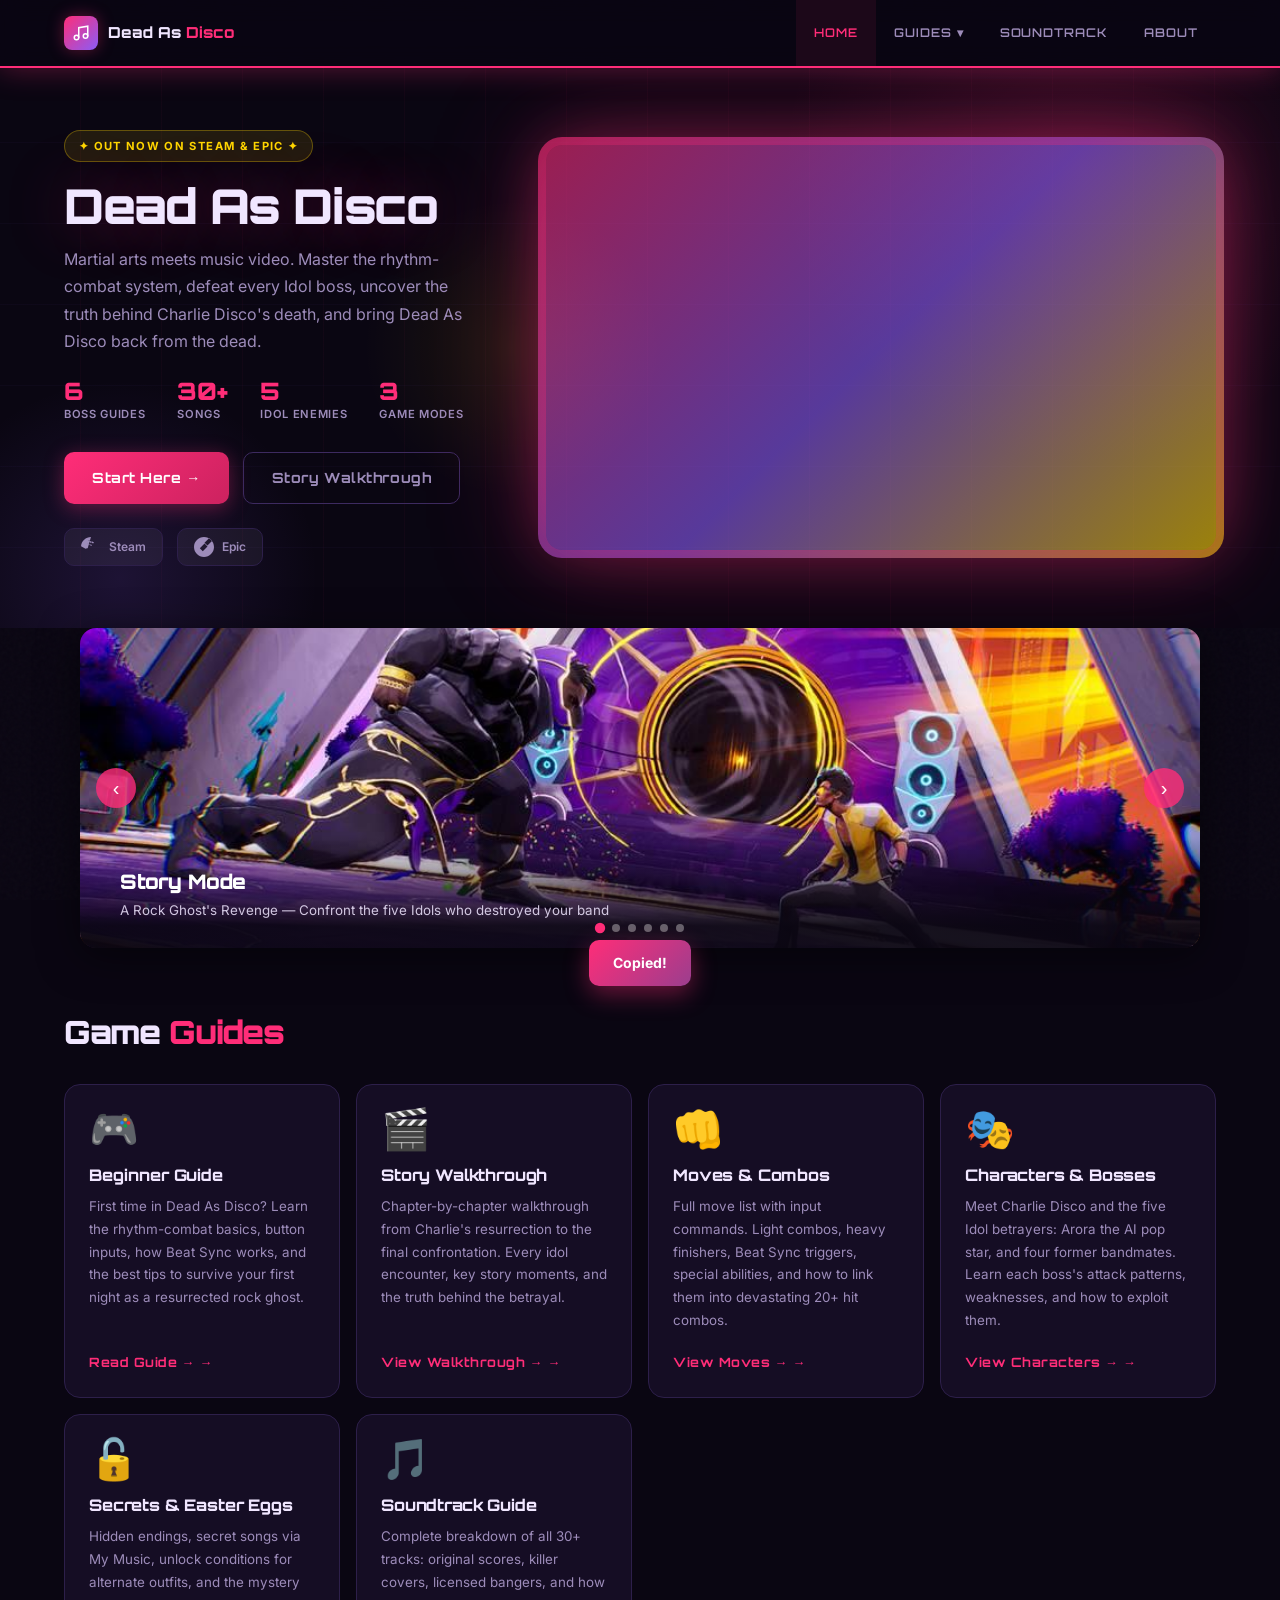
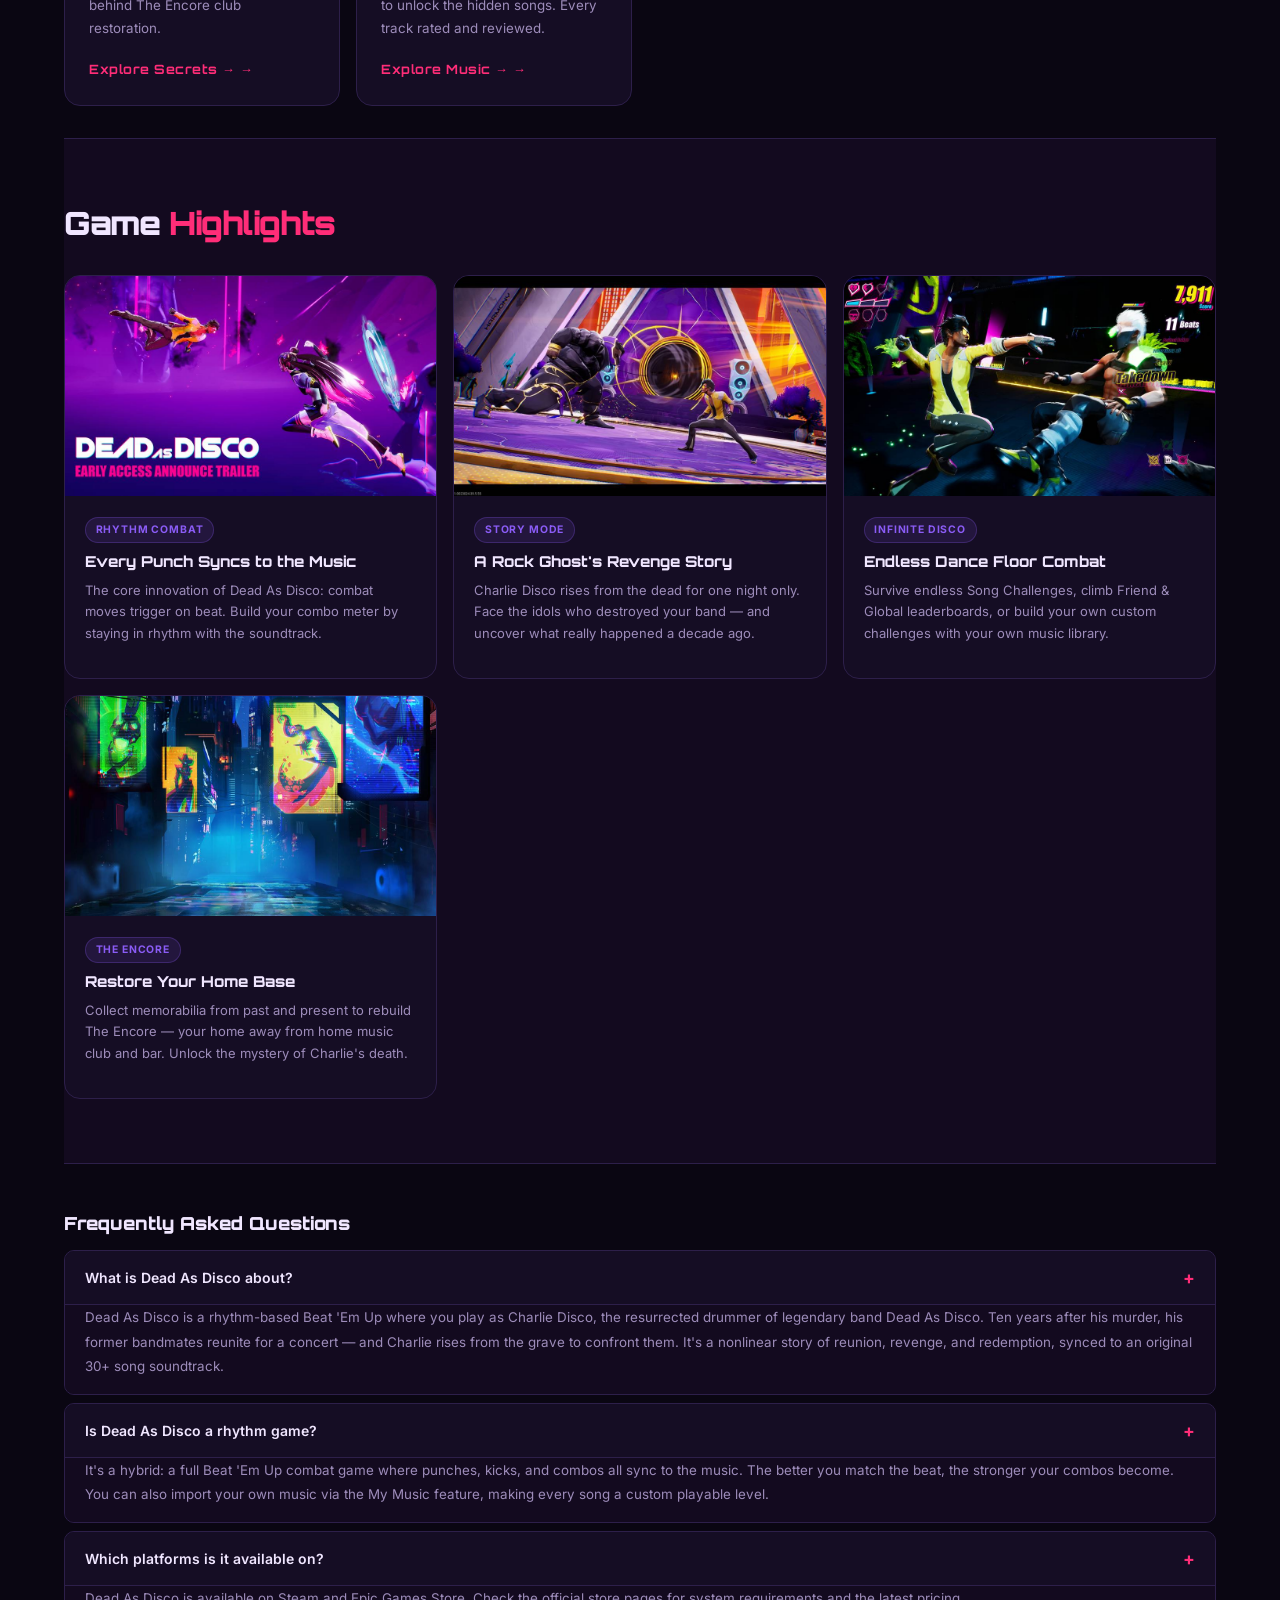
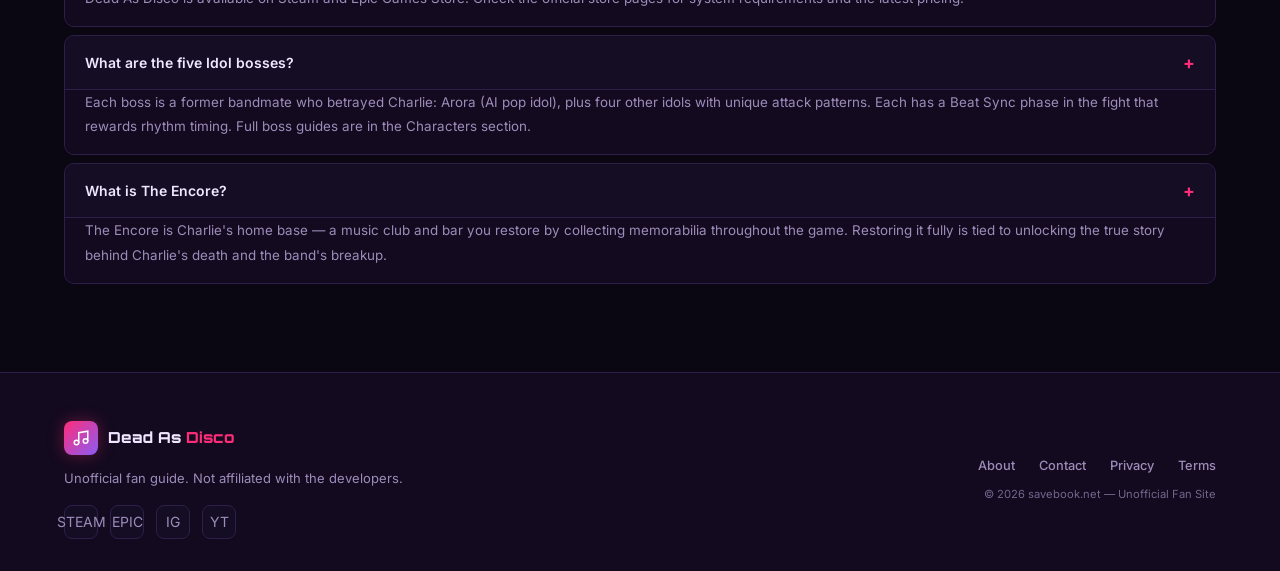
<file: index.html>
<!DOCTYPE html>
<html lang="en">
<head>
  <meta charset="UTF-8">
  <meta name="viewport" content="width=device-width, initial-scale=1.0">
  <title>Dead As Disco Guide — Out Now! Walkthrough, Moves & More</title>
  <meta name="description" content="Complete guide to Dead As Disco. Master combos, beat every Idol boss, unlock the full story, and dominate Infinite Disco mode. 30+ songs covered.">
  <meta name="theme-color" content="#0a0612">
  <meta name="robots" content="index, follow">
  <link rel="icon" type="image/svg+xml" href="favicon.svg">
  <link rel="stylesheet" href="css/style.css">
  <script type="application/ld+json">
  {
    "@context": "https://schema.org",
    "@type": "WebSite",
    "name": "Dead As Disco Guide",
    "url": "https://deadasdiscoguide.com/",
    "description": "Official fan guide for Dead As Disco — walkthrough, combos, characters, soundtrack"
  }
  </script>
</head>
<body>
  <header class="header">
    <div class="header-inner">
      <a href="index.html" class="logo">
        <div class="logo-icon">
          <svg width="18" height="18" viewBox="0 0 24 24" fill="none"><path d="M9 18V5l12-2v13" stroke="#fff" stroke-width="2" stroke-linecap="round"/><circle cx="6" cy="18" r="3" stroke="#fff" stroke-width="2"/><circle cx="18" cy="16" r="3" stroke="#fff" stroke-width="2"/></svg>
        </div>
        <span class="logo-name">Dead As <span>Disco</span></span>
      </a>
      <nav class="nav-desktop">
        <ul>
          <li><a href="index.html" class="active">Home</a></li>
          <li>
            <a href="pages/guides/index.html">Guides ▾</a>
            <ul class="dropdown">
              <li><a href="pages/guides/beginner.html">Beginner Guide</a></li>
              <li><a href="pages/guides/walkthrough.html">Story Walkthrough</a></li>
              <li><a href="pages/guides/moves.html">Moves & Combos</a></li>
              <li><a href="pages/guides/characters.html">Characters</a></li>
              <li><a href="pages/guides/secrets.html">Secrets & Easter Eggs</a></li>
            </ul>
          </li>
          <li><a href="pages/soundtrack.html">Soundtrack</a></li>
          <li><a href="pages/about.html">About</a></li>
        </ul>
      </nav>
      <button class="hamburger" aria-label="Menu">
        <span></span><span></span><span></span>
      </button>
    </div>
  </header>

  <section class="hero">
    <div class="hero-bg-graphics">
      <div class="hero-circle circle-1"></div>
      <div class="hero-circle circle-2"></div>
      <div class="hero-circle circle-3"></div>
      <div class="hero-lines"></div>
    </div>
    <div class="hero-content container">
      <div class="hero-left">
        <div class="hero-badge">✦ Out Now on Steam &amp; Epic ✦</div>
        <h1 class="hero-title">
          <span class="line1">Dead As Disco</span>
        </h1>
        <p class="hero-tagline">Martial arts meets music video. Master the rhythm-combat system, defeat every Idol boss, uncover the truth behind Charlie Disco's death, and bring Dead As Disco back from the dead.</p>
        <div class="stats-row">
          <div class="stat-item">
            <span class="stat-number">6</span>
            <span class="stat-label">Boss Guides</span>
          </div>
          <div class="stat-item">
            <span class="stat-number">30+</span>
            <span class="stat-label">Songs</span>
          </div>
          <div class="stat-item">
            <span class="stat-number">5</span>
            <span class="stat-label">Idol Enemies</span>
          </div>
          <div class="stat-item">
            <span class="stat-number">3</span>
            <span class="stat-label">Game Modes</span>
          </div>
        </div>
        <div class="hero-cta">
          <a href="pages/guides/beginner.html" class="btn btn-primary">Start Here →</a>
          <a href="pages/guides/walkthrough.html" class="btn btn-outline">Story Walkthrough</a>
        </div>
        <div class="hero-store-badges">
          <a href="https://store.steampowered.com/app/3404260" target="_blank" rel="noopener" class="store-badge">
            <svg width="20" height="20" viewBox="0 0 24 24" fill="currentColor"><path d="M11.979 0C5.678 0 .527 4.9.044 11.037l5.405 3.053c.545-.371 1.203-.59 1.912-.59.229 0 .452.018.672.053L11.979 0zM7.271 7.513c.817 0 1.586.104 2.297.311L7.271 7.513zM8.68 3.555l4.392 2.483c-.488.31-.957.668-1.408 1.072L8.68 3.555zm4.299 1.651l2.665 1.504c-.381.381-.779.739-1.191 1.073l-1.474-.832V5.206zm-2.665 4.307l2.458 1.387c.046-.514.073-1.036.073-1.562L8.68 8.68 10.314 9.513z"/></svg>
            <span>Steam</span>
          </a>
          <a href="https://store.epicgames.com/p/dead-as-disco-de4d9d" target="_blank" rel="noopener" class="store-badge epic">
            <svg width="20" height="20" viewBox="0 0 24 24" fill="currentColor"><path d="M12 0C5.373 0 0 5.373 0 12s5.373 12 12 12 12-5.373 12-12S18.627 0 12 0zm-1.467 17.013l-3.528-3.528 5.645-5.645 3.527 3.527-5.644 5.646zm5.645-6.723l-3.527-3.527 5.645-5.645 3.528 3.528-5.646 5.644z"/></svg>
            <span>Epic</span>
          </a>
        </div>
      </div>
      <div class="hero-right">
        <div class="hero-video-wrapper">
          <iframe width="720" height="405" src="https://www.youtube.com/embed/kJO-ernbFps" title="Dead As Disco Gameplay" frameborder="0" allow="accelerometer; autoplay; clipboard-write; encrypted-media; gyroscope; picture-in-picture" allowfullscreen style="border-radius: var(--radius-lg); box-shadow: 0 0 60px var(--accent-glow), 0 0 120px rgba(255,45,120,0.3); max-width: 100%; display:block;"></iframe>
        </div>
      </div>
    </div>
  </section>

  <section class="hero-carousel" aria-label="Featured Screenshots">
    <div class="carousel-track">
      <div class="carousel-slide active">
        <img src="images/story-screenshot.jpg" alt="Story Mode" loading="eager" class="carousel-img">
        <div class="carousel-caption">
          <h2>Story Mode</h2>
          <p>A Rock Ghost's Revenge — Confront the five Idols who destroyed your band</p>
        </div>
      </div>
      <div class="carousel-slide">
        <img src="images/infinite-screenshot.jpg" alt="Infinite Disco" loading="eager" class="carousel-img">
        <div class="carousel-caption">
          <h2>Infinite Disco</h2>
          <p>Endless dance floor combat across dozens of Song Challenges</p>
        </div>
      </div>
      <div class="carousel-slide">
        <img src="images/game-trailer.jpg" alt="Rhythm Combat" loading="eager" class="carousel-img">
        <div class="carousel-caption">
          <h2>Rhythm Combat</h2>
          <p>Every punch syncs to the music — master the beat, own the fight</p>
        </div>
      </div>
      <div class="carousel-slide">
        <img src="images/untitled-3.jpg" alt="The Encore" loading="eager" class="carousel-img">
        <div class="carousel-caption">
          <h2>The Encore</h2>
          <p>Restore your home music club and uncover the truth behind Charlie's death</p>
        </div>
      </div>
      <div class="carousel-slide">
        <img src="images/roadmap.jpg" alt="Roadmap 2026" loading="eager" class="carousel-img">
        <div class="carousel-caption">
          <h2>Roadmap 2026</h2>
          <p>New content, seasonal events, and exclusive rewards coming soon</p>
        </div>
      </div>
      <div class="carousel-slide">
        <img src="images/feature-video-bg.jpg" alt="Martial Arts + Music" loading="eager" class="carousel-img">
        <div class="carousel-caption">
          <h2>Martial Arts + Music</h2>
          <p>Martial arts meets music video — a playable MV experience</p>
        </div>
      </div>
    </div>
    <button class="carousel-btn prev" onclick="moveSlide(-1)" aria-label="Previous">&#8249;</button>
    <button class="carousel-btn next" onclick="moveSlide(1)" aria-label="Next">&#8250;</button>
    <div class="carousel-dots">
      <span class="dot active" onclick="goToSlide(0)"></span>
      <span class="dot" onclick="goToSlide(1)"></span>
      <span class="dot" onclick="goToSlide(2)"></span>
      <span class="dot" onclick="goToSlide(3)"></span>
      <span class="dot" onclick="goToSlide(4)"></span>
      <span class="dot" onclick="goToSlide(5)"></span>
    </div>
  </section>

  <main class="main-content">
    <div class="container">
      <section class="featured-guides">
        <h2 class="section-title">Game <span>Guides</span></h2>
        <div class="guides-grid">
          <article class="guide-card">
            <div class="guide-card-icon">🎮</div>
            <h3>Beginner Guide</h3>
            <p>First time in Dead As Disco? Learn the rhythm-combat basics, button inputs, how Beat Sync works, and the best tips to survive your first night as a resurrected rock ghost.</p>
            <a href="pages/guides/beginner.html" class="guide-card-link">Read Guide →</a>
          </article>
          <article class="guide-card">
            <div class="guide-card-icon">🎬</div>
            <h3>Story Walkthrough</h3>
            <p>Chapter-by-chapter walkthrough from Charlie's resurrection to the final confrontation. Every idol encounter, key story moments, and the truth behind the betrayal.</p>
            <a href="pages/guides/walkthrough.html" class="guide-card-link">View Walkthrough →</a>
          </article>
          <article class="guide-card">
            <div class="guide-card-icon">👊</div>
            <h3>Moves &amp; Combos</h3>
            <p>Full move list with input commands. Light combos, heavy finishers, Beat Sync triggers, special abilities, and how to link them into devastating 20+ hit combos.</p>
            <a href="pages/guides/moves.html" class="guide-card-link">View Moves →</a>
          </article>
          <article class="guide-card">
            <div class="guide-card-icon">🎭</div>
            <h3>Characters &amp; Bosses</h3>
            <p>Meet Charlie Disco and the five Idol betrayers: Arora the AI pop star, and four former bandmates. Learn each boss's attack patterns, weaknesses, and how to exploit them.</p>
            <a href="pages/guides/characters.html" class="guide-card-link">View Characters →</a>
          </article>
          <article class="guide-card">
            <div class="guide-card-icon">🔓</div>
            <h3>Secrets &amp; Easter Eggs</h3>
            <p>Hidden endings, secret songs via My Music, unlock conditions for alternate outfits, and the mystery behind The Encore club restoration.</p>
            <a href="pages/guides/secrets.html" class="guide-card-link">Explore Secrets →</a>
          </article>
          <article class="guide-card">
            <div class="guide-card-icon">🎵</div>
            <h3>Soundtrack Guide</h3>
            <p>Complete breakdown of all 30+ tracks: original scores, killer covers, licensed bangers, and how to unlock the hidden songs. Every track rated and reviewed.</p>
            <a href="pages/soundtrack.html" class="guide-card-link">Explore Music →</a>
          </article>
        </div>
      </section>

      <section class="featured-section mt-2">
        <h2 class="section-title">Game <span>Highlights</span></h2>
        <div class="feature-grid">
          <a href="pages/guides/moves.html" class="feature-card">
            <img src="images/game-trailer.jpg" alt="Dead As Disco Gameplay" class="feature-img" loading="lazy">
            <div class="feature-body">
              <span class="feature-tag">Rhythm Combat</span>
              <h3>Every Punch Syncs to the Music</h3>
              <p>The core innovation of Dead As Disco: combat moves trigger on beat. Build your combo meter by staying in rhythm with the soundtrack.</p>
            </div>
          </a>
          <a href="pages/guides/walkthrough.html" class="feature-card">
            <img src="images/story-screenshot.jpg" alt="Charlie Disco" class="feature-img" loading="lazy">
            <div class="feature-body">
              <span class="feature-tag">Story Mode</span>
              <h3>A Rock Ghost's Revenge Story</h3>
              <p>Charlie Disco rises from the dead for one night only. Face the idols who destroyed your band — and uncover what really happened a decade ago.</p>
            </div>
          </a>
          <a href="pages/guides/secrets.html" class="feature-card">
            <img src="images/infinite-screenshot.jpg" alt="Infinite Disco Mode" class="feature-img" loading="lazy">
            <div class="feature-body">
              <span class="feature-tag">Infinite Disco</span>
              <h3>Endless Dance Floor Combat</h3>
              <p>Survive endless Song Challenges, climb Friend &amp; Global leaderboards, or build your own custom challenges with your own music library.</p>
            </div>
          </a>
          <a href="pages/guides/secrets.html" class="feature-card">
            <img src="images/feature-video-bg.jpg" alt="The Encore Club" class="feature-img" loading="lazy">
            <div class="feature-body">
              <span class="feature-tag">The Encore</span>
              <h3>Restore Your Home Base</h3>
              <p>Collect memorabilia from past and present to rebuild The Encore — your home away from home music club and bar. Unlock the mystery of Charlie's death.</p>
            </div>
          </a>
        </div>
      </section>

      <section class="faq-section">
        <h2 class="faq-title">Frequently Asked Questions</h2>
        <div class="faq-item">
          <button class="faq-question" onclick="this.parentElement.classList.toggle('open')">
            What is Dead As Disco about?
            <span class="faq-icon">+</span>
          </button>
          <div class="faq-answer">
            Dead As Disco is a rhythm-based Beat 'Em Up where you play as Charlie Disco, the resurrected drummer of legendary band Dead As Disco. Ten years after his murder, his former bandmates reunite for a concert — and Charlie rises from the grave to confront them. It's a nonlinear story of reunion, revenge, and redemption, synced to an original 30+ song soundtrack.
          </div>
        </div>
        <div class="faq-item">
          <button class="faq-question" onclick="this.parentElement.classList.toggle('open')">
            Is Dead As Disco a rhythm game?
            <span class="faq-icon">+</span>
          </button>
          <div class="faq-answer">
            It's a hybrid: a full Beat 'Em Up combat game where punches, kicks, and combos all sync to the music. The better you match the beat, the stronger your combos become. You can also import your own music via the My Music feature, making every song a custom playable level.
          </div>
        </div>
        <div class="faq-item">
          <button class="faq-question" onclick="this.parentElement.classList.toggle('open')">
            Which platforms is it available on?
            <span class="faq-icon">+</span>
          </button>
          <div class="faq-answer">
            Dead As Disco is available on Steam and Epic Games Store. Check the official store pages for system requirements and the latest pricing.
          </div>
        </div>
        <div class="faq-item">
          <button class="faq-question" onclick="this.parentElement.classList.toggle('open')">
            What are the five Idol bosses?
            <span class="faq-icon">+</span>
          </button>
          <div class="faq-answer">
            Each boss is a former bandmate who betrayed Charlie: Arora (AI pop idol), plus four other idols with unique attack patterns. Each has a Beat Sync phase in the fight that rewards rhythm timing. Full boss guides are in the Characters section.
          </div>
        </div>
        <div class="faq-item">
          <button class="faq-question" onclick="this.parentElement.classList.toggle('open')">
            What is The Encore?
            <span class="faq-icon">+</span>
          </button>
          <div class="faq-answer">
            The Encore is Charlie's home base — a music club and bar you restore by collecting memorabilia throughout the game. Restoring it fully is tied to unlocking the true story behind Charlie's death and the band's breakup.
          </div>
        </div>
      </section>
    </div>
  </main>

  <footer class="footer">
    <div class="container">
      <div style="display:flex;justify-content:space-between;align-items:center;flex-wrap:wrap;gap:1.5rem;">
        <div class="footer-brand" style="flex:1;min-width:200px;">
          <a href="index.html" class="logo">
            <div class="logo-icon">
              <svg width="18" height="18" viewBox="0 0 24 24" fill="none"><path d="M9 18V5l12-2v13" stroke="#fff" stroke-width="2" stroke-linecap="round"/><circle cx="6" cy="18" r="3" stroke="#fff" stroke-width="2"/><circle cx="18" cy="16" r="3" stroke="#fff" stroke-width="2"/></svg>
            </div>
            <span class="logo-name">Dead As <span>Disco</span></span>
          </a>
          <p style="margin-top:0.75rem;">Unofficial fan guide. Not affiliated with the developers.</p>
          <div class="social-links" style="margin-top:0.5rem;">
            <a href="https://store.steampowered.com/app/3404260" target="_blank" rel="noopener" class="social-link" title="Steam">STEAM</a>
            <a href="https://store.epicgames.com/p/dead-as-disco-de4d9d" target="_blank" rel="noopener" class="social-link" title="Epic">EPIC</a>
            <a href="https://instagram.com/deadasdiscogame" target="_blank" rel="noopener" class="social-link" title="Instagram">IG</a>
            <a href="https://www.youtube.com/@DeadAsDiscoGame" target="_blank" rel="noopener" class="social-link" title="YouTube">YT</a>
          </div>
        </div>
        <div style="display:flex;flex-direction:column;align-items:flex-end;gap:0.5rem;text-align:right;">
          <div style="display:flex;gap:1.5rem;">
            <a href="pages/about.html" style="color:var(--text-muted);font-size:0.8rem;font-weight:500;transition:color 200ms;" onmouseover="this.style.color='var(--accent)'" onmouseout="this.style.color='var(--text-muted)'">About</a>
            <a href="pages/contact.html" style="color:var(--text-muted);font-size:0.8rem;font-weight:500;transition:color 200ms;" onmouseover="this.style.color='var(--accent)'" onmouseout="this.style.color='var(--text-muted)'">Contact</a>
            <a href="pages/privacy.html" style="color:var(--text-muted);font-size:0.8rem;font-weight:500;transition:color 200ms;" onmouseover="this.style.color='var(--accent)'" onmouseout="this.style.color='var(--text-muted)'">Privacy</a>
            <a href="pages/terms.html" style="color:var(--text-muted);font-size:0.8rem;font-weight:500;transition:color 200ms;" onmouseover="this.style.color='var(--accent)'" onmouseout="this.style.color='var(--text-muted)'">Terms</a>
          </div>
          <span style="color:var(--text-muted);font-size:0.7rem;opacity:0.7;">© 2026 savebook.net — Unofficial Fan Site</span>
        </div>
      </div>
    </div>
  </footer>

  <div id="toast" class="toast">Copied!</div>
  <script>
  // Carousel functionality
  var currentSlide = 0;
  var slides = document.querySelectorAll('.carousel-slide');
  var dots = document.querySelectorAll('.dot');
  var totalSlides = slides.length;
  var autoPlayInterval;

  function goToSlide(index) {
    slides[currentSlide].classList.remove('active');
    dots[currentSlide].classList.remove('active');
    currentSlide = index;
    if (currentSlide >= totalSlides) currentSlide = 0;
    if (currentSlide < 0) currentSlide = totalSlides - 1;
    slides[currentSlide].classList.add('active');
    dots[currentSlide].classList.add('active');
  }

  function moveSlide(direction) {
    goToSlide(currentSlide + direction);
  }

  function startAutoPlay() {
    autoPlayInterval = setInterval(function() {
      moveSlide(1);
    }, 5000);
  }

  function stopAutoPlay() {
    clearInterval(autoPlayInterval);
  }

  // Initialize dots click handlers
  dots.forEach(function(dot, index) {
    dot.addEventListener('click', function() {
      goToSlide(index);
      stopAutoPlay();
      startAutoPlay();
    });
  });

  // Start autoplay
  startAutoPlay();

  // FAQ accordion
  document.querySelectorAll('.faq-question').forEach(function(btn) {
    btn.addEventListener('click', function() {
      var item = this.parentElement;
      item.classList.toggle('open');
    });
  });
  </script>
  <script async src="https://pagead2.googlesyndication.com/pagead/js/adsbygoogle.js?client=ca-pub-9420599375364457"
     crossorigin="anonymous"></script>
</body>
</html>
</file>
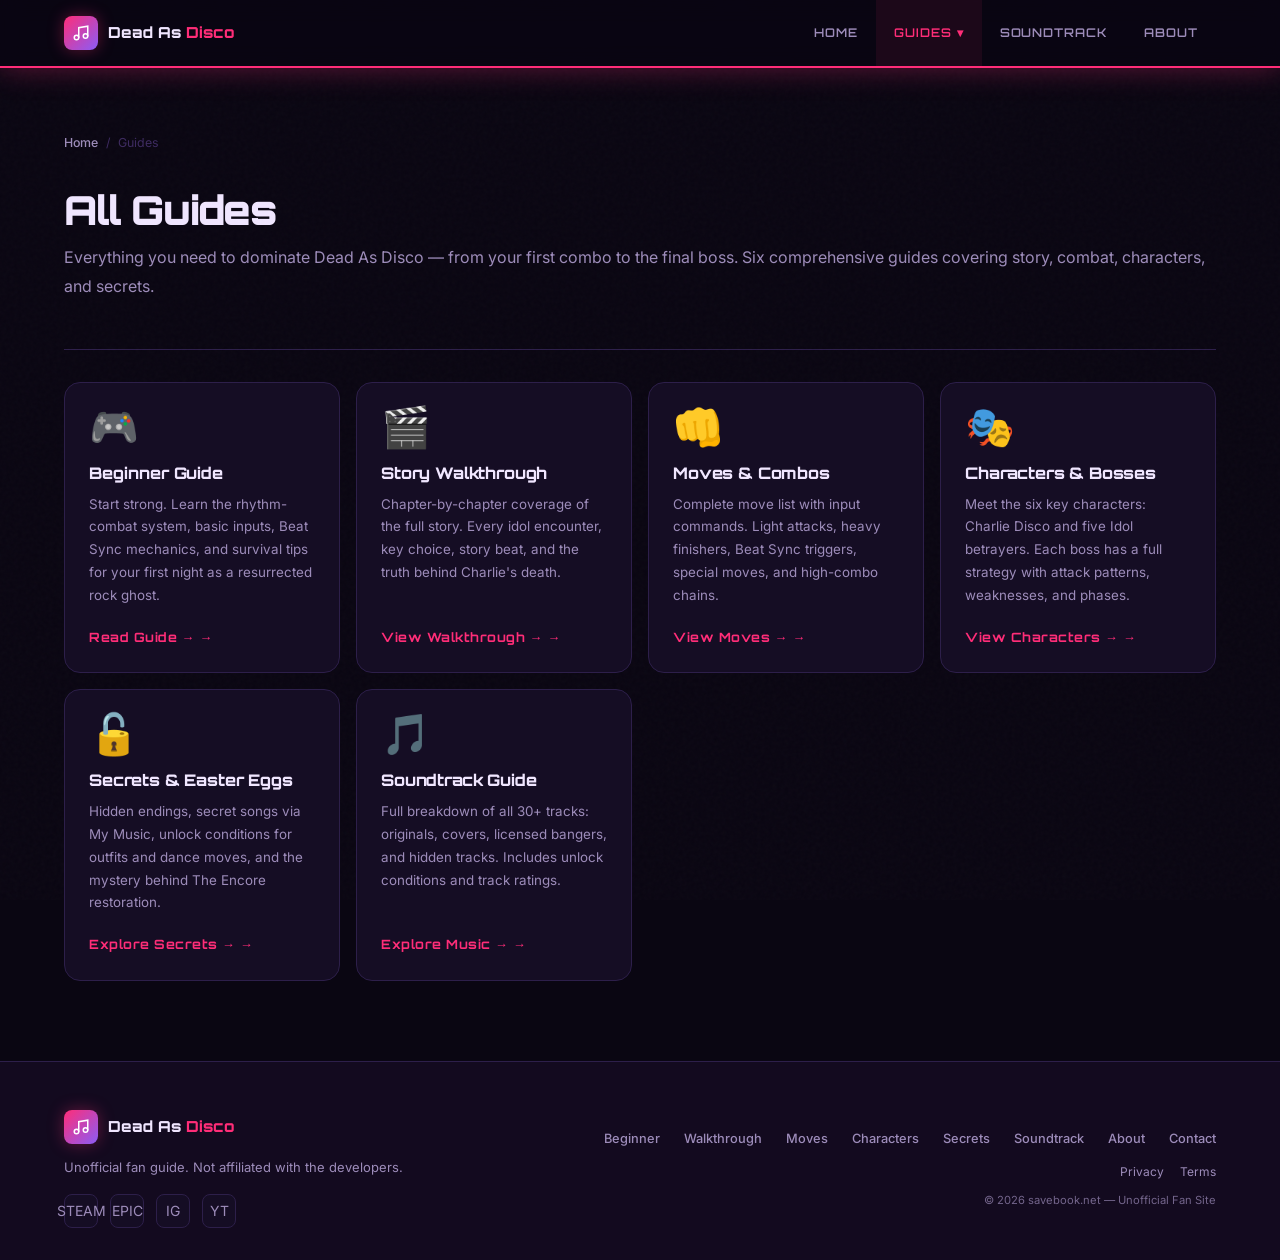
<file: pages/guides/index.html>
<!DOCTYPE html>
<html lang="en">
<head>
  <meta charset="UTF-8">
  <meta name="viewport" content="width=device-width, initial-scale=1.0">
  <title>All Guides — Dead As Disco Guide</title>
  <meta name="description" content="Browse all Dead As Disco guides: beginner tips, story walkthrough, move lists, boss strategies, secrets, and soundtrack info.">
  <link rel="icon" type="image/svg+xml" href="../../favicon.svg">
  <link rel="stylesheet" href="../../css/style.css">
</head>
<body>
  <header class="header">
    <div class="header-inner">
      <a href="../../index.html" class="logo">
        <div class="logo-icon">
          <svg width="18" height="18" viewBox="0 0 24 24" fill="none"><path d="M9 18V5l12-2v13" stroke="#fff" stroke-width="2" stroke-linecap="round"/><circle cx="6" cy="18" r="3" stroke="#fff" stroke-width="2"/><circle cx="18" cy="16" r="3" stroke="#fff" stroke-width="2"/></svg>
        </div>
        <span class="logo-name">Dead As <span>Disco</span></span>
      </a>
      <nav class="nav-desktop">
        <ul>
          <li><a href="../../index.html">Home</a></li>
          <li><a href="index.html" class="active">Guides ▾</a>
            <ul class="dropdown">
              <li><a href="beginner.html">Beginner Guide</a></li>
              <li><a href="walkthrough.html">Story Walkthrough</a></li>
              <li><a href="moves.html">Moves &amp; Combos</a></li>
              <li><a href="characters.html">Characters</a></li>
              <li><a href="secrets.html">Secrets &amp; Easter Eggs</a></li>
            </ul>
          </li>
          <li><a href="../soundtrack.html">Soundtrack</a></li>
          <li><a href="../about.html">About</a></li>
        </ul>
      </nav>
      <button class="hamburger" aria-label="Menu"><span></span><span></span><span></span></button>
    </div>
  </header>

  <main class="main-content">
    <div class="container">
      <div class="breadcrumb">
        <a href="../../index.html">Home</a> <span>/</span> <span>Guides</span>
      </div>

      <div class="tool-page-header">
        <h1 class="tool-page-title">All Guides</h1>
        <p class="lead">Everything you need to dominate Dead As Disco — from your first combo to the final boss. Six comprehensive guides covering story, combat, characters, and secrets.</p>
      </div>

      <div class="guides-grid" style="margin-top:2rem">
        <article class="guide-card">
          <div class="guide-card-icon">🎮</div>
          <h3>Beginner Guide</h3>
          <p>Start strong. Learn the rhythm-combat system, basic inputs, Beat Sync mechanics, and survival tips for your first night as a resurrected rock ghost.</p>
          <a href="beginner.html" class="guide-card-link">Read Guide →</a>
        </article>
        <article class="guide-card">
          <div class="guide-card-icon">🎬</div>
          <h3>Story Walkthrough</h3>
          <p>Chapter-by-chapter coverage of the full story. Every idol encounter, key choice, story beat, and the truth behind Charlie's death.</p>
          <a href="walkthrough.html" class="guide-card-link">View Walkthrough →</a>
        </article>
        <article class="guide-card">
          <div class="guide-card-icon">👊</div>
          <h3>Moves &amp; Combos</h3>
          <p>Complete move list with input commands. Light attacks, heavy finishers, Beat Sync triggers, special moves, and high-combo chains.</p>
          <a href="moves.html" class="guide-card-link">View Moves →</a>
        </article>
        <article class="guide-card">
          <div class="guide-card-icon">🎭</div>
          <h3>Characters &amp; Bosses</h3>
          <p>Meet the six key characters: Charlie Disco and five Idol betrayers. Each boss has a full strategy with attack patterns, weaknesses, and phases.</p>
          <a href="characters.html" class="guide-card-link">View Characters →</a>
        </article>
        <article class="guide-card">
          <div class="guide-card-icon">🔓</div>
          <h3>Secrets &amp; Easter Eggs</h3>
          <p>Hidden endings, secret songs via My Music, unlock conditions for outfits and dance moves, and the mystery behind The Encore restoration.</p>
          <a href="secrets.html" class="guide-card-link">Explore Secrets →</a>
        </article>
        <article class="guide-card">
          <div class="guide-card-icon">🎵</div>
          <h3>Soundtrack Guide</h3>
          <p>Full breakdown of all 30+ tracks: originals, covers, licensed bangers, and hidden tracks. Includes unlock conditions and track ratings.</p>
          <a href="../soundtrack.html" class="guide-card-link">Explore Music →</a>
        </article>
      </div>
    </div>
  </main>

  <footer class="footer">
    <div class="container">
      <div style="display:flex;justify-content:space-between;align-items:center;flex-wrap:wrap;gap:1.5rem;">
        <div class="footer-brand" style="flex:1;min-width:200px;">
          <a href="../../index.html" class="logo">
            <div class="logo-icon">
              <svg width="18" height="18" viewBox="0 0 24 24" fill="none"><path d="M9 18V5l12-2v13" stroke="#fff" stroke-width="2" stroke-linecap="round"/><circle cx="6" cy="18" r="3" stroke="#fff" stroke-width="2"/><circle cx="18" cy="16" r="3" stroke="#fff" stroke-width="2"/></svg>
            </div>
            <span class="logo-name">Dead As <span>Disco</span></span>
          </a>
          <p style="margin-top:0.75rem;">Unofficial fan guide. Not affiliated with the developers.</p>
          <div class="social-links" style="margin-top:0.5rem;">
            <a href="https://store.steampowered.com/app/3404260" target="_blank" rel="noopener" class="social-link" title="Steam">STEAM</a>
            <a href="https://store.epicgames.com/p/dead-as-disco-de4d9d" target="_blank" rel="noopener" class="social-link" title="Epic">EPIC</a>
            <a href="https://instagram.com/deadasdiscogame" target="_blank" rel="noopener" class="social-link" title="Instagram">IG</a>
            <a href="https://www.youtube.com/@DeadAsDiscoGame" target="_blank" rel="noopener" class="social-link" title="YouTube">YT</a>
          </div>
        </div>
        <div style="display:flex;flex-direction:column;align-items:flex-end;gap:0.5rem;text-align:right;">
          <div style="display:flex;gap:1.5rem;">
            <a href="beginner.html" style="color:var(--text-muted);font-size:0.8rem;font-weight:500;transition:color 200ms;" onmouseover="this.style.color='var(--accent)'" onmouseout="this.style.color='var(--text-muted)'">Beginner</a>
            <a href="walkthrough.html" style="color:var(--text-muted);font-size:0.8rem;font-weight:500;transition:color 200ms;" onmouseover="this.style.color='var(--accent)'" onmouseout="this.style.color='var(--text-muted)'">Walkthrough</a>
            <a href="moves.html" style="color:var(--text-muted);font-size:0.8rem;font-weight:500;transition:color 200ms;" onmouseover="this.style.color='var(--accent)'" onmouseout="this.style.color='var(--text-muted)'">Moves</a>
            <a href="characters.html" style="color:var(--text-muted);font-size:0.8rem;font-weight:500;transition:color 200ms;" onmouseover="this.style.color='var(--accent)'" onmouseout="this.style.color='var(--text-muted)'">Characters</a>
            <a href="secrets.html" style="color:var(--text-muted);font-size:0.8rem;font-weight:500;transition:color 200ms;" onmouseover="this.style.color='var(--accent)'" onmouseout="this.style.color='var(--text-muted)'">Secrets</a>
            <a href="../soundtrack.html" style="color:var(--text-muted);font-size:0.8rem;font-weight:500;transition:color 200ms;" onmouseover="this.style.color='var(--accent)'" onmouseout="this.style.color='var(--text-muted)'">Soundtrack</a>
            <a href="../about.html" style="color:var(--text-muted);font-size:0.8rem;font-weight:500;transition:color 200ms;" onmouseover="this.style.color='var(--accent)'" onmouseout="this.style.color='var(--text-muted)'">About</a>
            <a href="../contact.html" style="color:var(--text-muted);font-size:0.8rem;font-weight:500;transition:color 200ms;" onmouseover="this.style.color='var(--accent)'" onmouseout="this.style.color='var(--text-muted)'">Contact</a>
          </div>
          <div style="display:flex;gap:1rem;margin-top:0.25rem;">
            <a href="../privacy.html" style="color:var(--text-muted);font-size:0.75rem;transition:color 200ms;" onmouseover="this.style.color='var(--accent)'" onmouseout="this.style.color='var(--text-muted)'">Privacy</a>
            <a href="../terms.html" style="color:var(--text-muted);font-size:0.75rem;transition:color 200ms;" onmouseover="this.style.color='var(--accent)'" onmouseout="this.style.color='var(--text-muted)'">Terms</a>
          </div>
          <span style="color:var(--text-muted);font-size:0.7rem;opacity:0.7;">© 2026 savebook.net — Unofficial Fan Site</span>
        </div>
      </div>
    </div>
  </footer>
  <script async src="https://pagead2.googlesyndication.com/pagead/js/adsbygoogle.js?client=ca-pub-9420599375364457"
     crossorigin="anonymous"></script>
</body>
</html>
</file>
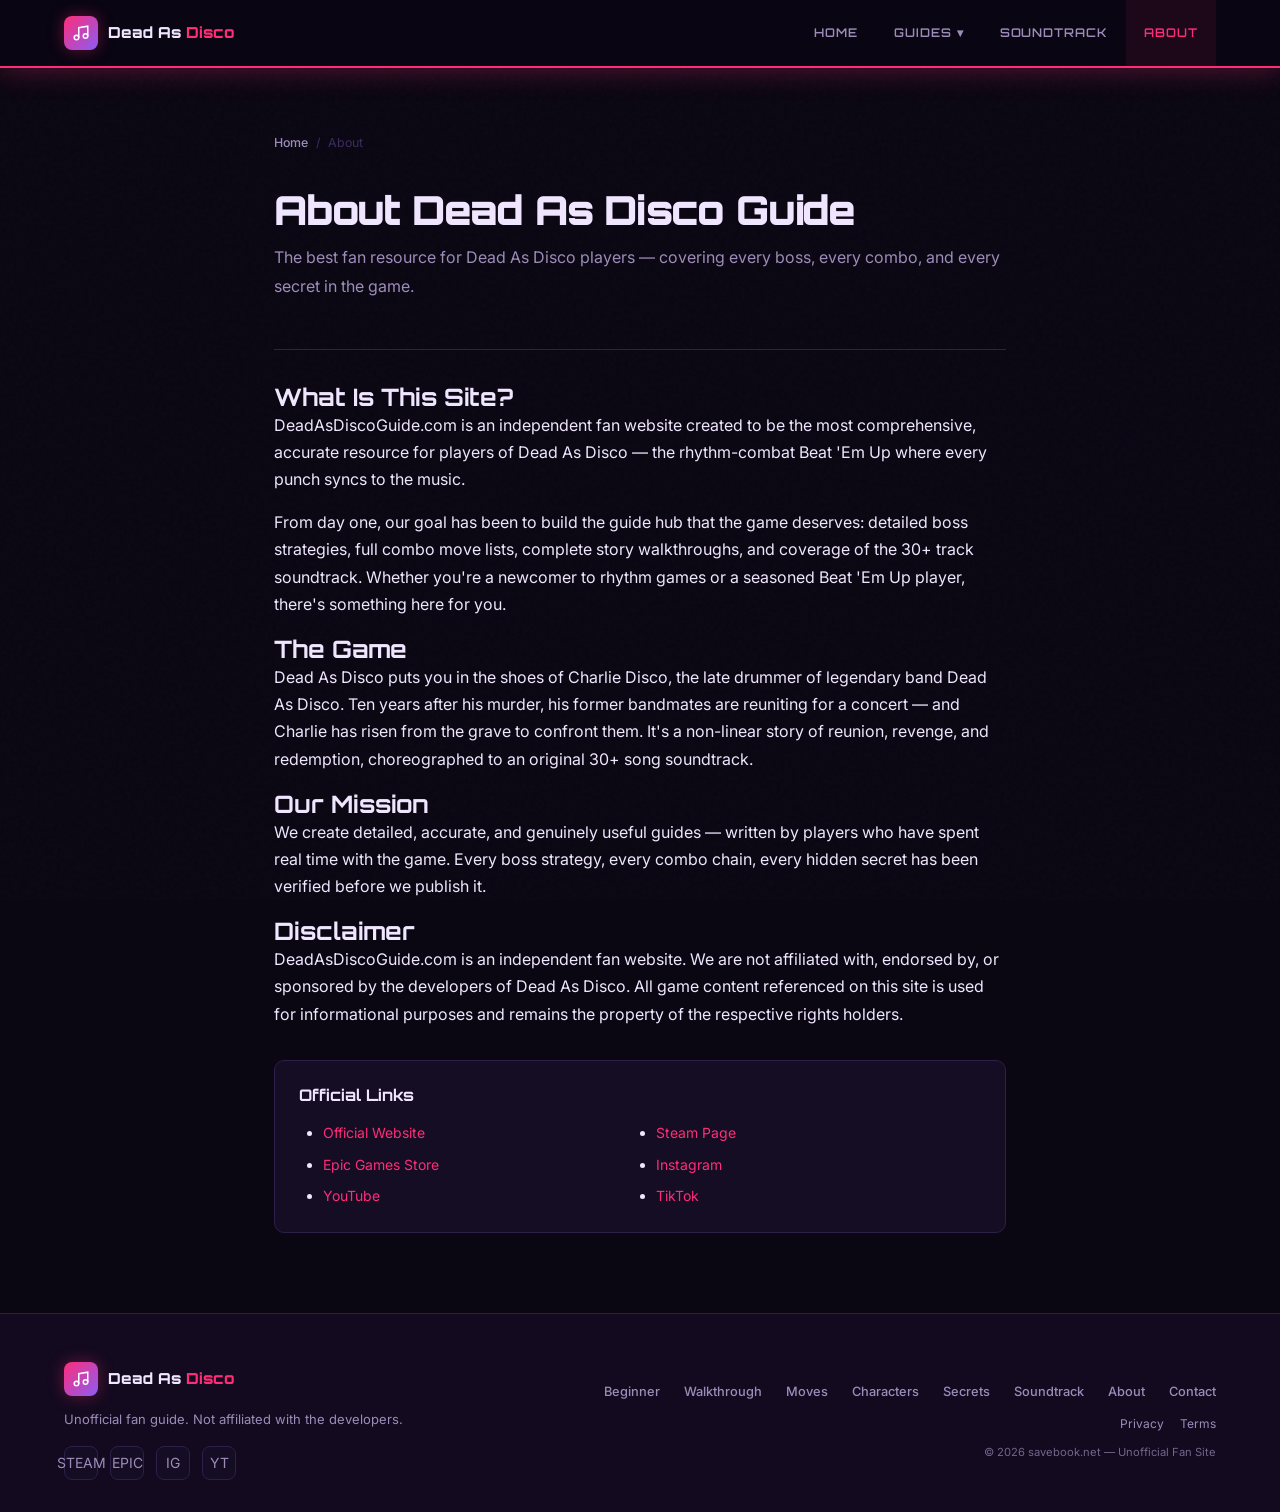
<file: pages/about.html>
<!DOCTYPE html>
<html lang="en">
<head>
  <meta charset="UTF-8">
  <meta name="viewport" content="width=device-width, initial-scale=1.0">
  <title>About — Dead As Disco Guide</title>
  <meta name="description" content="About Dead As Disco Guide — our mission, who we are, and how we create the best fan guide for Dead As Disco players.">
  <link rel="icon" type="image/svg+xml" href="../favicon.svg">
  <link rel="stylesheet" href="../css/style.css">
</head>
<body>
  <header class="header">
    <div class="header-inner">
      <a href="../index.html" class="logo">
        <div class="logo-icon">
          <svg width="18" height="18" viewBox="0 0 24 24" fill="none"><path d="M9 18V5l12-2v13" stroke="#fff" stroke-width="2" stroke-linecap="round"/><circle cx="6" cy="18" r="3" stroke="#fff" stroke-width="2"/><circle cx="18" cy="16" r="3" stroke="#fff" stroke-width="2"/></svg>
        </div>
        <span class="logo-name">Dead As <span>Disco</span></span>
      </a>
      <nav class="nav-desktop">
        <ul>
          <li><a href="../index.html">Home</a></li>
          <li><a href="guides/index.html">Guides ▾</a>
            <ul class="dropdown">
              <li><a href="guides/beginner.html">Beginner Guide</a></li>
              <li><a href="guides/walkthrough.html">Story Walkthrough</a></li>
              <li><a href="guides/moves.html">Moves &amp; Combos</a></li>
              <li><a href="guides/characters.html">Characters</a></li>
              <li><a href="guides/secrets.html">Secrets &amp; Easter Eggs</a></li>
            </ul>
          </li>
          <li><a href="soundtrack.html">Soundtrack</a></li>
          <li><a href="about.html" class="active">About</a></li>
        </ul>
      </nav>
      <button class="hamburger" aria-label="Menu"><span></span><span></span><span></span></button>
    </div>
  </header>

  <main class="main-content">
    <div class="container" style="max-width:780px">
      <div class="breadcrumb"><a href="../index.html">Home</a> <span>/</span> <span>About</span></div>

      <div class="tool-page-header">
        <h1 class="tool-page-title">About Dead As Disco Guide</h1>
        <p class="lead">The best fan resource for Dead As Disco players — covering every boss, every combo, and every secret in the game.</p>
      </div>

      <h2>What Is This Site?</h2>
      <p>DeadAsDiscoGuide.com is an independent fan website created to be the most comprehensive, accurate resource for players of Dead As Disco — the rhythm-combat Beat 'Em Up where every punch syncs to the music.</p>
      <p>From day one, our goal has been to build the guide hub that the game deserves: detailed boss strategies, full combo move lists, complete story walkthroughs, and coverage of the 30+ track soundtrack. Whether you're a newcomer to rhythm games or a seasoned Beat 'Em Up player, there's something here for you.</p>

      <h2>The Game</h2>
      <p>Dead As Disco puts you in the shoes of Charlie Disco, the late drummer of legendary band Dead As Disco. Ten years after his murder, his former bandmates are reuniting for a concert — and Charlie has risen from the grave to confront them. It's a non-linear story of reunion, revenge, and redemption, choreographed to an original 30+ song soundtrack.</p>

      <h2>Our Mission</h2>
      <p>We create detailed, accurate, and genuinely useful guides — written by players who have spent real time with the game. Every boss strategy, every combo chain, every hidden secret has been verified before we publish it.</p>

      <h2>Disclaimer</h2>
      <p>DeadAsDiscoGuide.com is an independent fan website. We are not affiliated with, endorsed by, or sponsored by the developers of Dead As Disco. All game content referenced on this site is used for informational purposes and remains the property of the respective rights holders.</p>

      <div style="margin-top:2rem; padding:1.5rem; background:var(--bg-card); border:1px solid var(--border); border-radius:10px;">
        <h3 style="margin-bottom:1rem; font-size:1rem">Official Links</h3>
        <ul style="list-style:disc; margin-left:1.5rem; display:grid; grid-template-columns:1fr 1fr; gap:0.5rem; font-size:0.875rem">
          <li><a href="https://deadasdisco.com" target="_blank" rel="noopener" style="color:var(--accent)">Official Website</a></li>
          <li><a href="https://store.steampowered.com/app/3404260" target="_blank" rel="noopener" style="color:var(--accent)">Steam Page</a></li>
          <li><a href="https://store.epicgames.com/p/dead-as-disco-de4d9d" target="_blank" rel="noopener" style="color:var(--accent)">Epic Games Store</a></li>
          <li><a href="https://instagram.com/deadasdiscogame" target="_blank" rel="noopener" style="color:var(--accent)">Instagram</a></li>
          <li><a href="https://www.youtube.com/@DeadAsDiscoGame" target="_blank" rel="noopener" style="color:var(--accent)">YouTube</a></li>
          <li><a href="https://www.tiktok.com/@dead.as.disco" target="_blank" rel="noopener" style="color:var(--accent)">TikTok</a></li>
        </ul>
      </div>
    </div>
  </main>

  <footer class="footer">
    <div class="container">
      <div style="display:flex;justify-content:space-between;align-items:center;flex-wrap:wrap;gap:1.5rem;">
        <div class="footer-brand" style="flex:1;min-width:200px;">
          <a href="../index.html" class="logo">
            <div class="logo-icon">
              <svg width="18" height="18" viewBox="0 0 24 24" fill="none"><path d="M9 18V5l12-2v13" stroke="#fff" stroke-width="2" stroke-linecap="round"/><circle cx="6" cy="18" r="3" stroke="#fff" stroke-width="2"/><circle cx="18" cy="16" r="3" stroke="#fff" stroke-width="2"/></svg>
            </div>
            <span class="logo-name">Dead As <span>Disco</span></span>
          </a>
          <p style="margin-top:0.75rem;">Unofficial fan guide. Not affiliated with the developers.</p>
          <div class="social-links" style="margin-top:0.5rem;">
            <a href="https://store.steampowered.com/app/3404260" target="_blank" rel="noopener" class="social-link" title="Steam">STEAM</a>
            <a href="https://store.epicgames.com/p/dead-as-disco-de4d9d" target="_blank" rel="noopener" class="social-link" title="Epic">EPIC</a>
            <a href="https://instagram.com/deadasdiscogame" target="_blank" rel="noopener" class="social-link" title="Instagram">IG</a>
            <a href="https://www.youtube.com/@DeadAsDiscoGame" target="_blank" rel="noopener" class="social-link" title="YouTube">YT</a>
          </div>
        </div>
        <div style="display:flex;flex-direction:column;align-items:flex-end;gap:0.5rem;text-align:right;">
          <div style="display:flex;gap:1.5rem;">
            <a href="guides/beginner.html" style="color:var(--text-muted);font-size:0.8rem;font-weight:500;transition:color 200ms;" onmouseover="this.style.color='var(--accent)'" onmouseout="this.style.color='var(--text-muted)'">Beginner</a>
            <a href="guides/walkthrough.html" style="color:var(--text-muted);font-size:0.8rem;font-weight:500;transition:color 200ms;" onmouseover="this.style.color='var(--accent)'" onmouseout="this.style.color='var(--text-muted)'">Walkthrough</a>
            <a href="guides/moves.html" style="color:var(--text-muted);font-size:0.8rem;font-weight:500;transition:color 200ms;" onmouseover="this.style.color='var(--accent)'" onmouseout="this.style.color='var(--text-muted)'">Moves</a>
            <a href="guides/characters.html" style="color:var(--text-muted);font-size:0.8rem;font-weight:500;transition:color 200ms;" onmouseover="this.style.color='var(--accent)'" onmouseout="this.style.color='var(--text-muted)'">Characters</a>
            <a href="guides/secrets.html" style="color:var(--text-muted);font-size:0.8rem;font-weight:500;transition:color 200ms;" onmouseover="this.style.color='var(--accent)'" onmouseout="this.style.color='var(--text-muted)'">Secrets</a>
            <a href="soundtrack.html" style="color:var(--text-muted);font-size:0.8rem;font-weight:500;transition:color 200ms;" onmouseover="this.style.color='var(--accent)'" onmouseout="this.style.color='var(--text-muted)'">Soundtrack</a>
            <a href="about.html" style="color:var(--text-muted);font-size:0.8rem;font-weight:500;transition:color 200ms;" onmouseover="this.style.color='var(--accent)'" onmouseout="this.style.color='var(--text-muted)'">About</a>
            <a href="contact.html" style="color:var(--text-muted);font-size:0.8rem;font-weight:500;transition:color 200ms;" onmouseover="this.style.color='var(--accent)'" onmouseout="this.style.color='var(--text-muted)'">Contact</a>
          </div>
          <div style="display:flex;gap:1rem;margin-top:0.25rem;">
            <a href="privacy.html" style="color:var(--text-muted);font-size:0.75rem;transition:color 200ms;" onmouseover="this.style.color='var(--accent)'" onmouseout="this.style.color='var(--text-muted)'">Privacy</a>
            <a href="terms.html" style="color:var(--text-muted);font-size:0.75rem;transition:color 200ms;" onmouseover="this.style.color='var(--accent)'" onmouseout="this.style.color='var(--text-muted)'">Terms</a>
          </div>
          <span style="color:var(--text-muted);font-size:0.7rem;opacity:0.7;">© 2026 savebook.net — Unofficial Fan Site</span>
        </div>
      </div>
    </div>
  </footer>
  <script async src="https://pagead2.googlesyndication.com/pagead/js/adsbygoogle.js?client=ca-pub-9420599375364457"
     crossorigin="anonymous"></script>
</body>
</html>
</file>
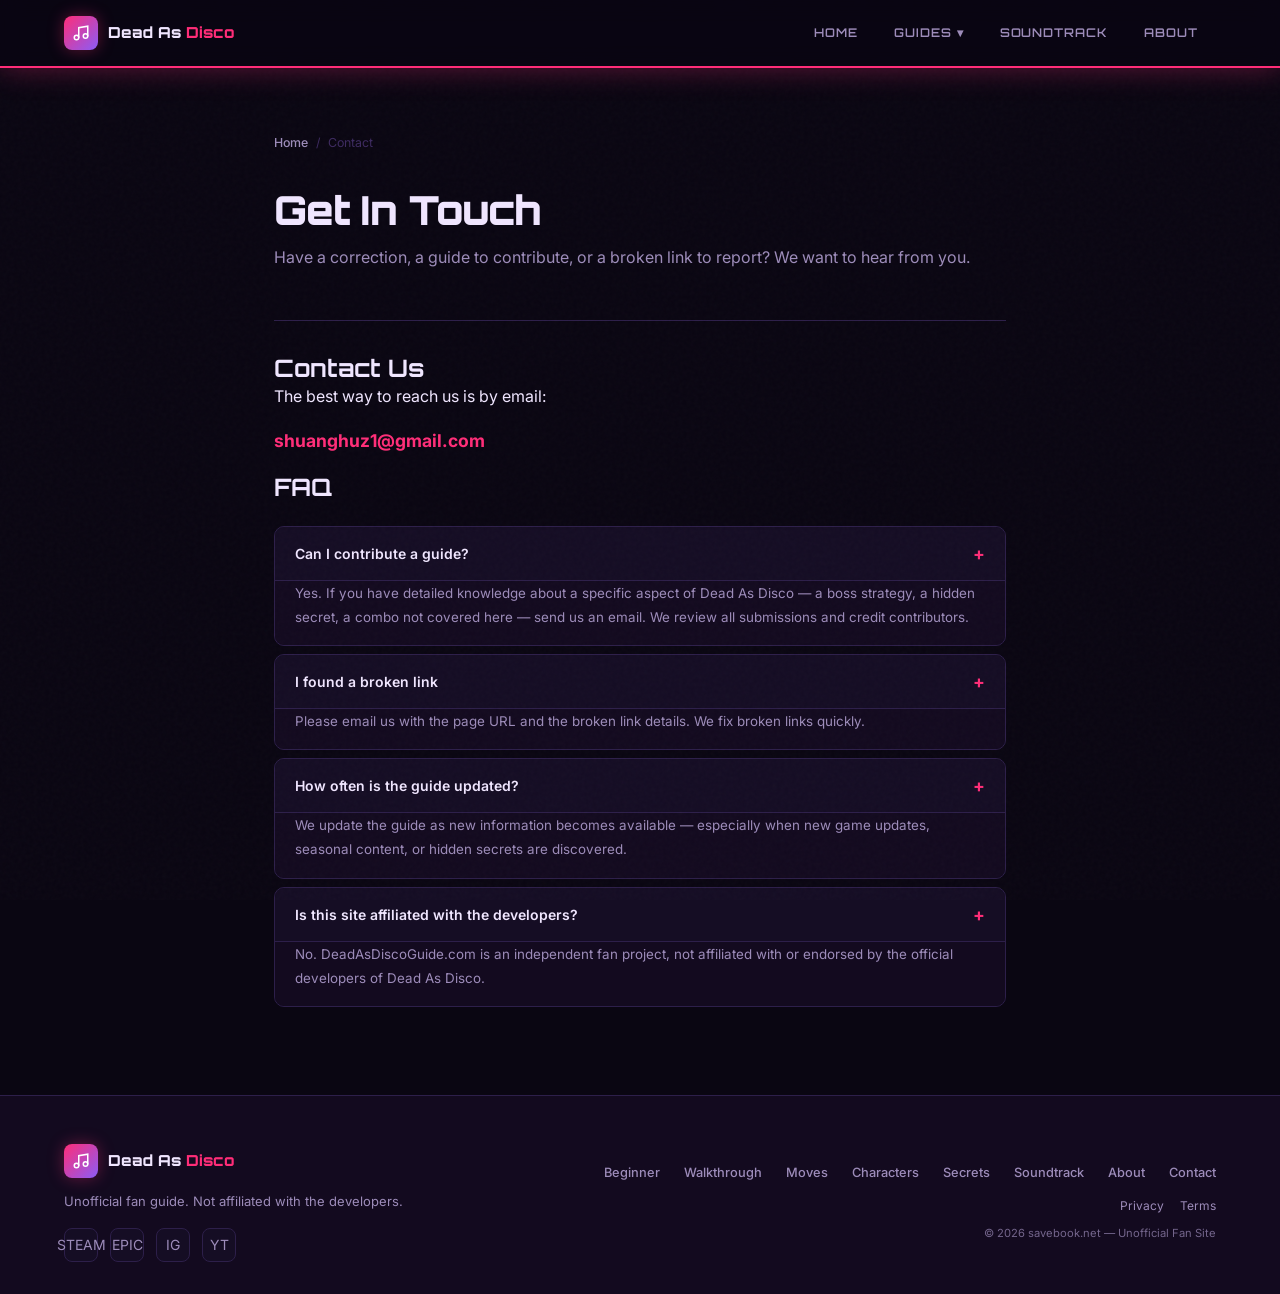
<file: pages/contact.html>
<!DOCTYPE html>
<html lang="en">
<head>
  <meta charset="UTF-8">
  <meta name="viewport" content="width=device-width, initial-scale=1.0">
  <title>Contact — Dead As Disco Guide</title>
  <meta name="description" content="Get in touch with the Dead As Disco Guide team. Send corrections, contribute guides, or report broken links.">
  <link rel="icon" type="image/svg+xml" href="../favicon.svg">
  <link rel="stylesheet" href="../css/style.css">
</head>
<body>
  <header class="header">
    <div class="header-inner">
      <a href="../index.html" class="logo">
        <div class="logo-icon">
          <svg width="18" height="18" viewBox="0 0 24 24" fill="none"><path d="M9 18V5l12-2v13" stroke="#fff" stroke-width="2" stroke-linecap="round"/><circle cx="6" cy="18" r="3" stroke="#fff" stroke-width="2"/><circle cx="18" cy="16" r="3" stroke="#fff" stroke-width="2"/></svg>
        </div>
        <span class="logo-name">Dead As <span>Disco</span></span>
      </a>
      <nav class="nav-desktop">
        <ul>
          <li><a href="../index.html">Home</a></li>
          <li><a href="guides/index.html">Guides ▾</a>
            <ul class="dropdown">
              <li><a href="guides/beginner.html">Beginner Guide</a></li>
              <li><a href="guides/walkthrough.html">Story Walkthrough</a></li>
              <li><a href="guides/moves.html">Moves &amp; Combos</a></li>
              <li><a href="guides/characters.html">Characters</a></li>
              <li><a href="guides/secrets.html">Secrets &amp; Easter Eggs</a></li>
            </ul>
          </li>
          <li><a href="soundtrack.html">Soundtrack</a></li>
          <li><a href="about.html">About</a></li>
        </ul>
      </nav>
      <button class="hamburger" aria-label="Menu"><span></span><span></span><span></span></button>
    </div>
  </header>

  <main class="main-content">
    <div class="container" style="max-width:780px">
      <div class="breadcrumb"><a href="../index.html">Home</a> <span>/</span> <span>Contact</span></div>

      <div class="tool-page-header">
        <h1 class="tool-page-title">Get In Touch</h1>
        <p class="lead">Have a correction, a guide to contribute, or a broken link to report? We want to hear from you.</p>
      </div>

      <h2>Contact Us</h2>
      <p>The best way to reach us is by email:</p>
      <p style="font-size:1.1rem; font-weight:700; color:var(--accent); margin:1rem 0">shuanghuz1@gmail.com</p>

      <h2>FAQ</h2>
      <div class="faq-section" style="margin-top:1.5rem">
        <div class="faq-item">
          <button class="faq-question" onclick="this.parentElement.classList.toggle('open')">
            Can I contribute a guide?
            <span class="faq-icon">+</span>
          </button>
          <div class="faq-answer">Yes. If you have detailed knowledge about a specific aspect of Dead As Disco — a boss strategy, a hidden secret, a combo not covered here — send us an email. We review all submissions and credit contributors.</div>
        </div>
        <div class="faq-item">
          <button class="faq-question" onclick="this.parentElement.classList.toggle('open')">
            I found a broken link
            <span class="faq-icon">+</span>
          </button>
          <div class="faq-answer">Please email us with the page URL and the broken link details. We fix broken links quickly.</div>
        </div>
        <div class="faq-item">
          <button class="faq-question" onclick="this.parentElement.classList.toggle('open')">
            How often is the guide updated?
            <span class="faq-icon">+</span>
          </button>
          <div class="faq-answer">We update the guide as new information becomes available — especially when new game updates, seasonal content, or hidden secrets are discovered.</div>
        </div>
        <div class="faq-item">
          <button class="faq-question" onclick="this.parentElement.classList.toggle('open')">
            Is this site affiliated with the developers?
            <span class="faq-icon">+</span>
          </button>
          <div class="faq-answer">No. DeadAsDiscoGuide.com is an independent fan project, not affiliated with or endorsed by the official developers of Dead As Disco.</div>
        </div>
      </div>
    </div>
  </main>

  <footer class="footer">
    <div class="container">
      <div style="display:flex;justify-content:space-between;align-items:center;flex-wrap:wrap;gap:1.5rem;">
        <div class="footer-brand" style="flex:1;min-width:200px;">
          <a href="../index.html" class="logo">
            <div class="logo-icon">
              <svg width="18" height="18" viewBox="0 0 24 24" fill="none"><path d="M9 18V5l12-2v13" stroke="#fff" stroke-width="2" stroke-linecap="round"/><circle cx="6" cy="18" r="3" stroke="#fff" stroke-width="2"/><circle cx="18" cy="16" r="3" stroke="#fff" stroke-width="2"/></svg>
            </div>
            <span class="logo-name">Dead As <span>Disco</span></span>
          </a>
          <p style="margin-top:0.75rem;">Unofficial fan guide. Not affiliated with the developers.</p>
          <div class="social-links" style="margin-top:0.5rem;">
            <a href="https://store.steampowered.com/app/3404260" target="_blank" rel="noopener" class="social-link" title="Steam">STEAM</a>
            <a href="https://store.epicgames.com/p/dead-as-disco-de4d9d" target="_blank" rel="noopener" class="social-link" title="Epic">EPIC</a>
            <a href="https://instagram.com/deadasdiscogame" target="_blank" rel="noopener" class="social-link" title="Instagram">IG</a>
            <a href="https://www.youtube.com/@DeadAsDiscoGame" target="_blank" rel="noopener" class="social-link" title="YouTube">YT</a>
          </div>
        </div>
        <div style="display:flex;flex-direction:column;align-items:flex-end;gap:0.5rem;text-align:right;">
          <div style="display:flex;gap:1.5rem;">
            <a href="guides/beginner.html" style="color:var(--text-muted);font-size:0.8rem;font-weight:500;transition:color 200ms;" onmouseover="this.style.color='var(--accent)'" onmouseout="this.style.color='var(--text-muted)'">Beginner</a>
            <a href="guides/walkthrough.html" style="color:var(--text-muted);font-size:0.8rem;font-weight:500;transition:color 200ms;" onmouseover="this.style.color='var(--accent)'" onmouseout="this.style.color='var(--text-muted)'">Walkthrough</a>
            <a href="guides/moves.html" style="color:var(--text-muted);font-size:0.8rem;font-weight:500;transition:color 200ms;" onmouseover="this.style.color='var(--accent)'" onmouseout="this.style.color='var(--text-muted)'">Moves</a>
            <a href="guides/characters.html" style="color:var(--text-muted);font-size:0.8rem;font-weight:500;transition:color 200ms;" onmouseover="this.style.color='var(--accent)'" onmouseout="this.style.color='var(--text-muted)'">Characters</a>
            <a href="guides/secrets.html" style="color:var(--text-muted);font-size:0.8rem;font-weight:500;transition:color 200ms;" onmouseover="this.style.color='var(--accent)'" onmouseout="this.style.color='var(--text-muted)'">Secrets</a>
            <a href="soundtrack.html" style="color:var(--text-muted);font-size:0.8rem;font-weight:500;transition:color 200ms;" onmouseover="this.style.color='var(--accent)'" onmouseout="this.style.color='var(--text-muted)'">Soundtrack</a>
            <a href="about.html" style="color:var(--text-muted);font-size:0.8rem;font-weight:500;transition:color 200ms;" onmouseover="this.style.color='var(--accent)'" onmouseout="this.style.color='var(--text-muted)'">About</a>
            <a href="contact.html" style="color:var(--text-muted);font-size:0.8rem;font-weight:500;transition:color 200ms;" onmouseover="this.style.color='var(--accent)'" onmouseout="this.style.color='var(--text-muted)'">Contact</a>
          </div>
          <div style="display:flex;gap:1rem;margin-top:0.25rem;">
            <a href="privacy.html" style="color:var(--text-muted);font-size:0.75rem;transition:color 200ms;" onmouseover="this.style.color='var(--accent)'" onmouseout="this.style.color='var(--text-muted)'">Privacy</a>
            <a href="terms.html" style="color:var(--text-muted);font-size:0.75rem;transition:color 200ms;" onmouseover="this.style.color='var(--accent)'" onmouseout="this.style.color='var(--text-muted)'">Terms</a>
          </div>
          <span style="color:var(--text-muted);font-size:0.7rem;opacity:0.7;">© 2026 savebook.net — Unofficial Fan Site</span>
        </div>
      </div>
    </div>
  </footer>
  <script async src="https://pagead2.googlesyndication.com/pagead/js/adsbygoogle.js?client=ca-pub-9420599375364457"
     crossorigin="anonymous"></script>
</body>
</html>
</file>
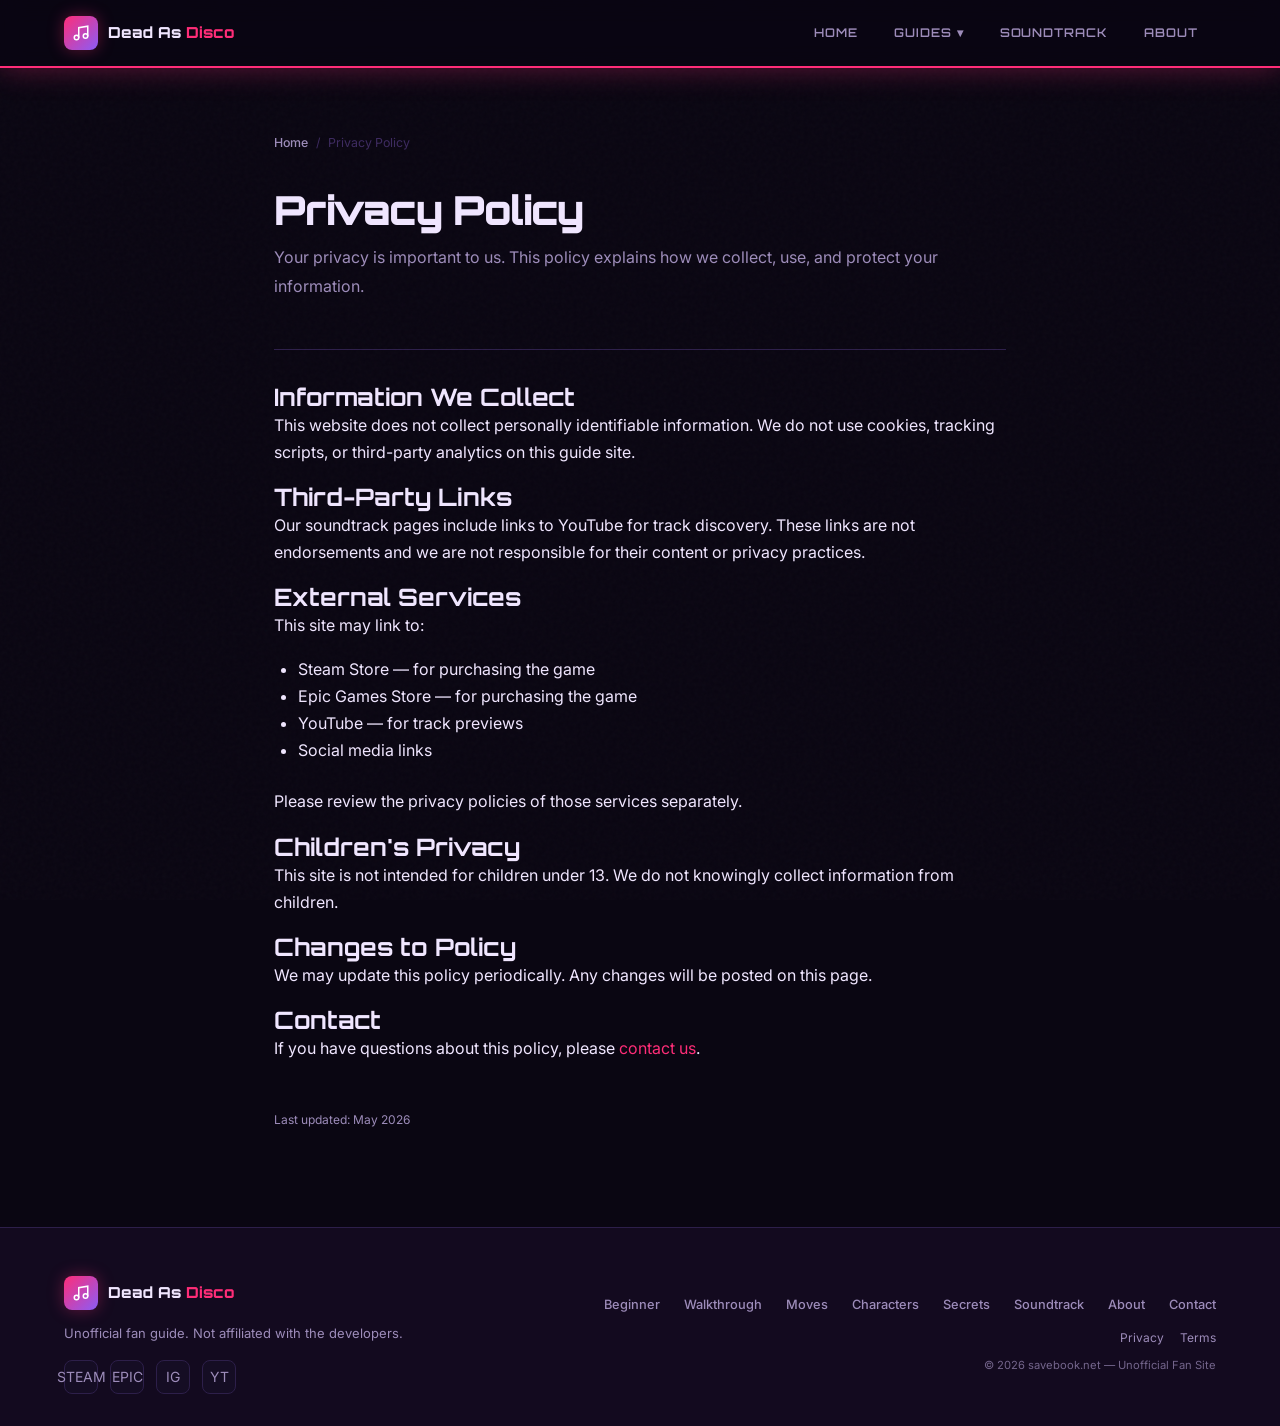
<file: pages/privacy.html>
<!DOCTYPE html>
<html lang="en">
<head>
  <meta charset="UTF-8">
  <meta name="viewport" content="width=device-width, initial-scale=1.0">
  <title>Privacy Policy — Dead As Disco Guide</title>
  <meta name="description" content="Privacy policy for Dead As Disco Guide. How we collect, use, and protect your data.">
  <link rel="icon" type="image/svg+xml" href="../favicon.svg">
  <link rel="stylesheet" href="../css/style.css">
</head>
<body>
  <header class="header">
    <div class="header-inner">
      <a href="../index.html" class="logo">
        <div class="logo-icon">
          <svg width="18" height="18" viewBox="0 0 24 24" fill="none"><path d="M9 18V5l12-2v13" stroke="#fff" stroke-width="2" stroke-linecap="round"/><circle cx="6" cy="18" r="3" stroke="#fff" stroke-width="2"/><circle cx="18" cy="16" r="3" stroke="#fff" stroke-width="2"/></svg>
        </div>
        <span class="logo-name">Dead As <span>Disco</span></span>
      </a>
      <nav class="nav-desktop">
        <ul>
          <li><a href="../index.html">Home</a></li>
          <li><a href="guides/index.html">Guides ▾</a>
            <ul class="dropdown">
              <li><a href="guides/beginner.html">Beginner Guide</a></li>
              <li><a href="guides/walkthrough.html">Story Walkthrough</a></li>
              <li><a href="guides/moves.html">Moves &amp; Combos</a></li>
              <li><a href="guides/characters.html">Characters</a></li>
              <li><a href="guides/secrets.html">Secrets &amp; Easter Eggs</a></li>
            </ul>
          </li>
          <li><a href="soundtrack.html">Soundtrack</a></li>
          <li><a href="about.html">About</a></li>
        </ul>
      </nav>
      <button class="hamburger" aria-label="Menu"><span></span><span></span><span></span></button>
    </div>
  </header>

  <main class="main-content">
    <div class="container" style="max-width:780px">
      <div class="breadcrumb">
        <a href="../index.html">Home</a> <span>/</span> <span>Privacy Policy</span>
      </div>

      <div class="tool-page-header">
        <h1 class="tool-page-title">Privacy Policy</h1>
        <p class="lead">Your privacy is important to us. This policy explains how we collect, use, and protect your information.</p>
      </div>

      <h2>Information We Collect</h2>
      <p>This website does not collect personally identifiable information. We do not use cookies, tracking scripts, or third-party analytics on this guide site.</p>

      <h2>Third-Party Links</h2>
      <p>Our soundtrack pages include links to YouTube for track discovery. These links are not endorsements and we are not responsible for their content or privacy practices.</p>

      <h2>External Services</h2>
      <p>This site may link to:</p>
      <ul style="margin:1rem 0 1.5rem 1.5rem;list-style:disc">
        <li>Steam Store — for purchasing the game</li>
        <li>Epic Games Store — for purchasing the game</li>
        <li>YouTube — for track previews</li>
        <li>Social media links</li>
      </ul>
      <p>Please review the privacy policies of those services separately.</p>

      <h2>Children's Privacy</h2>
      <p>This site is not intended for children under 13. We do not knowingly collect information from children.</p>

      <h2>Changes to Policy</h2>
      <p>We may update this policy periodically. Any changes will be posted on this page.</p>

      <h2>Contact</h2>
      <p>If you have questions about this policy, please <a href="contact.html">contact us</a>.</p>

      <p style="margin-top:3rem;font-size:0.75rem;color:var(--text-muted);">Last updated: May 2026</p>
    </div>
  </main>

  <footer class="footer">
    <div class="container">
      <div style="display:flex;justify-content:space-between;align-items:center;flex-wrap:wrap;gap:1.5rem;">
        <div class="footer-brand" style="flex:1;min-width:200px;">
          <a href="../index.html" class="logo">
            <div class="logo-icon">
              <svg width="18" height="18" viewBox="0 0 24 24" fill="none"><path d="M9 18V5l12-2v13" stroke="#fff" stroke-width="2" stroke-linecap="round"/><circle cx="6" cy="18" r="3" stroke="#fff" stroke-width="2"/><circle cx="18" cy="16" r="3" stroke="#fff" stroke-width="2"/></svg>
            </div>
            <span class="logo-name">Dead As <span>Disco</span></span>
          </a>
          <p style="margin-top:0.75rem;">Unofficial fan guide. Not affiliated with the developers.</p>
          <div class="social-links" style="margin-top:0.5rem;">
            <a href="https://store.steampowered.com/app/3404260" target="_blank" rel="noopener" class="social-link" title="Steam">STEAM</a>
            <a href="https://store.epicgames.com/p/dead-as-disco-de4d9d" target="_blank" rel="noopener" class="social-link" title="Epic">EPIC</a>
            <a href="https://instagram.com/deadasdiscogame" target="_blank" rel="noopener" class="social-link" title="Instagram">IG</a>
            <a href="https://www.youtube.com/@DeadAsDiscoGame" target="_blank" rel="noopener" class="social-link" title="YouTube">YT</a>
          </div>
        </div>
        <div style="display:flex;flex-direction:column;align-items:flex-end;gap:0.5rem;text-align:right;">
          <div style="display:flex;gap:1.5rem;">
            <a href="guides/beginner.html" style="color:var(--text-muted);font-size:0.8rem;font-weight:500;transition:color 200ms;" onmouseover="this.style.color='var(--accent)'" onmouseout="this.style.color='var(--text-muted)'">Beginner</a>
            <a href="guides/walkthrough.html" style="color:var(--text-muted);font-size:0.8rem;font-weight:500;transition:color 200ms;" onmouseover="this.style.color='var(--accent)'" onmouseout="this.style.color='var(--text-muted)'">Walkthrough</a>
            <a href="guides/moves.html" style="color:var(--text-muted);font-size:0.8rem;font-weight:500;transition:color 200ms;" onmouseover="this.style.color='var(--accent)'" onmouseout="this.style.color='var(--text-muted)'">Moves</a>
            <a href="guides/characters.html" style="color:var(--text-muted);font-size:0.8rem;font-weight:500;transition:color 200ms;" onmouseover="this.style.color='var(--accent)'" onmouseout="this.style.color='var(--text-muted)'">Characters</a>
            <a href="guides/secrets.html" style="color:var(--text-muted);font-size:0.8rem;font-weight:500;transition:color 200ms;" onmouseover="this.style.color='var(--accent)'" onmouseout="this.style.color='var(--text-muted)'">Secrets</a>
            <a href="soundtrack.html" style="color:var(--text-muted);font-size:0.8rem;font-weight:500;transition:color 200ms;" onmouseover="this.style.color='var(--accent)'" onmouseout="this.style.color='var(--text-muted)'">Soundtrack</a>
            <a href="about.html" style="color:var(--text-muted);font-size:0.8rem;font-weight:500;transition:color 200ms;" onmouseover="this.style.color='var(--accent)'" onmouseout="this.style.color='var(--text-muted)'">About</a>
            <a href="contact.html" style="color:var(--text-muted);font-size:0.8rem;font-weight:500;transition:color 200ms;" onmouseover="this.style.color='var(--accent)'" onmouseout="this.style.color='var(--text-muted)'">Contact</a>
          </div>
          <div style="display:flex;gap:1rem;margin-top:0.25rem;">
            <a href="privacy.html" style="color:var(--text-muted);font-size:0.75rem;transition:color 200ms;" onmouseover="this.style.color='var(--accent)'" onmouseout="this.style.color='var(--text-muted)'">Privacy</a>
            <a href="terms.html" style="color:var(--text-muted);font-size:0.75rem;transition:color 200ms;" onmouseover="this.style.color='var(--accent)'" onmouseout="this.style.color='var(--text-muted)'">Terms</a>
          </div>
          <span style="color:var(--text-muted);font-size:0.7rem;opacity:0.7;">© 2026 savebook.net — Unofficial Fan Site</span>
        </div>
      </div>
    </div>
  </footer>
  <script async src="https://pagead2.googlesyndication.com/pagead/js/adsbygoogle.js?client=ca-pub-9420599375364457"
     crossorigin="anonymous"></script>
</body>
</html>
</file>
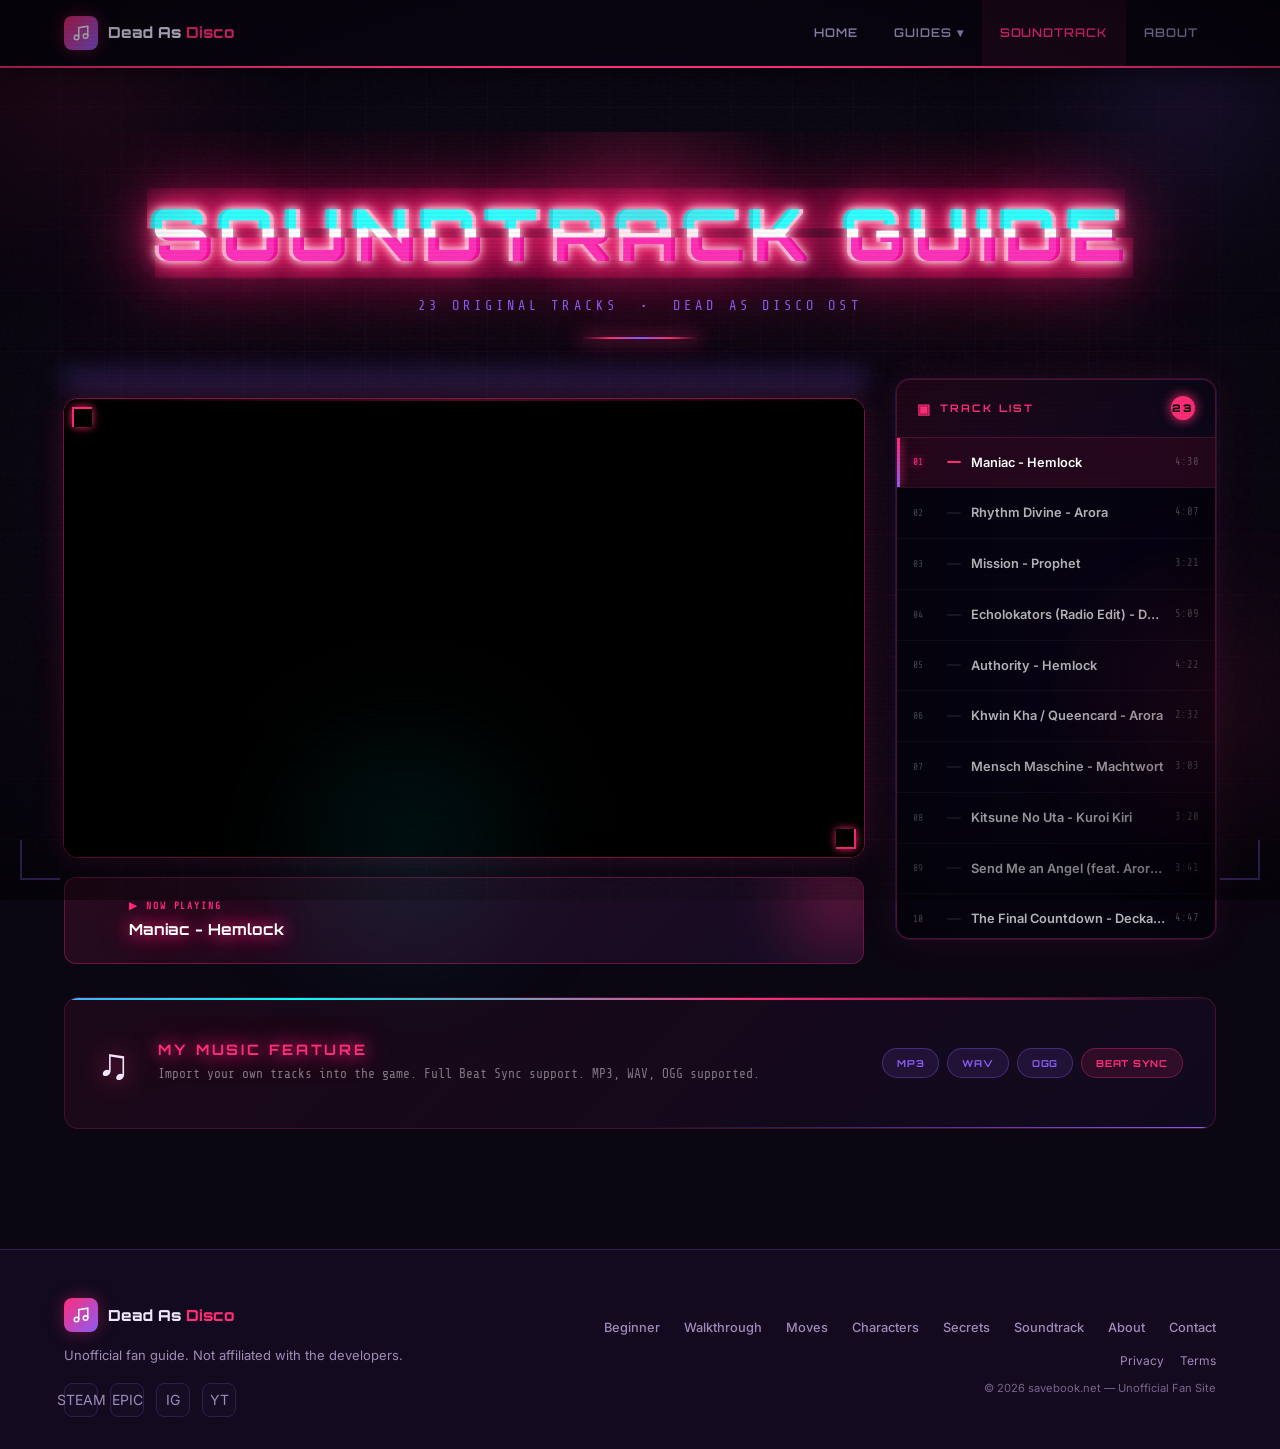
<file: pages/soundtrack.html>
<!DOCTYPE html>
<html lang="en">
<head>
  <meta charset="UTF-8">
  <meta name="viewport" content="width=device-width, initial-scale=1.0">
  <title>Soundtrack Guide — Dead As Disco</title>
  <meta name="description" content="23 Dead As Disco soundtrack tracks. Full playlist of boss themes, story tracks, and character themes.">
  <link rel="icon" type="image/svg+xml" href="../favicon.svg">
  <link rel="stylesheet" href="../css/style.css">
  <link rel="preconnect" href="https://fonts.googleapis.com">
  <link href="https://fonts.googleapis.com/css2?family=Orbitron:wght@400;700;900&family=Share+Tech+Mono&display=swap" rel="stylesheet">
</head>
<body>
  <!-- Scanline overlay -->
  <div class="st-scanlines"></div>

  <!-- Animated background grid -->
  <div class="st-bg-grid" aria-hidden="true"></div>

  <!-- Floating corner orbs -->
  <div class="st-orb st-orb--tl" aria-hidden="true"></div>
  <div class="st-orb st-orb--tr" aria-hidden="true"></div>
  <div class="st-orb st-orb--bl" aria-hidden="true"></div>
  <div class="st-orb st-orb--br" aria-hidden="true"></div>

  <!-- Corner brackets -->
  <div class="st-corner st-corner--tl" aria-hidden="true"></div>
  <div class="st-corner st-corner--tr" aria-hidden="true"></div>
  <div class="st-corner st-corner--bl" aria-hidden="true"></div>
  <div class="st-corner st-corner--br" aria-hidden="true"></div>

  <header class="header">
    <div class="header-inner">
      <a href="../index.html" class="logo">
        <div class="logo-icon">
          <svg width="18" height="18" viewBox="0 0 24 24" fill="none"><path d="M9 18V5l12-2v13" stroke="#fff" stroke-width="2" stroke-linecap="round"/><circle cx="6" cy="18" r="3" stroke="#fff" stroke-width="2"/><circle cx="18" cy="16" r="3" stroke="#fff" stroke-width="2"/></svg>
        </div>
        <span class="logo-name">Dead As <span>Disco</span></span>
      </a>
      <nav class="nav-desktop">
        <ul>
          <li><a href="../index.html">Home</a></li>
          <li><a href="guides/index.html">Guides ▾</a>
            <ul class="dropdown">
              <li><a href="guides/beginner.html">Beginner Guide</a></li>
              <li><a href="guides/walkthrough.html">Story Walkthrough</a></li>
              <li><a href="guides/moves.html">Moves &amp; Combos</a></li>
              <li><a href="guides/characters.html">Characters</a></li>
              <li><a href="guides/secrets.html">Secrets &amp; Easter Eggs</a></li>
            </ul>
          </li>
          <li><a href="soundtrack.html" class="active">Soundtrack</a></li>
          <li><a href="about.html">About</a></li>
        </ul>
      </nav>
      <button class="hamburger" aria-label="Menu"><span></span><span></span><span></span></button>
    </div>
  </header>

  <main class="main-content">
    <div class="container">

      <!-- ===== GLITCH TITLE ===== -->
      <div class="st-title-block">
        <h1 class="st-title" data-text="Soundtrack Guide">Soundtrack Guide</h1>
        <div class="st-title-sub">23 Original Tracks &nbsp;•&nbsp; Dead As Disco OST</div>
        <div class="st-title-line"></div>
      </div>

      <!-- ===== MAIN PLAYER + PLAYLIST ===== -->
      <div class="st-layout">
        <!-- Left: Video player -->
        <div class="st-player-col">
          <div class="st-player-glow"></div>
          <div class="st-player-frame">
            <div id="ytplayer" class="st-player"></div>
          </div>
          <!-- Now playing card -->
          <div class="st-now-card">
            <div class="st-now-glow"></div>
            <div class="st-now-inner">
              <div class="st-now-icon">
                <div class="st-eq">
                  <div class="st-eq-bar"></div>
                  <div class="st-eq-bar"></div>
                  <div class="st-eq-bar"></div>
                </div>
              </div>
              <div class="st-now-info">
                <span class="st-now-label">▶ NOW PLAYING</span>
                <span class="st-now-title" id="stNowTitle">Maniac - Hemlock</span>
              </div>
            </div>
          </div>
        </div>

        <!-- Right: Playlist -->
        <div class="st-playlist-col">
          <div class="st-playlist-hdr">
            <span class="st-playlist-hdr-icon">▣</span>
            <span>TRACK LIST</span>
            <span class="st-playlist-count">23</span>
          </div>
          <div class="st-playlist-scroll" id="stListScroll"></div>
        </div>
      </div>

      <!-- ===== FEATURE BANNER ===== -->
      <div class="st-feature">
        <div class="st-feature-inner">
          <div class="st-feature-icon">♫</div>
          <div class="st-feature-text">
            <h2>MY MUSIC FEATURE</h2>
            <p>Import your own tracks into the game. Full Beat Sync support. MP3, WAV, OGG supported.</p>
          </div>
          <div class="st-feature-tags">
            <span class="st-pill">MP3</span>
            <span class="st-pill">WAV</span>
            <span class="st-pill">OGG</span>
            <span class="st-pill st-pill-accent">BEAT SYNC</span>
          </div>
        </div>
      </div>

    </div>
  </main>

  <footer class="footer">
    <div class="container">
      <div style="display:flex;justify-content:space-between;align-items:center;flex-wrap:wrap;gap:1.5rem;">
        <div class="footer-brand" style="flex:1;min-width:200px;">
          <a href="../index.html" class="logo">
            <div class="logo-icon">
              <svg width="18" height="18" viewBox="0 0 24 24" fill="none"><path d="M9 18V5l12-2v13" stroke="#fff" stroke-width="2" stroke-linecap="round"/><circle cx="6" cy="18" r="3" stroke="#fff" stroke-width="2"/><circle cx="18" cy="16" r="3" stroke="#fff" stroke-width="2"/></svg>
            </div>
            <span class="logo-name">Dead As <span>Disco</span></span>
          </a>
          <p style="margin-top:0.75rem;">Unofficial fan guide. Not affiliated with the developers.</p>
          <div class="social-links" style="margin-top:0.5rem;">
            <a href="https://store.steampowered.com/app/3404260" target="_blank" rel="noopener" class="social-link" title="Steam">STEAM</a>
            <a href="https://store.epicgames.com/p/dead-as-disco-de4d9d" target="_blank" rel="noopener" class="social-link" title="Epic">EPIC</a>
            <a href="https://instagram.com/deadasdiscogame" target="_blank" rel="noopener" class="social-link" title="Instagram">IG</a>
            <a href="https://www.youtube.com/@DeadAsDiscoGame" target="_blank" rel="noopener" class="social-link" title="YouTube">YT</a>
          </div>
        </div>
        <div style="display:flex;flex-direction:column;align-items:flex-end;gap:0.5rem;text-align:right;">
          <div style="display:flex;gap:1.5rem;">
            <a href="guides/beginner.html" style="color:var(--text-muted);font-size:0.8rem;font-weight:500;transition:color 200ms;" onmouseover="this.style.color='var(--accent)'" onmouseout="this.style.color='var(--text-muted)'">Beginner</a>
            <a href="guides/walkthrough.html" style="color:var(--text-muted);font-size:0.8rem;font-weight:500;transition:color 200ms;" onmouseover="this.style.color='var(--accent)'" onmouseout="this.style.color='var(--text-muted)'">Walkthrough</a>
            <a href="guides/moves.html" style="color:var(--text-muted);font-size:0.8rem;font-weight:500;transition:color 200ms;" onmouseover="this.style.color='var(--accent)'" onmouseout="this.style.color='var(--text-muted)'">Moves</a>
            <a href="guides/characters.html" style="color:var(--text-muted);font-size:0.8rem;font-weight:500;transition:color 200ms;" onmouseover="this.style.color='var(--accent)'" onmouseout="this.style.color='var(--text-muted)'">Characters</a>
            <a href="guides/secrets.html" style="color:var(--text-muted);font-size:0.8rem;font-weight:500;transition:color 200ms;" onmouseover="this.style.color='var(--accent)'" onmouseout="this.style.color='var(--text-muted)'">Secrets</a>
            <a href="soundtrack.html" style="color:var(--text-muted);font-size:0.8rem;font-weight:500;transition:color 200ms;" onmouseover="this.style.color='var(--accent)'" onmouseout="this.style.color='var(--text-muted)'">Soundtrack</a>
            <a href="about.html" style="color:var(--text-muted);font-size:0.8rem;font-weight:500;transition:color 200ms;" onmouseover="this.style.color='var(--accent)'" onmouseout="this.style.color='var(--text-muted)'">About</a>
            <a href="contact.html" style="color:var(--text-muted);font-size:0.8rem;font-weight:500;transition:color 200ms;" onmouseover="this.style.color='var(--accent)'" onmouseout="this.style.color='var(--text-muted)'">Contact</a>
          </div>
          <div style="display:flex;gap:1rem;margin-top:0.25rem;">
            <a href="privacy.html" style="color:var(--text-muted);font-size:0.75rem;transition:color 200ms;" onmouseover="this.style.color='var(--accent)'" onmouseout="this.style.color='var(--text-muted)'">Privacy</a>
            <a href="terms.html" style="color:var(--text-muted);font-size:0.75rem;transition:color 200ms;" onmouseover="this.style.color='var(--accent)'" onmouseout="this.style.color='var(--text-muted)'">Terms</a>
          </div>
          <span style="color:var(--text-muted);font-size:0.7rem;opacity:0.7;">© 2026 savebook.net — Unofficial Fan Site</span>
        </div>
      </div>
    </div>
  </footer>

  <script src="../js/header.js"></script>
  <script>
    var trackData = [
  [1,"nl313EN7tTs","Maniac - Hemlock","4:30"],
  [2,"aDSMnG4_IPg","Rhythm Divine - Arora","4:07"],
  [3,"YaAul-Lxwhs","Mission - Prophet","3:21"],
  [4,"s0HDhPsVNBo","Echolokators (Radio Edit) - Deckard Voltair/Dex","5:09"],
  [5,"kdze_RiXHZs","Authority - Hemlock","4:22"],
  [6,"qh_NW4IFdEE","Khwin Kha / Queencard - Arora","2:32"],
  [7,"GKkWLD7Obtc","Mensch Maschine - Machtwort","3:03"],
  [8,"ImTf9hgF0dk","Kitsune No Uta - Kuroi Kiri","3:20"],
  [9,"u5yT-5QpigQ","Send Me an Angel (feat. Arora) - Hemlock","3:41"],
  [10,"mVxNhDECfpw","The Final Countdown - Deckard Voltair/Dex","4:47"],
  [11,"avMmEvnUBMA","Charlie's/Untitled Mixtape (Instrumental) - Charlie Disco","2:51"],
  [12,"U0sLpmIVjuo","Rorivenge - Arora","3:18"],
  [13,"4TpvnGD7q0E","Faith - Prophet","3:05"],
  [14,"F5LrtoAwjOk","Subway Asylum - Hemlock","3:38"],
  [15,"ikvkYKNOy4k","Chaos Control - Deckard Voltair/Dex","4:18"],
  [16,"sN3p0xxYEJ4","Hyper Sunrise (Newest Version, v12) - Liquid Chroma","5:08"],
  [17,"yw6GNpXJIlo","Neko Neko Let's Go - Neko-X","2:20"],
  [18,"4iVLA1iJOvM","Wish - Onimaru","2:22"],
  [19,"kZXmM8G5Sd8","Holding Out For A Hero - Ded Benedict","3:55"],
  [20,"qpXNQ7Eh3og","Mission (Boss Remix) - Prophet","3:12"],
  [21,"K6GFW1h16Jk","Rhythm Divine (Boss Remix) - Arora","2:59"],
  [22,"2ArTEo6aOK4","Maniac (Punk Version) - Hemlock","4:30"],
  [23,"j_YoFVc6Xhg","Ded/Dead or Alive (Menu Theme)","3:14"]
    ];

    var currentId = 1;

    function loadTrack(vid, title, id) {
      currentId = id;
      var player = document.getElementById('ytplayer');
      player.innerHTML = '<iframe width="100%" height="100%" src="https://www.youtube.com/embed/' + vid + '?list=PL6JCo_RqQAuUWlPDOYd9YcPHp_kCZBzKo&autoplay=1&rel=0" frameborder="0" allowfullscreen></iframe>';
      document.getElementById('stNowTitle').textContent = title;
      buildList();
    }

    function buildList() {
      var list = document.getElementById('stListScroll');
      list.innerHTML = '';
      trackData.forEach(function(t) {
        var n = t[0], vid = t[1], title = t[2], dur = t[3];
        var isActive = n === currentId;
        var item = document.createElement('div');
        item.className = 'st-item' + (isActive ? ' st-item-active' : '');
        item.onclick = function() { loadTrack(vid, title, n); };
        item.innerHTML = '<span class="st-item-num">' + String(n).padStart(2,'0') + '</span>' +
          '<div class="st-item-bar"></div>' +
          '<div class="st-item-info"><span class="st-item-title">' + title + '</span></div>' +
          '<span class="st-item-dur">' + dur + '</span>';
        list.appendChild(item);
      });
    }

    buildList();
    loadTrack(trackData[0][1], trackData[0][2], 1);
  </script>
  <script async src="https://pagead2.googlesyndication.com/pagead/js/adsbygoogle.js?client=ca-pub-9420599375364457"
     crossorigin="anonymous"></script>
</body>
</html>
</file>
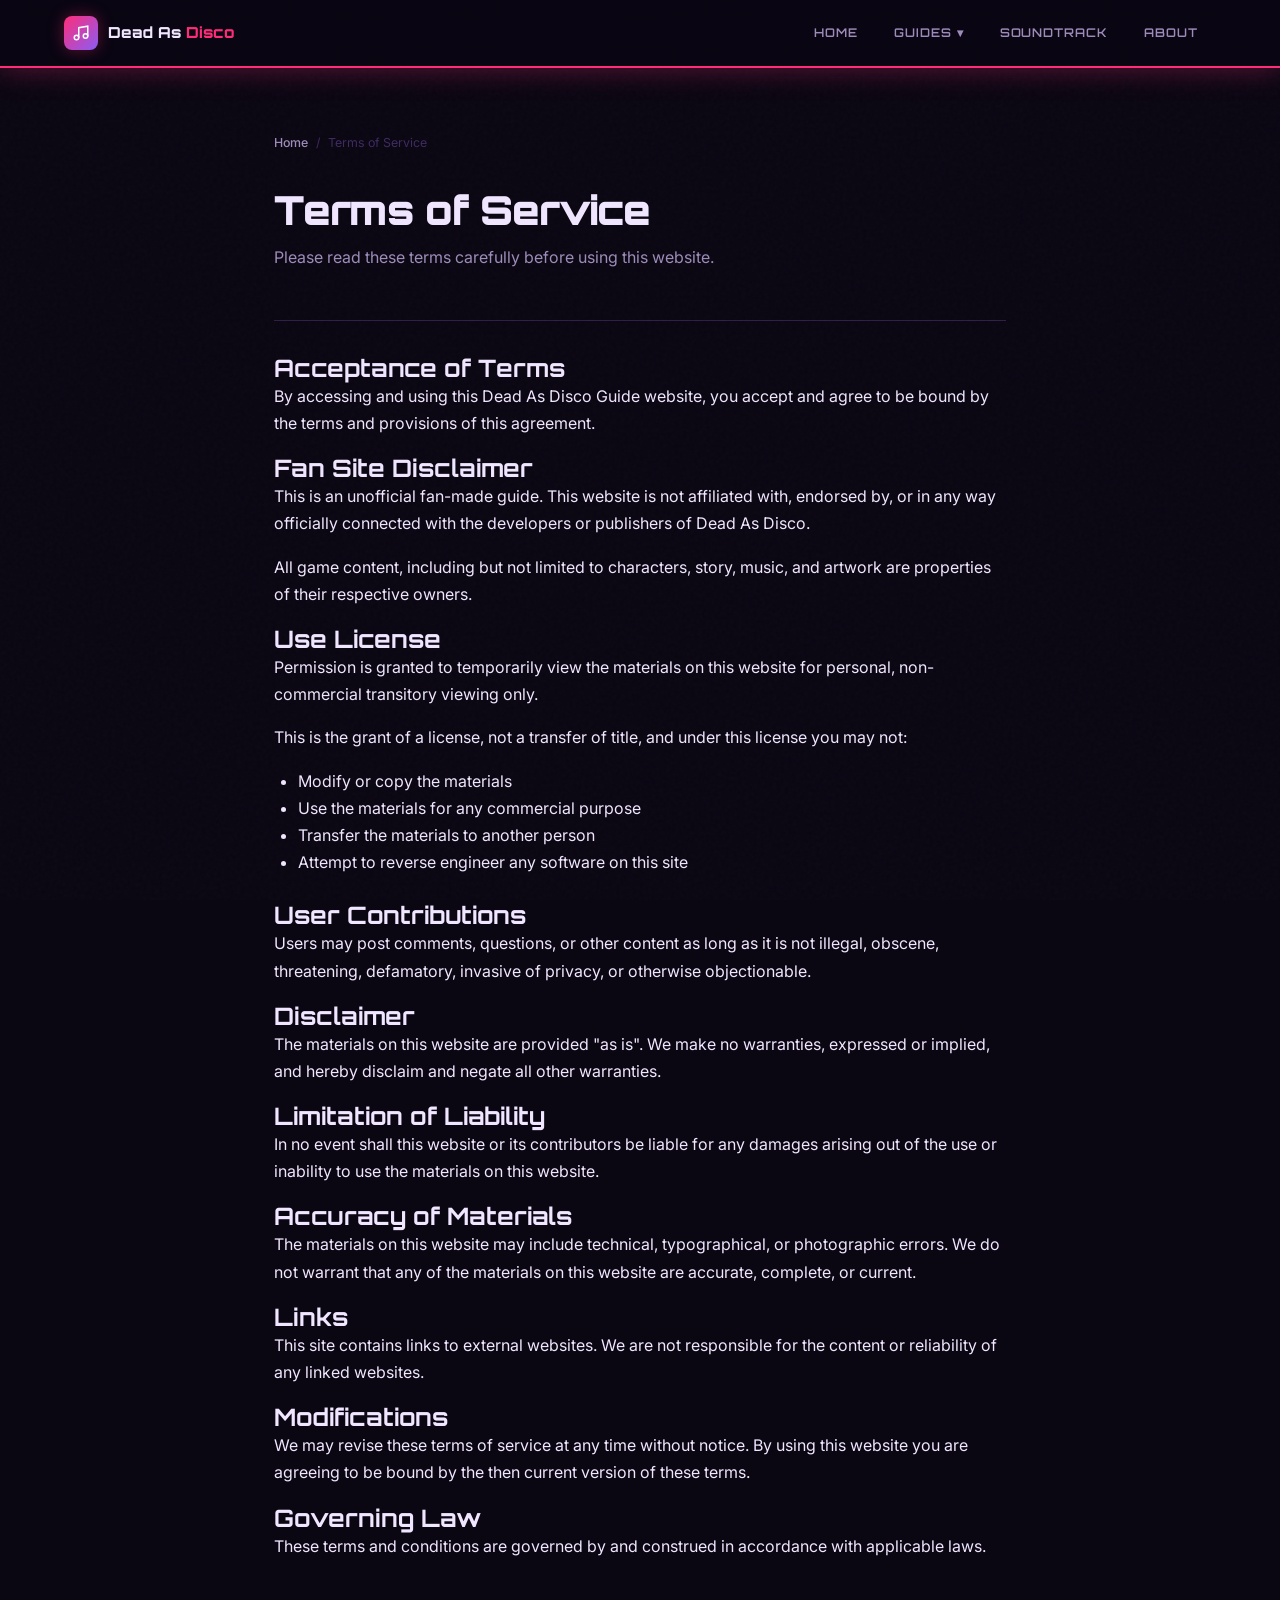
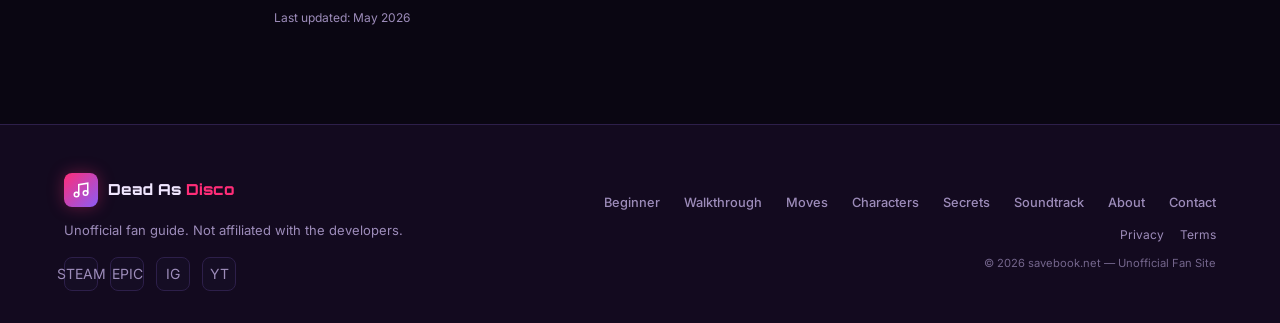
<file: pages/terms.html>
<!DOCTYPE html>
<html lang="en">
<head>
  <meta charset="UTF-8">
  <meta name="viewport" content="width=device-width, initial-scale=1.0">
  <title>Terms of Service — Dead As Disco Guide</title>
  <meta name="description" content="Terms of Service for Dead As Disco Guide fan website.">
  <link rel="icon" type="image/svg+xml" href="../favicon.svg">
  <link rel="stylesheet" href="../css/style.css">
</head>
<body>
  <header class="header">
    <div class="header-inner">
      <a href="../index.html" class="logo">
        <div class="logo-icon">
          <svg width="18" height="18" viewBox="0 0 24 24" fill="none"><path d="M9 18V5l12-2v13" stroke="#fff" stroke-width="2" stroke-linecap="round"/><circle cx="6" cy="18" r="3" stroke="#fff" stroke-width="2"/><circle cx="18" cy="16" r="3" stroke="#fff" stroke-width="2"/></svg>
        </div>
        <span class="logo-name">Dead As <span>Disco</span></span>
      </a>
      <nav class="nav-desktop">
        <ul>
          <li><a href="../index.html">Home</a></li>
          <li><a href="guides/index.html">Guides ▾</a>
            <ul class="dropdown">
              <li><a href="guides/beginner.html">Beginner Guide</a></li>
              <li><a href="guides/walkthrough.html">Story Walkthrough</a></li>
              <li><a href="guides/moves.html">Moves &amp; Combos</a></li>
              <li><a href="guides/characters.html">Characters</a></li>
              <li><a href="guides/secrets.html">Secrets &amp; Easter Eggs</a></li>
            </ul>
          </li>
          <li><a href="soundtrack.html">Soundtrack</a></li>
          <li><a href="about.html">About</a></li>
        </ul>
      </nav>
      <button class="hamburger" aria-label="Menu"><span></span><span></span><span></span></button>
    </div>
  </header>

  <main class="main-content">
    <div class="container" style="max-width:780px">
      <div class="breadcrumb">
        <a href="../index.html">Home</a> <span>/</span> <span>Terms of Service</span>
      </div>

      <div class="tool-page-header">
        <h1 class="tool-page-title">Terms of Service</h1>
        <p class="lead">Please read these terms carefully before using this website.</p>
      </div>

      <h2>Acceptance of Terms</h2>
      <p>By accessing and using this Dead As Disco Guide website, you accept and agree to be bound by the terms and provisions of this agreement.</p>

      <h2>Fan Site Disclaimer</h2>
      <p>This is an unofficial fan-made guide. This website is not affiliated with, endorsed by, or in any way officially connected with the developers or publishers of Dead As Disco.</p>
      <p>All game content, including but not limited to characters, story, music, and artwork are properties of their respective owners.</p>

      <h2>Use License</h2>
      <p>Permission is granted to temporarily view the materials on this website for personal, non-commercial transitory viewing only.</p>
      <p>This is the grant of a license, not a transfer of title, and under this license you may not:</p>
      <ul style="margin:1rem 0 1.5rem 1.5rem;list-style:disc">
        <li>Modify or copy the materials</li>
        <li>Use the materials for any commercial purpose</li>
        <li>Transfer the materials to another person</li>
        <li>Attempt to reverse engineer any software on this site</li>
      </ul>

      <h2>User Contributions</h2>
      <p>Users may post comments, questions, or other content as long as it is not illegal, obscene, threatening, defamatory, invasive of privacy, or otherwise objectionable.</p>

      <h2>Disclaimer</h2>
      <p>The materials on this website are provided "as is". We make no warranties, expressed or implied, and hereby disclaim and negate all other warranties.</p>

      <h2>Limitation of Liability</h2>
      <p>In no event shall this website or its contributors be liable for any damages arising out of the use or inability to use the materials on this website.</p>

      <h2>Accuracy of Materials</h2>
      <p>The materials on this website may include technical, typographical, or photographic errors. We do not warrant that any of the materials on this website are accurate, complete, or current.</p>

      <h2>Links</h2>
      <p>This site contains links to external websites. We are not responsible for the content or reliability of any linked websites.</p>

      <h2>Modifications</h2>
      <p>We may revise these terms of service at any time without notice. By using this website you are agreeing to be bound by the then current version of these terms.</p>

      <h2>Governing Law</h2>
      <p>These terms and conditions are governed by and construed in accordance with applicable laws.</p>

      <p style="margin-top:3rem;font-size:0.75rem;color:var(--text-muted);">Last updated: May 2026</p>
    </div>
  </main>

  <footer class="footer">
    <div class="container">
      <div style="display:flex;justify-content:space-between;align-items:center;flex-wrap:wrap;gap:1.5rem;">
        <div class="footer-brand" style="flex:1;min-width:200px;">
          <a href="../index.html" class="logo">
            <div class="logo-icon">
              <svg width="18" height="18" viewBox="0 0 24 24" fill="none"><path d="M9 18V5l12-2v13" stroke="#fff" stroke-width="2" stroke-linecap="round"/><circle cx="6" cy="18" r="3" stroke="#fff" stroke-width="2"/><circle cx="18" cy="16" r="3" stroke="#fff" stroke-width="2"/></svg>
            </div>
            <span class="logo-name">Dead As <span>Disco</span></span>
          </a>
          <p style="margin-top:0.75rem;">Unofficial fan guide. Not affiliated with the developers.</p>
          <div class="social-links" style="margin-top:0.5rem;">
            <a href="https://store.steampowered.com/app/3404260" target="_blank" rel="noopener" class="social-link" title="Steam">STEAM</a>
            <a href="https://store.epicgames.com/p/dead-as-disco-de4d9d" target="_blank" rel="noopener" class="social-link" title="Epic">EPIC</a>
            <a href="https://instagram.com/deadasdiscogame" target="_blank" rel="noopener" class="social-link" title="Instagram">IG</a>
            <a href="https://www.youtube.com/@DeadAsDiscoGame" target="_blank" rel="noopener" class="social-link" title="YouTube">YT</a>
          </div>
        </div>
        <div style="display:flex;flex-direction:column;align-items:flex-end;gap:0.5rem;text-align:right;">
          <div style="display:flex;gap:1.5rem;">
            <a href="guides/beginner.html" style="color:var(--text-muted);font-size:0.8rem;font-weight:500;transition:color 200ms;" onmouseover="this.style.color='var(--accent)'" onmouseout="this.style.color='var(--text-muted)'">Beginner</a>
            <a href="guides/walkthrough.html" style="color:var(--text-muted);font-size:0.8rem;font-weight:500;transition:color 200ms;" onmouseover="this.style.color='var(--accent)'" onmouseout="this.style.color='var(--text-muted)'">Walkthrough</a>
            <a href="guides/moves.html" style="color:var(--text-muted);font-size:0.8rem;font-weight:500;transition:color 200ms;" onmouseover="this.style.color='var(--accent)'" onmouseout="this.style.color='var(--text-muted)'">Moves</a>
            <a href="guides/characters.html" style="color:var(--text-muted);font-size:0.8rem;font-weight:500;transition:color 200ms;" onmouseover="this.style.color='var(--accent)'" onmouseout="this.style.color='var(--text-muted)'">Characters</a>
            <a href="guides/secrets.html" style="color:var(--text-muted);font-size:0.8rem;font-weight:500;transition:color 200ms;" onmouseover="this.style.color='var(--accent)'" onmouseout="this.style.color='var(--text-muted)'">Secrets</a>
            <a href="soundtrack.html" style="color:var(--text-muted);font-size:0.8rem;font-weight:500;transition:color 200ms;" onmouseover="this.style.color='var(--accent)'" onmouseout="this.style.color='var(--text-muted)'">Soundtrack</a>
            <a href="about.html" style="color:var(--text-muted);font-size:0.8rem;font-weight:500;transition:color 200ms;" onmouseover="this.style.color='var(--accent)'" onmouseout="this.style.color='var(--text-muted)'">About</a>
            <a href="contact.html" style="color:var(--text-muted);font-size:0.8rem;font-weight:500;transition:color 200ms;" onmouseover="this.style.color='var(--accent)'" onmouseout="this.style.color='var(--text-muted)'">Contact</a>
          </div>
          <div style="display:flex;gap:1rem;margin-top:0.25rem;">
            <a href="privacy.html" style="color:var(--text-muted);font-size:0.75rem;transition:color 200ms;" onmouseover="this.style.color='var(--accent)'" onmouseout="this.style.color='var(--text-muted)'">Privacy</a>
            <a href="terms.html" style="color:var(--text-muted);font-size:0.75rem;transition:color 200ms;" onmouseover="this.style.color='var(--accent)'" onmouseout="this.style.color='var(--text-muted)'">Terms</a>
          </div>
          <span style="color:var(--text-muted);font-size:0.7rem;opacity:0.7;">© 2026 savebook.net — Unofficial Fan Site</span>
        </div>
      </div>
    </div>
  </footer>
  <script async src="https://pagead2.googlesyndication.com/pagead/js/adsbygoogle.js?client=ca-pub-9420599375364457"
     crossorigin="anonymous"></script>
</body>
</html>
</file>
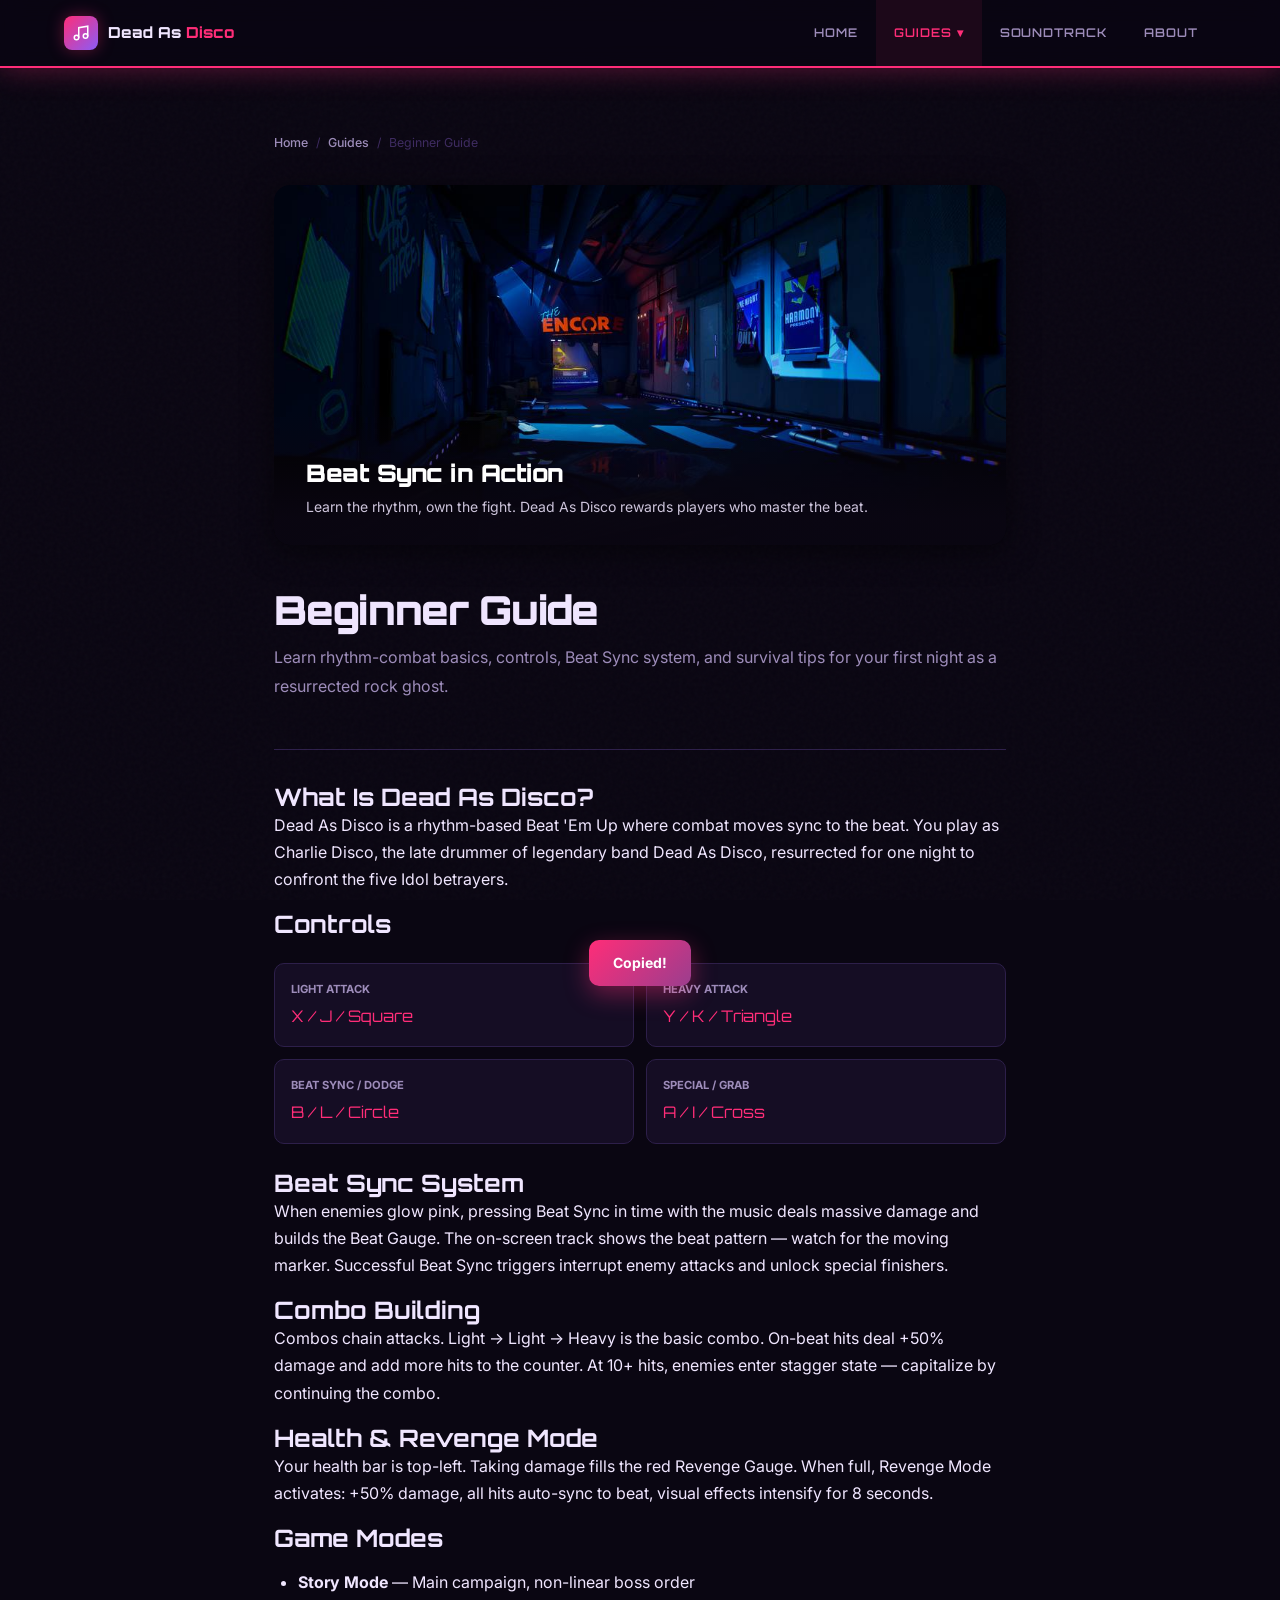
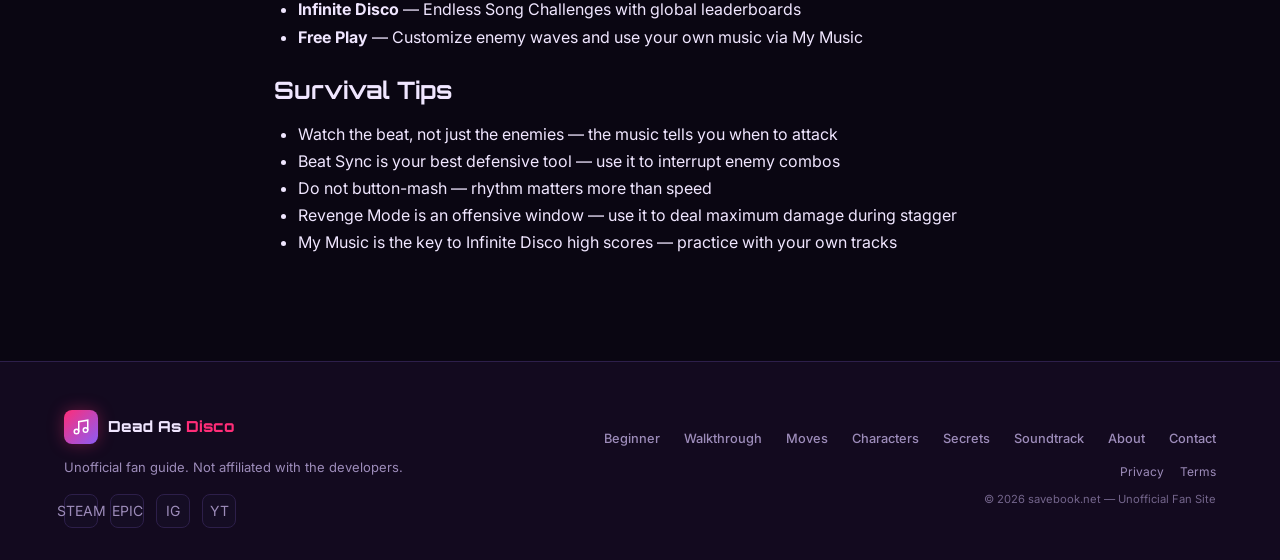
<file: pages/guides/beginner.html>
<!DOCTYPE html>
<html lang="en">
<head>
  <meta charset="UTF-8">
  <meta name="viewport" content="width=device-width, initial-scale=1.0">
  <title>Beginner Guide — Dead As Disco</title>
  <meta name="description" content="Learn rhythm-combat basics, controls, Beat Sync system, and survival tips for your first night as a resurrected rock ghost.">
  <link rel="icon" type="image/svg+xml" href="../../favicon.svg">
  <link rel="stylesheet" href="../../css/style.css">
</head>
<body>
  <header class="header">
    <div class="header-inner">
      <a href="../../index.html" class="logo">
        <div class="logo-icon">
          <svg width="18" height="18" viewBox="0 0 24 24" fill="none"><path d="M9 18V5l12-2v13" stroke="#fff" stroke-width="2" stroke-linecap="round"/><circle cx="6" cy="18" r="3" stroke="#fff" stroke-width="2"/><circle cx="18" cy="16" r="3" stroke="#fff" stroke-width="2"/></svg>
        </div>
        <span class="logo-name">Dead As <span>Disco</span></span>
      </a>
      <nav class="nav-desktop">
        <ul>
          <li><a href="../../index.html">Home</a></li>
          <li><a href="index.html" class="active">Guides ▾</a>
            <ul class="dropdown">
              <li><a href="beginner.html">Beginner Guide</a></li>
              <li><a href="walkthrough.html">Story Walkthrough</a></li>
              <li><a href="moves.html">Moves &amp; Combos</a></li>
              <li><a href="characters.html">Characters</a></li>
              <li><a href="secrets.html">Secrets &amp; Easter Eggs</a></li>
            </ul>
          </li>
          <li><a href="../soundtrack.html">Soundtrack</a></li>
          <li><a href="../about.html">About</a></li>
        </ul>
      </nav>
      <button class="hamburger" aria-label="Menu"><span></span><span></span><span></span></button>
    </div>
  </header>
  <main class="main-content">
    <div class="container" style="max-width:780px">
      <div class="breadcrumb">
        <a href="../../index.html">Home</a> <span>/</span> <a href="index.html">Guides</a> <span>/</span> <span>Beginner Guide</span>
      </div>
      
      <div class="guide-hero">
        <img src="../../images/gameplay-hero.jpg" alt="Master the Beat — Dead As Disco Beginner Guide" class="guide-hero-img" loading="eager">
        <div class="guide-hero-overlay">
          <h2 class="guide-hero-title">Beat Sync in Action</h2>
          <p class="guide-hero-desc">Learn the rhythm, own the fight. Dead As Disco rewards players who master the beat.</p>
        </div>
      </div>
<div class="tool-page-header">
        <h1 class="tool-page-title">Beginner Guide</h1>
        <p class="lead">Learn rhythm-combat basics, controls, Beat Sync system, and survival tips for your first night as a resurrected rock ghost.</p>
      </div>
<h2>What Is Dead As Disco?</h2><p>Dead As Disco is a rhythm-based Beat 'Em Up where combat moves sync to the beat. You play as Charlie Disco, the late drummer of legendary band Dead As Disco, resurrected for one night to confront the five Idol betrayers.</p><h2>Controls</h2>
<div style="display:grid;grid-template-columns:1fr 1fr;gap:0.75rem;margin:1.5rem 0"><div style="background:var(--bg-card);border:1px solid var(--border);border-radius:10px;padding:1rem"><div style="font-size:0.7rem;font-weight:700;color:var(--text-muted);text-transform:uppercase;margin-bottom:0.25rem">Light Attack</div><div style="font-family:var(--font-heading);font-size:1rem;color:var(--accent)">X / J / Square</div></div><div style="background:var(--bg-card);border:1px solid var(--border);border-radius:10px;padding:1rem"><div style="font-size:0.7rem;font-weight:700;color:var(--text-muted);text-transform:uppercase;margin-bottom:0.25rem">Heavy Attack</div><div style="font-family:var(--font-heading);font-size:1rem;color:var(--accent)">Y / K / Triangle</div></div><div style="background:var(--bg-card);border:1px solid var(--border);border-radius:10px;padding:1rem"><div style="font-size:0.7rem;font-weight:700;color:var(--text-muted);text-transform:uppercase;margin-bottom:0.25rem">Beat Sync / Dodge</div><div style="font-family:var(--font-heading);font-size:1rem;color:var(--accent)">B / L / Circle</div></div><div style="background:var(--bg-card);border:1px solid var(--border);border-radius:10px;padding:1rem"><div style="font-size:0.7rem;font-weight:700;color:var(--text-muted);text-transform:uppercase;margin-bottom:0.25rem">Special / Grab</div><div style="font-family:var(--font-heading);font-size:1rem;color:var(--accent)">A / I / Cross</div></div></div><h2>Beat Sync System</h2>
<p>When enemies glow pink, pressing Beat Sync in time with the music deals massive damage and builds the Beat Gauge. The on-screen track shows the beat pattern — watch for the moving marker. Successful Beat Sync triggers interrupt enemy attacks and unlock special finishers.</p><h2>Combo Building</h2>
<p>Combos chain attacks. Light -> Light -> Heavy is the basic combo. On-beat hits deal +50% damage and add more hits to the counter. At 10+ hits, enemies enter stagger state — capitalize by continuing the combo.</p><h2>Health &amp; Revenge Mode</h2><p>Your health bar is top-left. Taking damage fills the red Revenge Gauge. When full, Revenge Mode activates: +50% damage, all hits auto-sync to beat, visual effects intensify for 8 seconds.</p><h2>Game Modes</h2><ul style="margin:1rem 0 1.5rem 1.5rem;list-style:disc"><li><strong>Story Mode</strong> — Main campaign, non-linear boss order</li><li><strong>Infinite Disco</strong> — Endless Song Challenges with global leaderboards</li><li><strong>Free Play</strong> — Customize enemy waves and use your own music via My Music</li></ul><h2>Survival Tips</h2><ul style="margin:1rem 0 1.5rem 1.5rem;list-style:disc"><li>Watch the beat, not just the enemies — the music tells you when to attack</li><li>Beat Sync is your best defensive tool — use it to interrupt enemy combos</li><li>Do not button-mash — rhythm matters more than speed</li><li>Revenge Mode is an offensive window — use it to deal maximum damage during stagger</li><li>My Music is the key to Infinite Disco high scores — practice with your own tracks</li></ul>
    </div>
  </main>
  <footer class="footer">
    <div class="container">
      <div style="display:flex;justify-content:space-between;align-items:center;flex-wrap:wrap;gap:1.5rem;">
        <div class="footer-brand" style="flex:1;min-width:200px;">
          <a href="../../index.html" class="logo">
            <div class="logo-icon">
              <svg width="18" height="18" viewBox="0 0 24 24" fill="none"><path d="M9 18V5l12-2v13" stroke="#fff" stroke-width="2" stroke-linecap="round"/><circle cx="6" cy="18" r="3" stroke="#fff" stroke-width="2"/><circle cx="18" cy="16" r="3" stroke="#fff" stroke-width="2"/></svg>
            </div>
            <span class="logo-name">Dead As <span>Disco</span></span>
          </a>
          <p style="margin-top:0.75rem;">Unofficial fan guide. Not affiliated with the developers.</p>
          <div class="social-links" style="margin-top:0.5rem;">
            <a href="https://store.steampowered.com/app/3404260" target="_blank" rel="noopener" class="social-link" title="Steam">STEAM</a>
            <a href="https://store.epicgames.com/p/dead-as-disco-de4d9d" target="_blank" rel="noopener" class="social-link" title="Epic">EPIC</a>
            <a href="https://instagram.com/deadasdiscogame" target="_blank" rel="noopener" class="social-link" title="Instagram">IG</a>
            <a href="https://www.youtube.com/@DeadAsDiscoGame" target="_blank" rel="noopener" class="social-link" title="YouTube">YT</a>
          </div>
        </div>
        <div style="display:flex;flex-direction:column;align-items:flex-end;gap:0.5rem;text-align:right;">
          <div style="display:flex;gap:1.5rem;">
            <a href="beginner.html" style="color:var(--text-muted);font-size:0.8rem;font-weight:500;transition:color 200ms;" onmouseover="this.style.color='var(--accent)'" onmouseout="this.style.color='var(--text-muted)'">Beginner</a>
            <a href="walkthrough.html" style="color:var(--text-muted);font-size:0.8rem;font-weight:500;transition:color 200ms;" onmouseover="this.style.color='var(--accent)'" onmouseout="this.style.color='var(--text-muted)'">Walkthrough</a>
            <a href="moves.html" style="color:var(--text-muted);font-size:0.8rem;font-weight:500;transition:color 200ms;" onmouseover="this.style.color='var(--accent)'" onmouseout="this.style.color='var(--text-muted)'">Moves</a>
            <a href="characters.html" style="color:var(--text-muted);font-size:0.8rem;font-weight:500;transition:color 200ms;" onmouseover="this.style.color='var(--accent)'" onmouseout="this.style.color='var(--text-muted)'">Characters</a>
            <a href="secrets.html" style="color:var(--text-muted);font-size:0.8rem;font-weight:500;transition:color 200ms;" onmouseover="this.style.color='var(--accent)'" onmouseout="this.style.color='var(--text-muted)'">Secrets</a>
            <a href="../soundtrack.html" style="color:var(--text-muted);font-size:0.8rem;font-weight:500;transition:color 200ms;" onmouseover="this.style.color='var(--accent)'" onmouseout="this.style.color='var(--text-muted)'">Soundtrack</a>
            <a href="../about.html" style="color:var(--text-muted);font-size:0.8rem;font-weight:500;transition:color 200ms;" onmouseover="this.style.color='var(--accent)'" onmouseout="this.style.color='var(--text-muted)'">About</a>
            <a href="../contact.html" style="color:var(--text-muted);font-size:0.8rem;font-weight:500;transition:color 200ms;" onmouseover="this.style.color='var(--accent)'" onmouseout="this.style.color='var(--text-muted)'">Contact</a>
          </div>
          <div style="display:flex;gap:1rem;margin-top:0.25rem;">
            <a href="../privacy.html" style="color:var(--text-muted);font-size:0.75rem;transition:color 200ms;" onmouseover="this.style.color='var(--accent)'" onmouseout="this.style.color='var(--text-muted)'">Privacy</a>
            <a href="../terms.html" style="color:var(--text-muted);font-size:0.75rem;transition:color 200ms;" onmouseover="this.style.color='var(--accent)'" onmouseout="this.style.color='var(--text-muted)'">Terms</a>
          </div>
          <span style="color:var(--text-muted);font-size:0.7rem;opacity:0.7;">© 2026 savebook.net — Unofficial Fan Site</span>
        </div>
      </div>
    </div>
  </footer>
  <div id="toast" class="toast">Copied!</div>
  <script async src="https://pagead2.googlesyndication.com/pagead/js/adsbygoogle.js?client=ca-pub-9420599375364457"
     crossorigin="anonymous"></script>
</body>
</html>
</file>
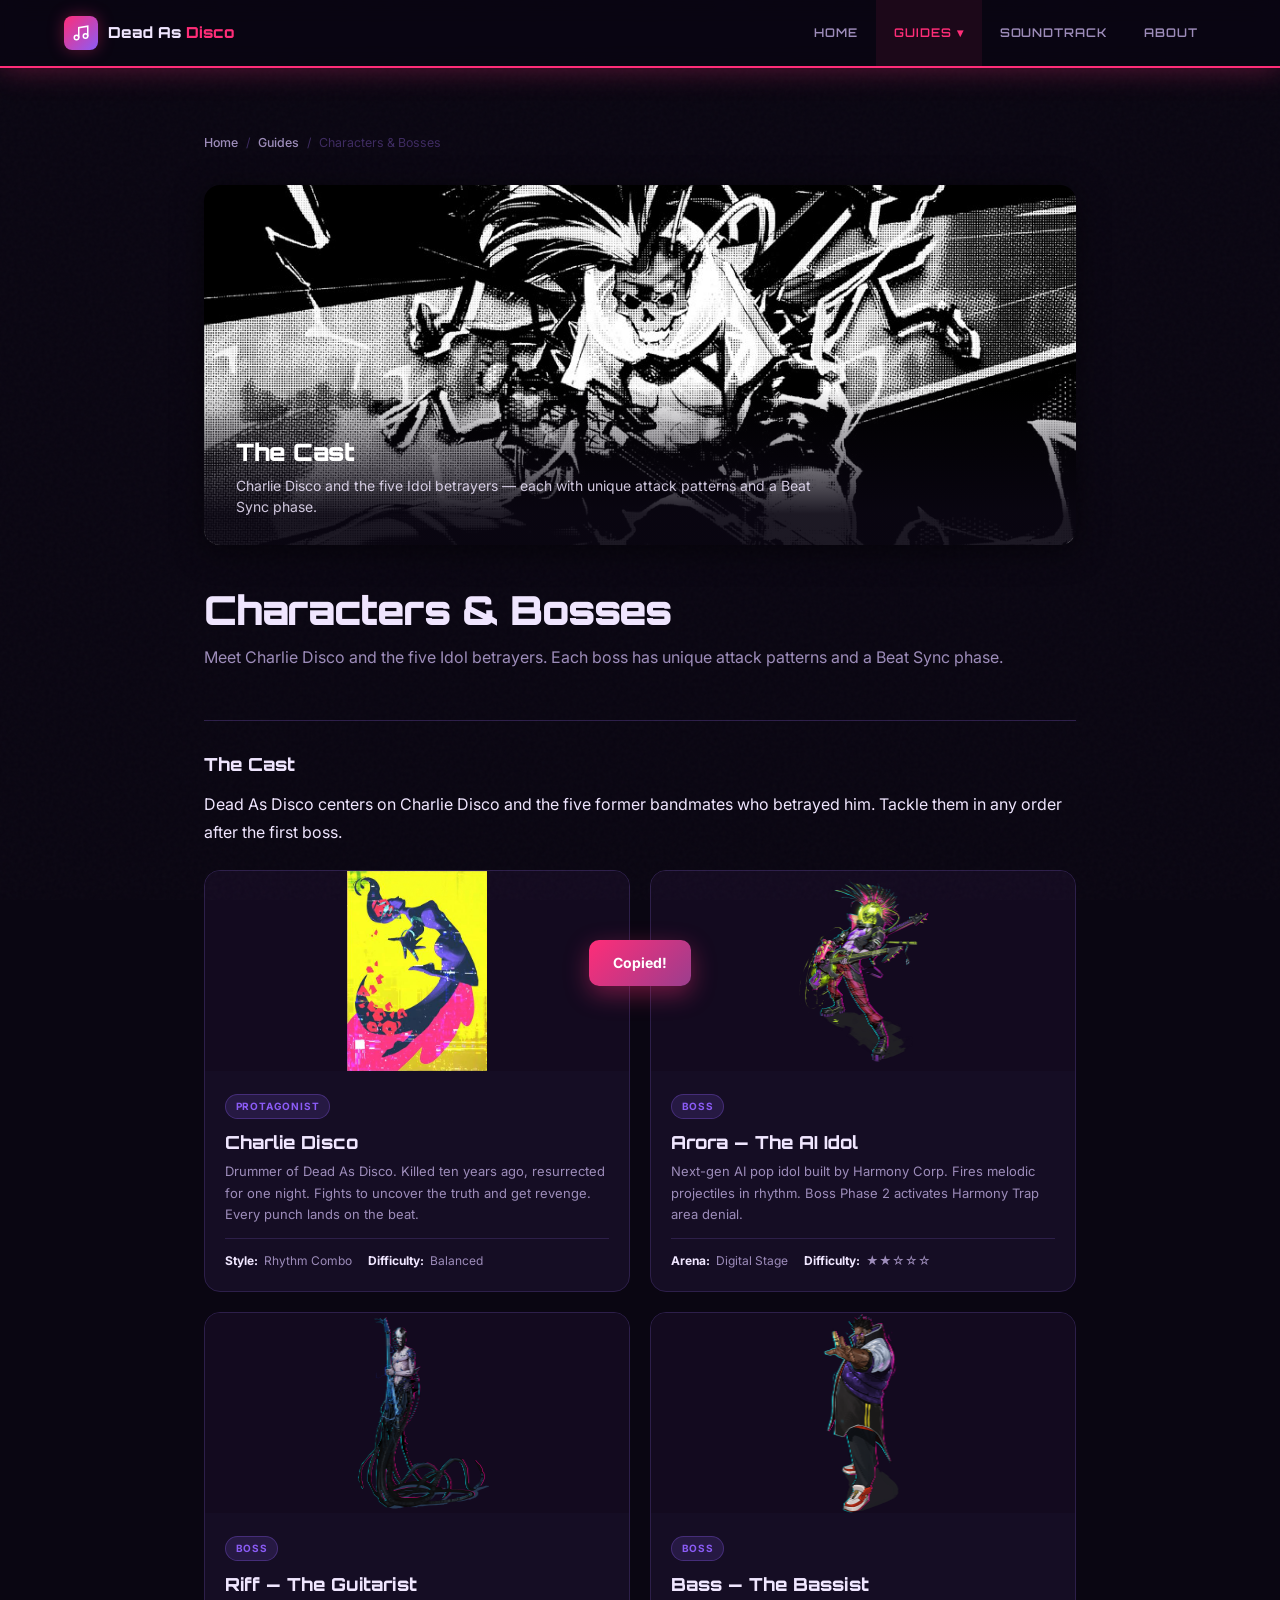
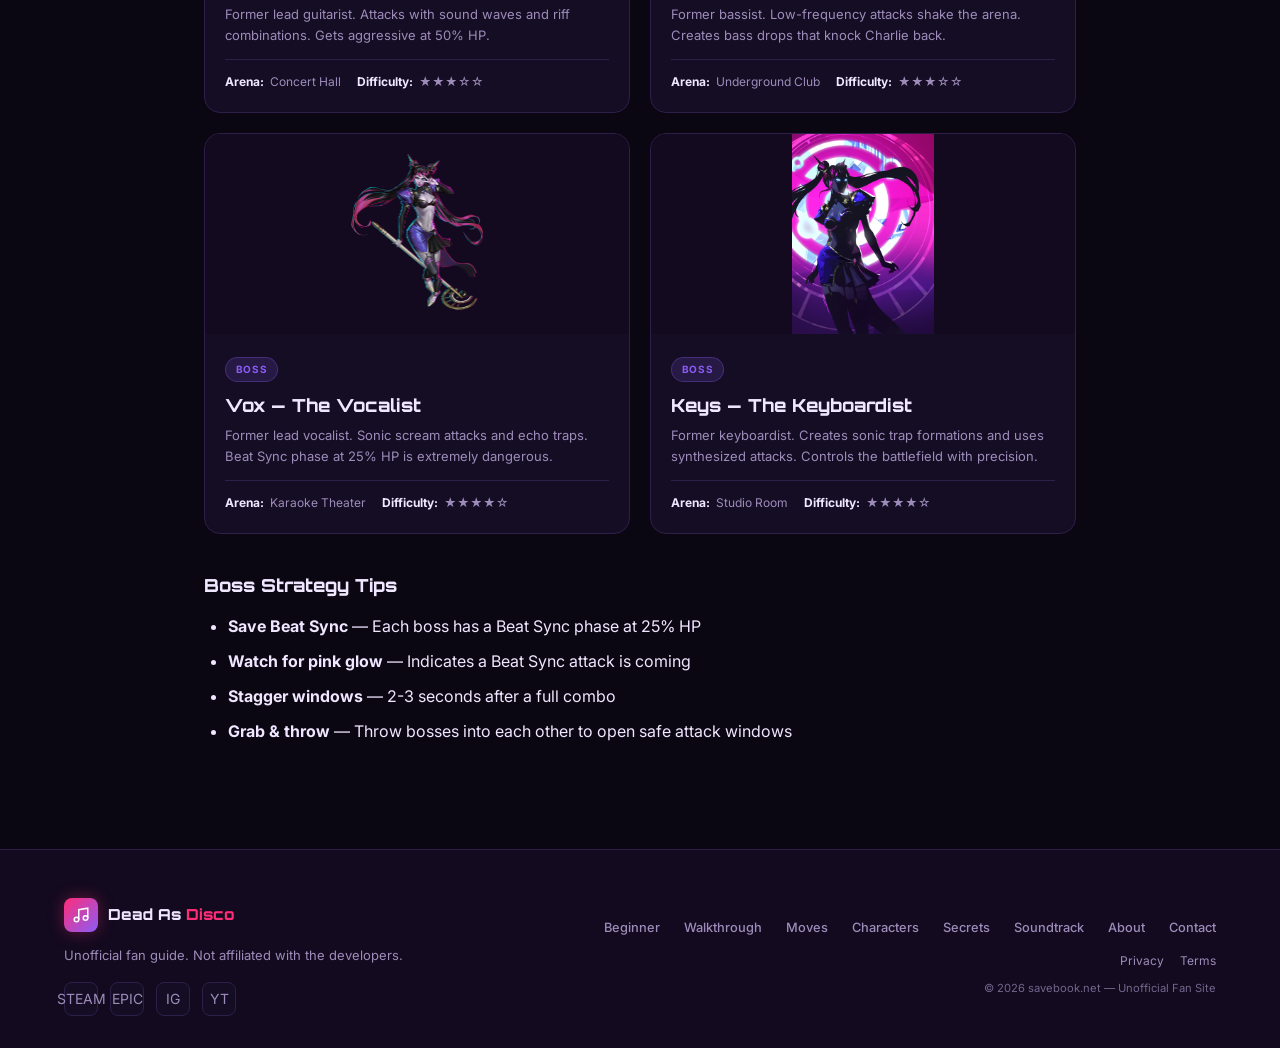
<file: pages/guides/characters.html>
<!DOCTYPE html>
<html lang="en">
<head>
  <meta charset="UTF-8">
  <meta name="viewport" content="width=device-width, initial-scale=1.0">
  <title>Characters &amp; Bosses — Dead As Disco</title>
  <meta name="description" content="Meet Charlie Disco and the five Idol betrayers. Full boss strategies with attack patterns, weaknesses, Beat Sync phases, and how to defeat each one.">
  <link rel="icon" type="image/svg+xml" href="../../favicon.svg">
  <link rel="stylesheet" href="../../css/style.css">
  <style>
    .char-grid { display: grid; grid-template-columns: repeat(auto-fill, minmax(280px, 1fr)); gap: 1.25rem; margin: 1.5rem 0; }
    .char-card { background: var(--bg-card); border: 1px solid var(--border); border-radius: var(--radius-lg); overflow: hidden; transition: var(--transition); }
    .char-card:hover { border-color: var(--accent); box-shadow: var(--shadow-hover); transform: translateY(-4px); }
    .char-img { width: 100%; height: 200px; object-fit: contain; background: var(--bg-secondary); }
    .char-body { padding: 1.25rem; }
    .char-role { display: inline-block; font-size: 0.625rem; font-weight: 700; color: var(--neon-purple); background: rgba(139,92,246,0.15); border: 1px solid rgba(139,92,246,0.3); padding: 0.2rem 0.6rem; border-radius: 9999px; text-transform: uppercase; letter-spacing: 0.08em; margin-bottom: 0.75rem; }
    .char-name { font-size: 1.125rem; font-weight: 800; margin-bottom: 0.5rem; font-family: var(--font-heading); }
    .char-desc { font-size: 0.8125rem; color: var(--text-muted); line-height: 1.65; margin-bottom: 0; }
    .char-meta { display: flex; gap: 1rem; margin-top: 0.75rem; padding-top: 0.75rem; border-top: 1px solid var(--border); font-size: 0.75rem; color: var(--text-muted); }
    .char-meta span { display: flex; align-items: center; gap: 0.375rem; }
    .char-meta strong { color: var(--text); }
  </style>
</head>
<body>
  <header class="header">
    <div class="header-inner">
      <a href="../../index.html" class="logo">
        <div class="logo-icon">
          <svg width="18" height="18" viewBox="0 0 24 24" fill="none"><path d="M9 18V5l12-2v13" stroke="#fff" stroke-width="2" stroke-linecap="round"/><circle cx="6" cy="18" r="3" stroke="#fff" stroke-width="2"/><circle cx="18" cy="16" r="3" stroke="#fff" stroke-width="2"/></svg>
        </div>
        <span class="logo-name">Dead As <span>Disco</span></span>
      </a>
      <nav class="nav-desktop">
        <ul>
          <li><a href="../../index.html">Home</a></li>
          <li><a href="index.html" class="active">Guides ▾</a>
            <ul class="dropdown">
              <li><a href="beginner.html">Beginner Guide</a></li>
              <li><a href="walkthrough.html">Story Walkthrough</a></li>
              <li><a href="moves.html">Moves &amp; Combos</a></li>
              <li><a href="characters.html">Characters</a></li>
              <li><a href="secrets.html">Secrets &amp; Easter Eggs</a></li>
            </ul>
          </li>
          <li><a href="../soundtrack.html">Soundtrack</a></li>
          <li><a href="../about.html">About</a></li>
        </ul>
      </nav>
      <button class="hamburger" aria-label="Menu"><span></span><span></span><span></span></button>
    </div>
  </header>
  <main class="main-content">
    <div class="container" style="max-width:920px">
      <div class="breadcrumb">
        <a href="../../index.html">Home</a> <span>/</span> <a href="index.html">Guides</a> <span>/</span> <span>Characters &amp; Bosses</span>
      </div>

      <div class="guide-hero">
        <img src="../../images/char-select.jpg" alt="Characters & Bosses — Dead As Disco" class="guide-hero-img" loading="eager">
        <div class="guide-hero-overlay">
          <h2 class="guide-hero-title">The Cast</h2>
          <p class="guide-hero-desc">Charlie Disco and the five Idol betrayers — each with unique attack patterns and a Beat Sync phase.</p>
        </div>
      </div>
      <div class="tool-page-header">
        <h1 class="tool-page-title">Characters &amp; Bosses</h1>
        <p class="lead">Meet Charlie Disco and the five Idol betrayers. Each boss has unique attack patterns and a Beat Sync phase.</p>
      </div>

      <h2 style="margin-top:2rem;margin-bottom:1rem;font-size:1.125rem;font-weight:800;">The Cast</h2>
      <p>Dead As Disco centers on Charlie Disco and the five former bandmates who betrayed him. Tackle them in any order after the first boss.</p>

      <div class="char-grid">
        <article class="char-card">
          <img src="../../images/character-dancer-hide.jpg" alt="Charlie Disco" class="char-img" loading="lazy">
          <div class="char-body">
            <span class="char-role">Protagonist</span>
            <h3 class="char-name">Charlie Disco</h3>
            <p class="char-desc">Drummer of Dead As Disco. Killed ten years ago, resurrected for one night. Fights to uncover the truth and get revenge. Every punch lands on the beat.</p>
            <div class="char-meta">
              <span><strong>Style:</strong> Rhythm Combo</span>
              <span><strong>Difficulty:</strong> Balanced</span>
            </div>
          </div>
        </article>

        <article class="char-card">
          <img src="../../images/idol-arora.png" alt="Arora" class="char-img" loading="lazy">
          <div class="char-body">
            <span class="char-role">Boss</span>
            <h3 class="char-name">Arora — The AI Idol</h3>
            <p class="char-desc">Next-gen AI pop idol built by Harmony Corp. Fires melodic projectiles in rhythm. Boss Phase 2 activates Harmony Trap area denial.</p>
            <div class="char-meta">
              <span><strong>Arena:</strong> Digital Stage</span>
              <span><strong>Difficulty:</strong> ★★☆☆☆</span>
            </div>
          </div>
        </article>

        <article class="char-card">
          <img src="../../images/idol-riff.png" alt="Riff" class="char-img" loading="lazy">
          <div class="char-body">
            <span class="char-role">Boss</span>
            <h3 class="char-name">Riff — The Guitarist</h3>
            <p class="char-desc">Former lead guitarist. Attacks with sound waves and riff combinations. Gets aggressive at 50% HP.</p>
            <div class="char-meta">
              <span><strong>Arena:</strong> Concert Hall</span>
              <span><strong>Difficulty:</strong> ★★★☆☆</span>
            </div>
          </div>
        </article>

        <article class="char-card">
          <img src="../../images/idol-bass.png" alt="Bass" class="char-img" loading="lazy">
          <div class="char-body">
            <span class="char-role">Boss</span>
            <h3 class="char-name">Bass — The Bassist</h3>
            <p class="char-desc">Former bassist. Low-frequency attacks shake the arena. Creates bass drops that knock Charlie back.</p>
            <div class="char-meta">
              <span><strong>Arena:</strong> Underground Club</span>
              <span><strong>Difficulty:</strong> ★★★☆☆</span>
            </div>
          </div>
        </article>

        <article class="char-card">
          <img src="../../images/idol-vox.png" alt="Vox" class="char-img" loading="lazy">
          <div class="char-body">
            <span class="char-role">Boss</span>
            <h3 class="char-name">Vox — The Vocalist</h3>
            <p class="char-desc">Former lead vocalist. Sonic scream attacks and echo traps. Beat Sync phase at 25% HP is extremely dangerous.</p>
            <div class="char-meta">
              <span><strong>Arena:</strong> Karaoke Theater</span>
              <span><strong>Difficulty:</strong> ★★★★☆</span>
            </div>
          </div>
        </article>

        <article class="char-card">
          <img src="../../images/idol-keys.png" alt="Keys" class="char-img" loading="lazy">
          <div class="char-body">
            <span class="char-role">Boss</span>
            <h3 class="char-name">Keys — The Keyboardist</h3>
            <p class="char-desc">Former keyboardist. Creates sonic trap formations and uses synthesized attacks. Controls the battlefield with precision.</p>
            <div class="char-meta">
              <span><strong>Arena:</strong> Studio Room</span>
              <span><strong>Difficulty:</strong> ★★★★☆</span>
            </div>
          </div>
        </article>
      </div>

      <h2 style="margin-top:2.5rem;margin-bottom:1rem;font-size:1.125rem;font-weight:800;">Boss Strategy Tips</h2>
      <ul style="margin:1rem 0 1.5rem 1.5rem;list-style:disc">
        <li style="margin-bottom:0.5rem"><strong>Save Beat Sync</strong> — Each boss has a Beat Sync phase at 25% HP</li>
        <li style="margin-bottom:0.5rem"><strong>Watch for pink glow</strong> — Indicates a Beat Sync attack is coming</li>
        <li style="margin-bottom:0.5rem"><strong>Stagger windows</strong> — 2-3 seconds after a full combo</li>
        <li style="margin-bottom:0.5rem"><strong>Grab &amp; throw</strong> — Throw bosses into each other to open safe attack windows</li>
      </ul>
    </div>
  </main>
  <footer class="footer">
    <div class="container">
      <div style="display:flex;justify-content:space-between;align-items:center;flex-wrap:wrap;gap:1.5rem;">
        <div class="footer-brand" style="flex:1;min-width:200px;">
          <a href="../../index.html" class="logo">
            <div class="logo-icon">
              <svg width="18" height="18" viewBox="0 0 24 24" fill="none"><path d="M9 18V5l12-2v13" stroke="#fff" stroke-width="2" stroke-linecap="round"/><circle cx="6" cy="18" r="3" stroke="#fff" stroke-width="2"/><circle cx="18" cy="16" r="3" stroke="#fff" stroke-width="2"/></svg>
            </div>
            <span class="logo-name">Dead As <span>Disco</span></span>
          </a>
          <p style="margin-top:0.75rem;">Unofficial fan guide. Not affiliated with the developers.</p>
          <div class="social-links" style="margin-top:0.5rem;">
            <a href="https://store.steampowered.com/app/3404260" target="_blank" rel="noopener" class="social-link" title="Steam">STEAM</a>
            <a href="https://store.epicgames.com/p/dead-as-disco-de4d9d" target="_blank" rel="noopener" class="social-link" title="Epic">EPIC</a>
            <a href="https://instagram.com/deadasdiscogame" target="_blank" rel="noopener" class="social-link" title="Instagram">IG</a>
            <a href="https://www.youtube.com/@DeadAsDiscoGame" target="_blank" rel="noopener" class="social-link" title="YouTube">YT</a>
          </div>
        </div>
        <div style="display:flex;flex-direction:column;align-items:flex-end;gap:0.5rem;text-align:right;">
          <div style="display:flex;gap:1.5rem;">
            <a href="beginner.html" style="color:var(--text-muted);font-size:0.8rem;font-weight:500;transition:color 200ms;" onmouseover="this.style.color='var(--accent)'" onmouseout="this.style.color='var(--text-muted)'">Beginner</a>
            <a href="walkthrough.html" style="color:var(--text-muted);font-size:0.8rem;font-weight:500;transition:color 200ms;" onmouseover="this.style.color='var(--accent)'" onmouseout="this.style.color='var(--text-muted)'">Walkthrough</a>
            <a href="moves.html" style="color:var(--text-muted);font-size:0.8rem;font-weight:500;transition:color 200ms;" onmouseover="this.style.color='var(--accent)'" onmouseout="this.style.color='var(--text-muted)'">Moves</a>
            <a href="characters.html" style="color:var(--text-muted);font-size:0.8rem;font-weight:500;transition:color 200ms;" onmouseover="this.style.color='var(--accent)'" onmouseout="this.style.color='var(--text-muted)'">Characters</a>
            <a href="secrets.html" style="color:var(--text-muted);font-size:0.8rem;font-weight:500;transition:color 200ms;" onmouseover="this.style.color='var(--accent)'" onmouseout="this.style.color='var(--text-muted)'">Secrets</a>
            <a href="../soundtrack.html" style="color:var(--text-muted);font-size:0.8rem;font-weight:500;transition:color 200ms;" onmouseover="this.style.color='var(--accent)'" onmouseout="this.style.color='var(--text-muted)'">Soundtrack</a>
            <a href="../about.html" style="color:var(--text-muted);font-size:0.8rem;font-weight:500;transition:color 200ms;" onmouseover="this.style.color='var(--accent)'" onmouseout="this.style.color='var(--text-muted)'">About</a>
            <a href="../contact.html" style="color:var(--text-muted);font-size:0.8rem;font-weight:500;transition:color 200ms;" onmouseover="this.style.color='var(--accent)'" onmouseout="this.style.color='var(--text-muted)'">Contact</a>
          </div>
          <div style="display:flex;gap:1rem;margin-top:0.25rem;">
            <a href="../privacy.html" style="color:var(--text-muted);font-size:0.75rem;transition:color 200ms;" onmouseover="this.style.color='var(--accent)'" onmouseout="this.style.color='var(--text-muted)'">Privacy</a>
            <a href="../terms.html" style="color:var(--text-muted);font-size:0.75rem;transition:color 200ms;" onmouseover="this.style.color='var(--accent)'" onmouseout="this.style.color='var(--text-muted)'">Terms</a>
          </div>
          <span style="color:var(--text-muted);font-size:0.7rem;opacity:0.7;">© 2026 savebook.net — Unofficial Fan Site</span>
        </div>
      </div>
    </div>
  </footer>
  <div id="toast" class="toast">Copied!</div>
  <script async src="https://pagead2.googlesyndication.com/pagead/js/adsbygoogle.js?client=ca-pub-9420599375364457"
     crossorigin="anonymous"></script>
</body>
</html>
</file>
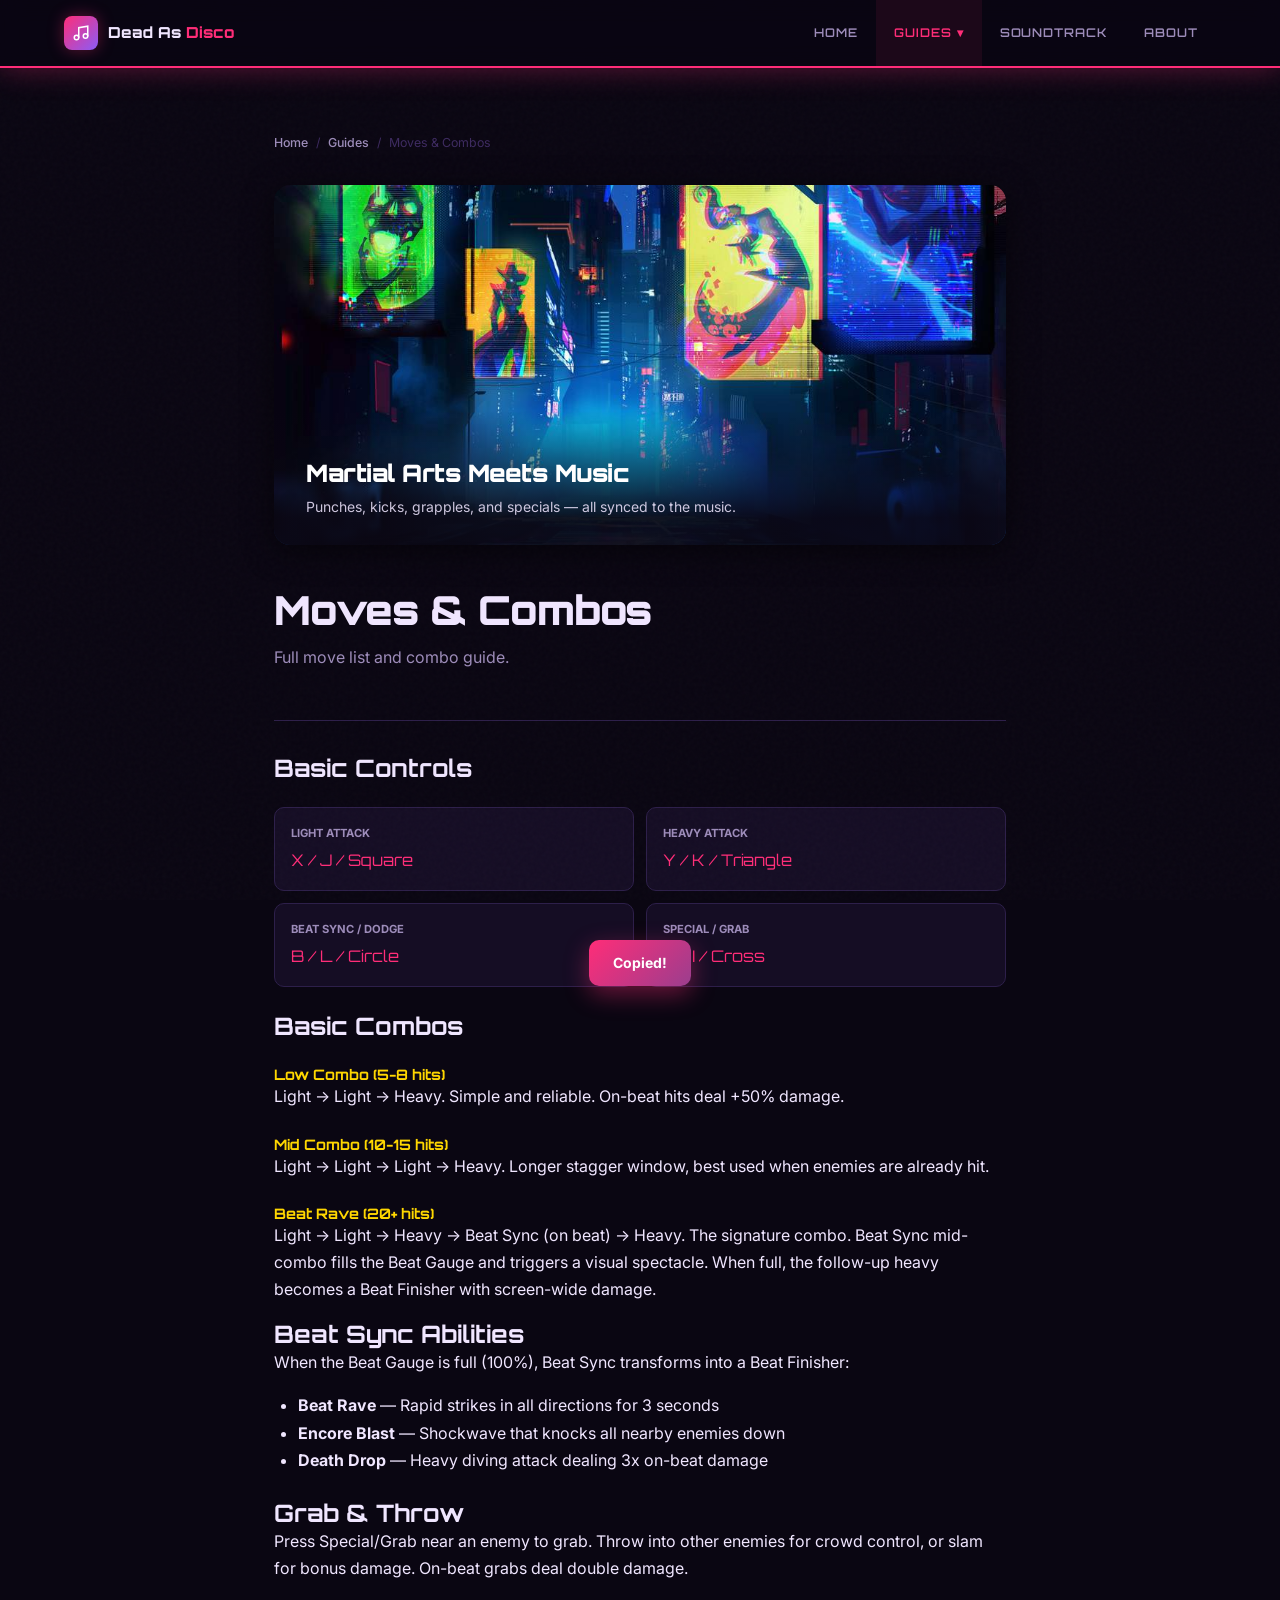
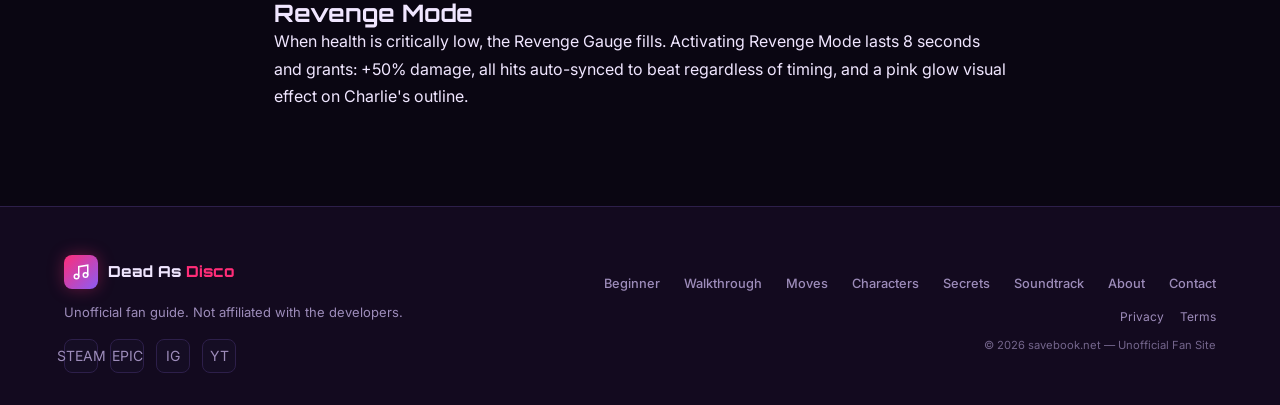
<file: pages/guides/moves.html>
<!DOCTYPE html>
<html lang="en">
<head>
  <meta charset="UTF-8">
  <meta name="viewport" content="width=device-width, initial-scale=1.0">
  <title>Moves &amp; Combos — Dead As Disco</title>
  <meta name="description" content="Full move list and combo guide. Input commands, light combos, heavy finishers, Beat Sync triggers, and 20+ hit chains.">
  <link rel="icon" type="image/svg+xml" href="../../favicon.svg">
  <link rel="stylesheet" href="../../css/style.css">
</head>
<body>
  <header class="header">
    <div class="header-inner">
      <a href="../../index.html" class="logo">
        <div class="logo-icon">
          <svg width="18" height="18" viewBox="0 0 24 24" fill="none"><path d="M9 18V5l12-2v13" stroke="#fff" stroke-width="2" stroke-linecap="round"/><circle cx="6" cy="18" r="3" stroke="#fff" stroke-width="2"/><circle cx="18" cy="16" r="3" stroke="#fff" stroke-width="2"/></svg>
        </div>
        <span class="logo-name">Dead As <span>Disco</span></span>
      </a>
      <nav class="nav-desktop">
        <ul>
          <li><a href="../../index.html">Home</a></li>
          <li><a href="index.html" class="active">Guides ▾</a>
            <ul class="dropdown">
              <li><a href="beginner.html">Beginner Guide</a></li>
              <li><a href="walkthrough.html">Story Walkthrough</a></li>
              <li><a href="moves.html">Moves &amp; Combos</a></li>
              <li><a href="characters.html">Characters</a></li>
              <li><a href="secrets.html">Secrets &amp; Easter Eggs</a></li>
            </ul>
          </li>
          <li><a href="../soundtrack.html">Soundtrack</a></li>
          <li><a href="../about.html">About</a></li>
        </ul>
      </nav>
      <button class="hamburger" aria-label="Menu"><span></span><span></span><span></span></button>
    </div>
  </header>
  <main class="main-content">
    <div class="container" style="max-width:780px">
      <div class="breadcrumb">
        <a href="../../index.html">Home</a> <span>/</span> <a href="index.html">Guides</a> <span>/</span> <span>Moves &amp; Combos</span>
      </div>
      
      <div class="guide-hero">
        <img src="../../images/feature-video-bg.jpg" alt="Moves & Combos — Dead As Disco" class="guide-hero-img" loading="eager">
        <div class="guide-hero-overlay">
          <h2 class="guide-hero-title">Martial Arts Meets Music</h2>
          <p class="guide-hero-desc">Punches, kicks, grapples, and specials — all synced to the music.</p>
        </div>
      </div>
<div class="tool-page-header">
        <h1 class="tool-page-title">Moves &amp; Combos</h1>
        <p class="lead">Full move list and combo guide.</p>
      </div>
<h2>Basic Controls</h2>
<div style="display:grid;grid-template-columns:1fr 1fr;gap:0.75rem;margin:1.5rem 0"><div style="background:var(--bg-card);border:1px solid var(--border);border-radius:10px;padding:1rem"><div style="font-size:0.7rem;font-weight:700;color:var(--text-muted);text-transform:uppercase;margin-bottom:0.25rem">Light Attack</div><div style="font-family:var(--font-heading);color:var(--accent)">X / J / Square</div></div><div style="background:var(--bg-card);border:1px solid var(--border);border-radius:10px;padding:1rem"><div style="font-size:0.7rem;font-weight:700;color:var(--text-muted);text-transform:uppercase;margin-bottom:0.25rem">Heavy Attack</div><div style="font-family:var(--font-heading);color:var(--accent)">Y / K / Triangle</div></div><div style="background:var(--bg-card);border:1px solid var(--border);border-radius:10px;padding:1rem"><div style="font-size:0.7rem;font-weight:700;color:var(--text-muted);text-transform:uppercase;margin-bottom:0.25rem">Beat Sync / Dodge</div><div style="font-family:var(--font-heading);color:var(--accent)">B / L / Circle</div></div><div style="background:var(--bg-card);border:1px solid var(--border);border-radius:10px;padding:1rem"><div style="font-size:0.7rem;font-weight:700;color:var(--text-muted);text-transform:uppercase;margin-bottom:0.25rem">Special / Grab</div><div style="font-family:var(--font-heading);color:var(--accent)">A / I / Cross</div></div></div><h2>Basic Combos</h2>
<h3 style="color:var(--disco-gold);font-size:0.9rem;margin-top:1.5rem">Low Combo (5-8 hits)</h3><p>Light -> Light -> Heavy. Simple and reliable. On-beat hits deal +50% damage.</p><h3 style="color:var(--disco-gold);font-size:0.9rem;margin-top:1.5rem">Mid Combo (10-15 hits)</h3><p>Light -> Light -> Light -> Heavy. Longer stagger window, best used when enemies are already hit.</p><h3 style="color:var(--disco-gold);font-size:0.9rem;margin-top:1.5rem">Beat Rave (20+ hits)</h3><p>Light -> Light -> Heavy -> Beat Sync (on beat) -> Heavy. The signature combo. Beat Sync mid-combo fills the Beat Gauge and triggers a visual spectacle. When full, the follow-up heavy becomes a Beat Finisher with screen-wide damage.</p><h2>Beat Sync Abilities</h2>
<p>When the Beat Gauge is full (100%), Beat Sync transforms into a Beat Finisher:</p><ul style="margin:1rem 0 1.5rem 1.5rem;list-style:disc"><li><strong>Beat Rave</strong> — Rapid strikes in all directions for 3 seconds</li><li><strong>Encore Blast</strong> — Shockwave that knocks all nearby enemies down</li><li><strong>Death Drop</strong> — Heavy diving attack dealing 3x on-beat damage</li></ul><h2>Grab &amp; Throw</h2>
<p>Press Special/Grab near an enemy to grab. Throw into other enemies for crowd control, or slam for bonus damage. On-beat grabs deal double damage.</p><h2>Revenge Mode</h2>
<p>When health is critically low, the Revenge Gauge fills. Activating Revenge Mode lasts 8 seconds and grants: +50% damage, all hits auto-synced to beat regardless of timing, and a pink glow visual effect on Charlie's outline.</p>
    </div>
  </main>
  <footer class="footer">
    <div class="container">
      <div style="display:flex;justify-content:space-between;align-items:center;flex-wrap:wrap;gap:1.5rem;">
        <div class="footer-brand" style="flex:1;min-width:200px;">
          <a href="../../index.html" class="logo">
            <div class="logo-icon">
              <svg width="18" height="18" viewBox="0 0 24 24" fill="none"><path d="M9 18V5l12-2v13" stroke="#fff" stroke-width="2" stroke-linecap="round"/><circle cx="6" cy="18" r="3" stroke="#fff" stroke-width="2"/><circle cx="18" cy="16" r="3" stroke="#fff" stroke-width="2"/></svg>
            </div>
            <span class="logo-name">Dead As <span>Disco</span></span>
          </a>
          <p style="margin-top:0.75rem;">Unofficial fan guide. Not affiliated with the developers.</p>
          <div class="social-links" style="margin-top:0.5rem;">
            <a href="https://store.steampowered.com/app/3404260" target="_blank" rel="noopener" class="social-link" title="Steam">STEAM</a>
            <a href="https://store.epicgames.com/p/dead-as-disco-de4d9d" target="_blank" rel="noopener" class="social-link" title="Epic">EPIC</a>
            <a href="https://instagram.com/deadasdiscogame" target="_blank" rel="noopener" class="social-link" title="Instagram">IG</a>
            <a href="https://www.youtube.com/@DeadAsDiscoGame" target="_blank" rel="noopener" class="social-link" title="YouTube">YT</a>
          </div>
        </div>
        <div style="display:flex;flex-direction:column;align-items:flex-end;gap:0.5rem;text-align:right;">
          <div style="display:flex;gap:1.5rem;">
            <a href="beginner.html" style="color:var(--text-muted);font-size:0.8rem;font-weight:500;transition:color 200ms;" onmouseover="this.style.color='var(--accent)'" onmouseout="this.style.color='var(--text-muted)'">Beginner</a>
            <a href="walkthrough.html" style="color:var(--text-muted);font-size:0.8rem;font-weight:500;transition:color 200ms;" onmouseover="this.style.color='var(--accent)'" onmouseout="this.style.color='var(--text-muted)'">Walkthrough</a>
            <a href="moves.html" style="color:var(--text-muted);font-size:0.8rem;font-weight:500;transition:color 200ms;" onmouseover="this.style.color='var(--accent)'" onmouseout="this.style.color='var(--text-muted)'">Moves</a>
            <a href="characters.html" style="color:var(--text-muted);font-size:0.8rem;font-weight:500;transition:color 200ms;" onmouseover="this.style.color='var(--accent)'" onmouseout="this.style.color='var(--text-muted)'">Characters</a>
            <a href="secrets.html" style="color:var(--text-muted);font-size:0.8rem;font-weight:500;transition:color 200ms;" onmouseover="this.style.color='var(--accent)'" onmouseout="this.style.color='var(--text-muted)'">Secrets</a>
            <a href="../soundtrack.html" style="color:var(--text-muted);font-size:0.8rem;font-weight:500;transition:color 200ms;" onmouseover="this.style.color='var(--accent)'" onmouseout="this.style.color='var(--text-muted)'">Soundtrack</a>
            <a href="../about.html" style="color:var(--text-muted);font-size:0.8rem;font-weight:500;transition:color 200ms;" onmouseover="this.style.color='var(--accent)'" onmouseout="this.style.color='var(--text-muted)'">About</a>
            <a href="../contact.html" style="color:var(--text-muted);font-size:0.8rem;font-weight:500;transition:color 200ms;" onmouseover="this.style.color='var(--accent)'" onmouseout="this.style.color='var(--text-muted)'">Contact</a>
          </div>
          <div style="display:flex;gap:1rem;margin-top:0.25rem;">
            <a href="../privacy.html" style="color:var(--text-muted);font-size:0.75rem;transition:color 200ms;" onmouseover="this.style.color='var(--accent)'" onmouseout="this.style.color='var(--text-muted)'">Privacy</a>
            <a href="../terms.html" style="color:var(--text-muted);font-size:0.75rem;transition:color 200ms;" onmouseover="this.style.color='var(--accent)'" onmouseout="this.style.color='var(--text-muted)'">Terms</a>
          </div>
          <span style="color:var(--text-muted);font-size:0.7rem;opacity:0.7;">© 2026 savebook.net — Unofficial Fan Site</span>
        </div>
      </div>
    </div>
  </footer>
  <div id="toast" class="toast">Copied!</div>
  <script async src="https://pagead2.googlesyndication.com/pagead/js/adsbygoogle.js?client=ca-pub-9420599375364457"
     crossorigin="anonymous"></script>
</body>
</html>
</file>
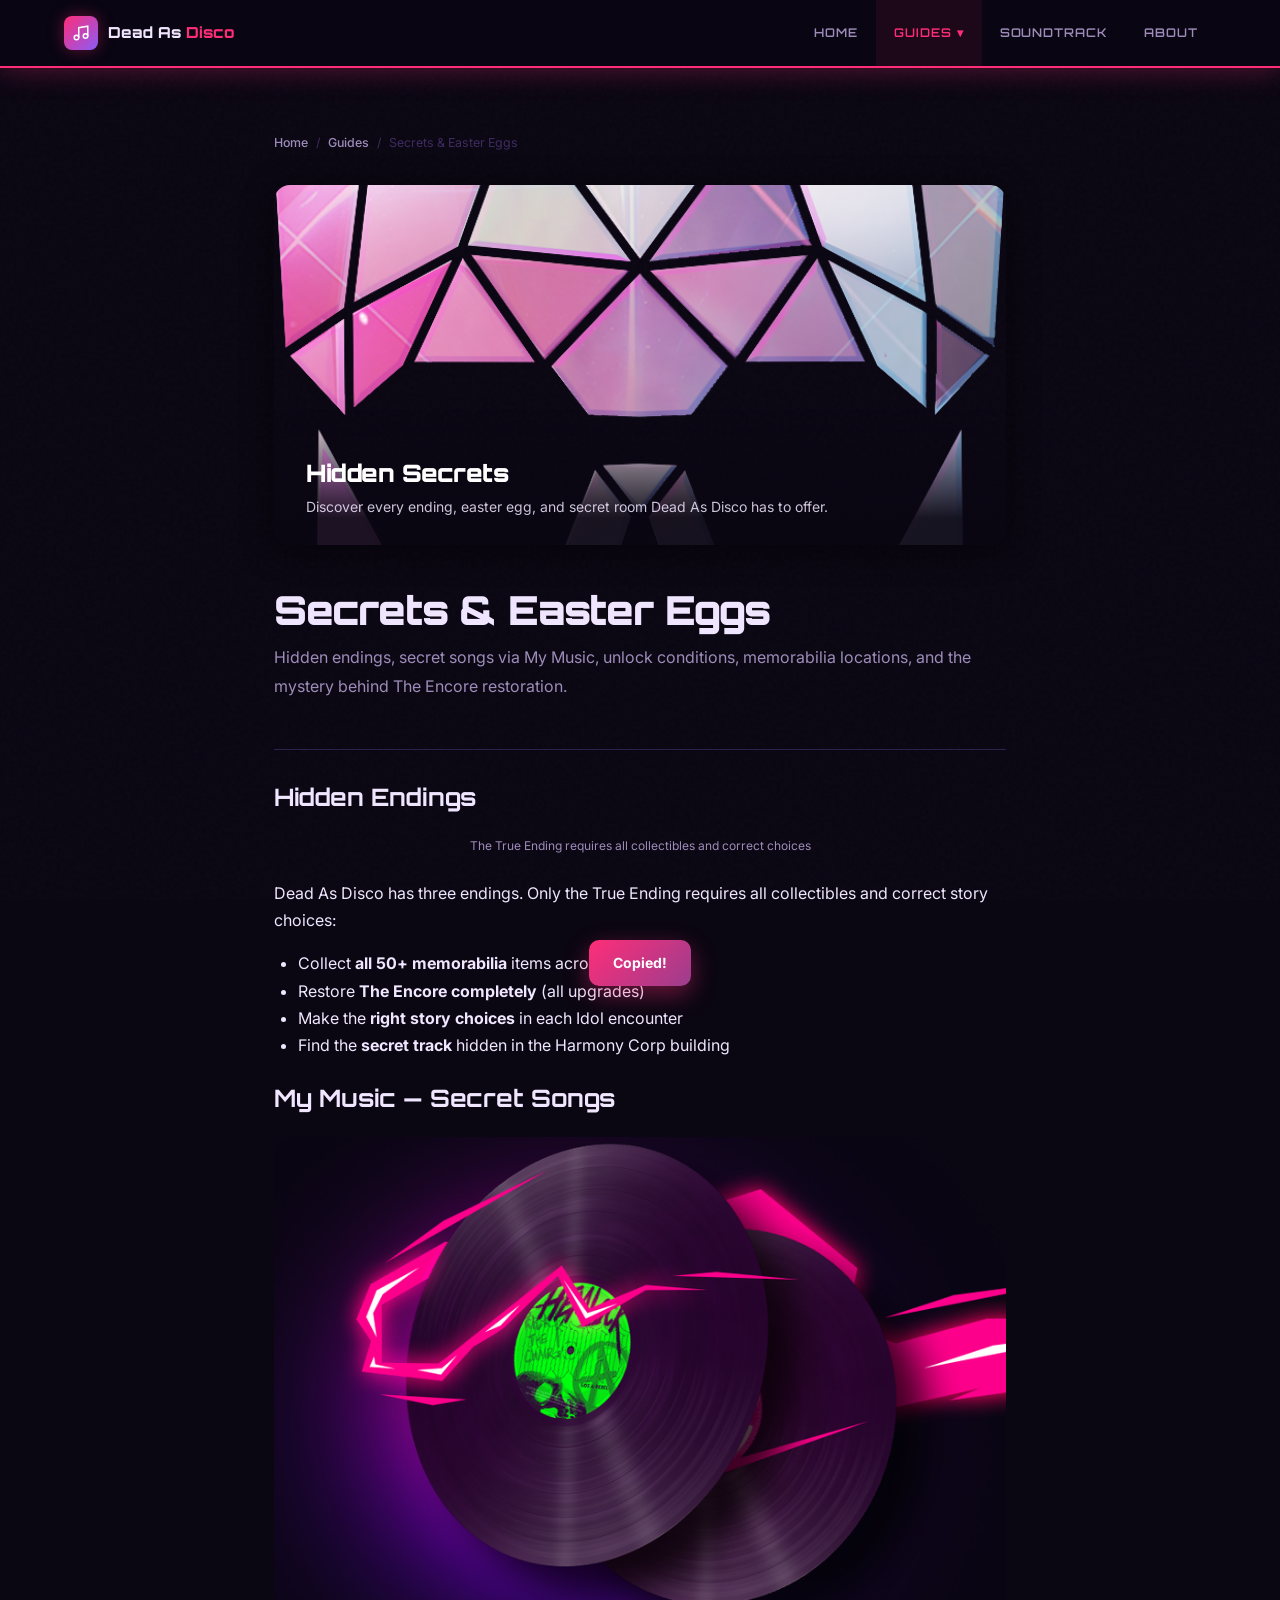
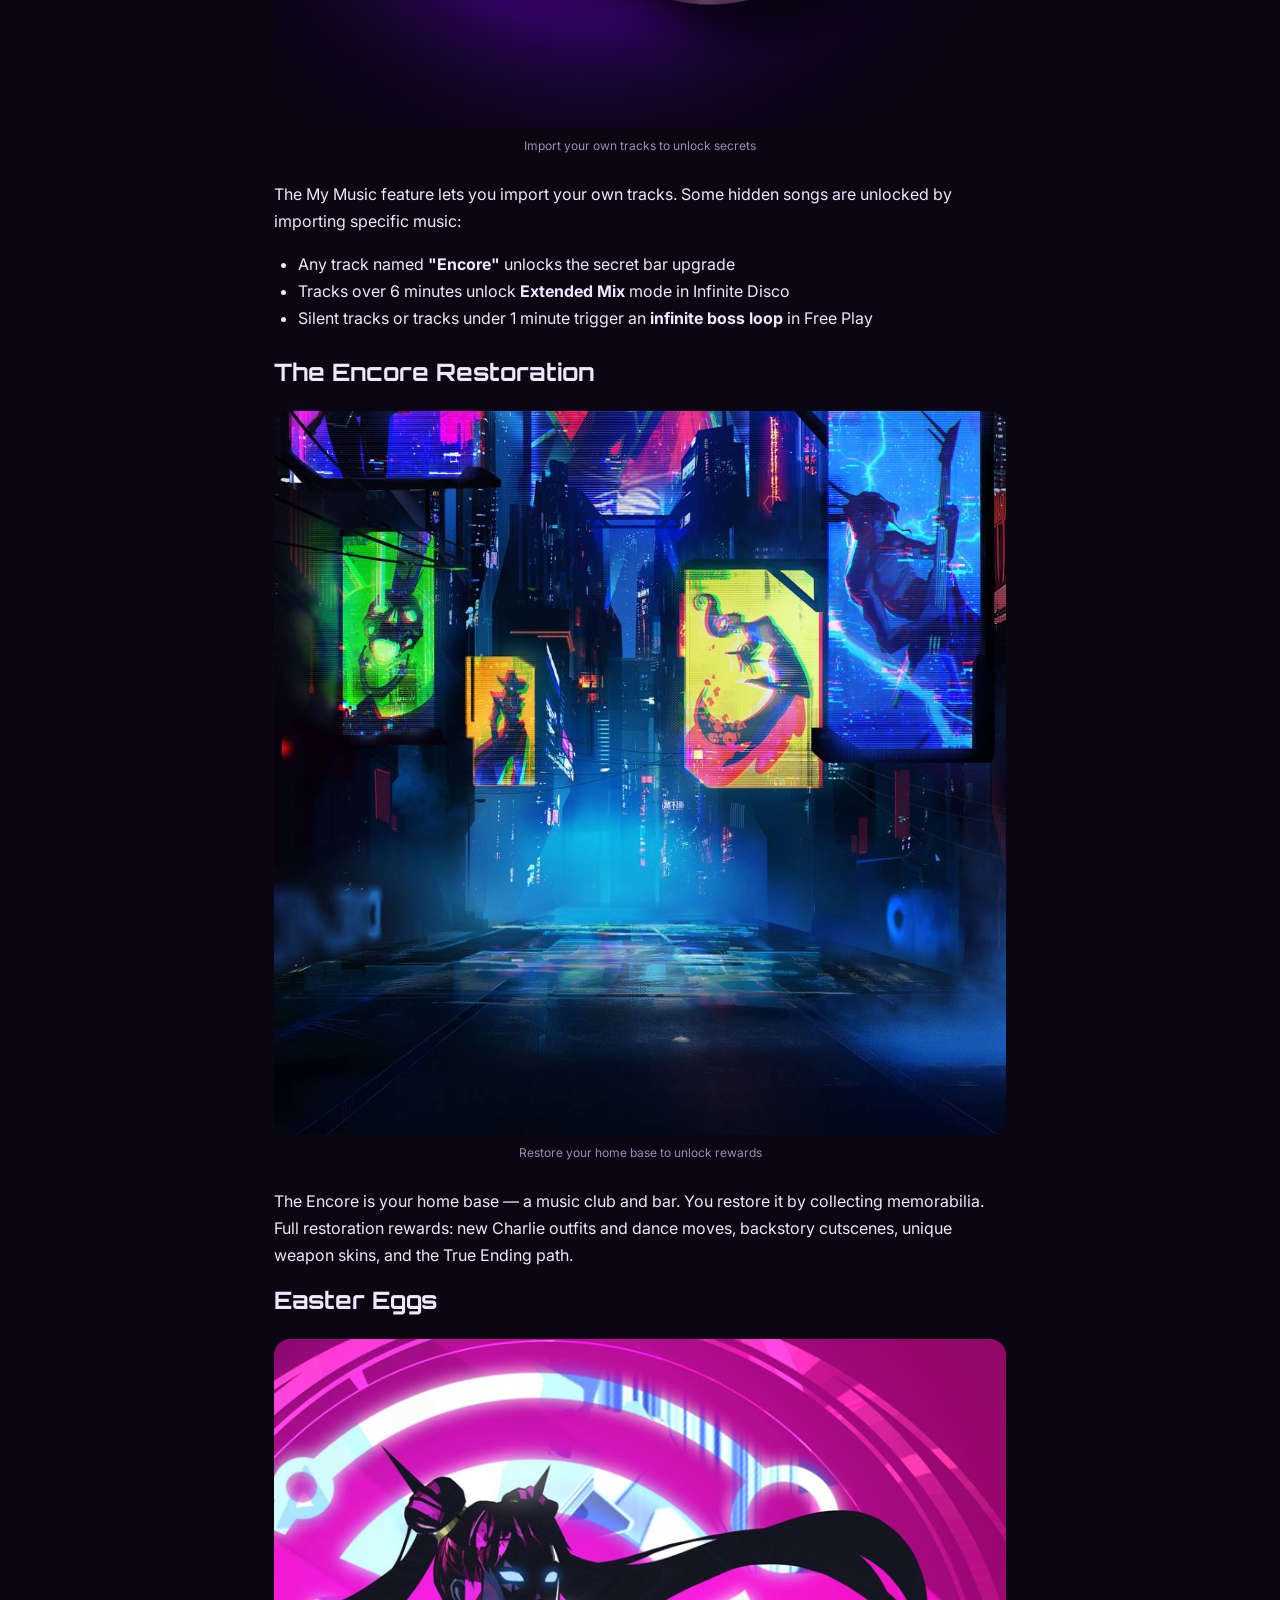
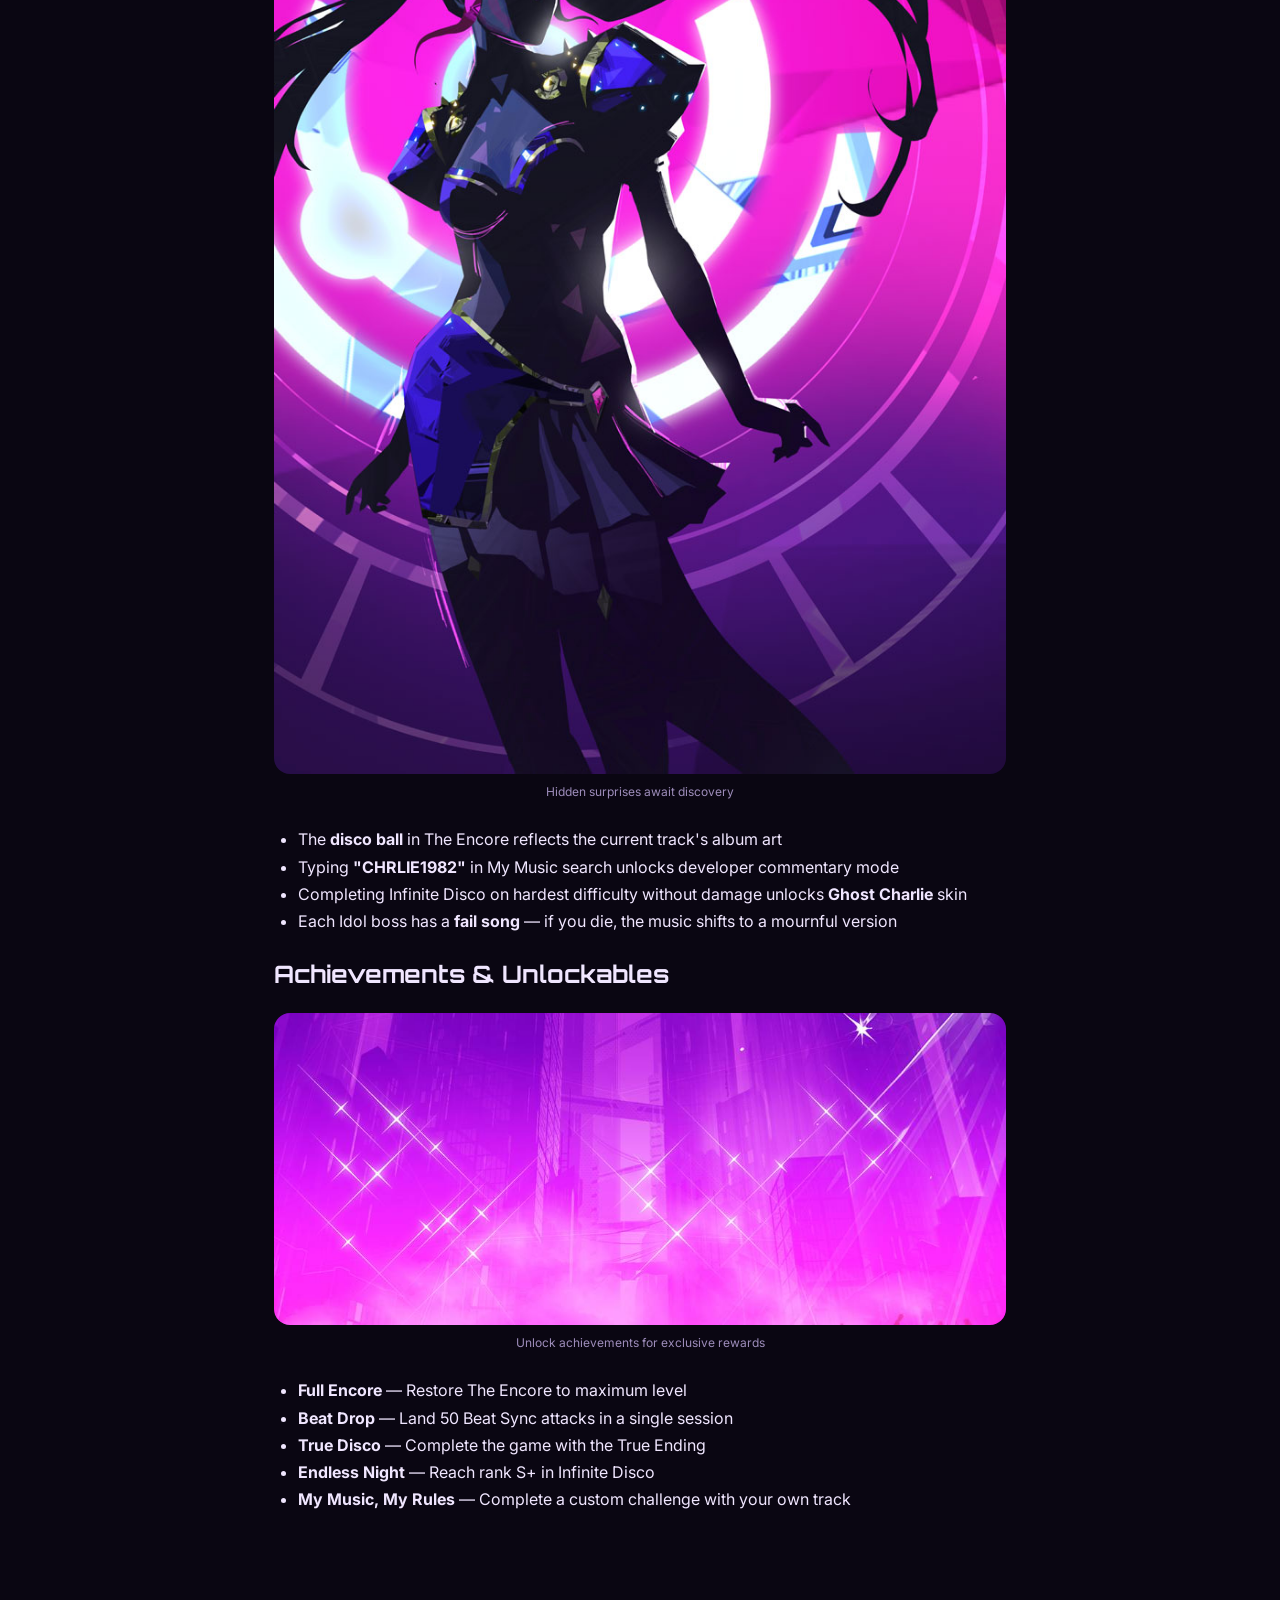
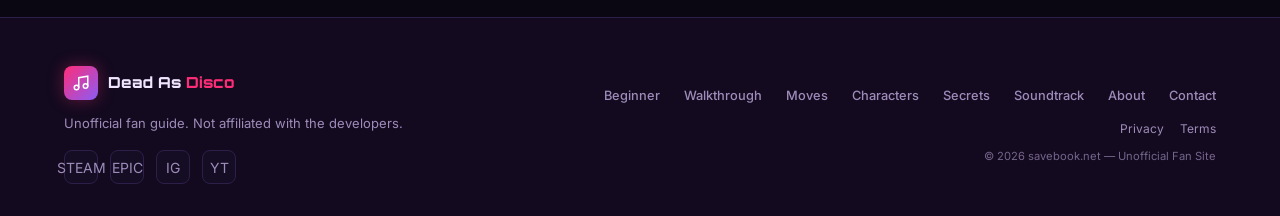
<file: pages/guides/secrets.html>
<!DOCTYPE html>
<html lang="en">
<head>
  <meta charset="UTF-8">
  <meta name="viewport" content="width=device-width, initial-scale=1.0">
  <title>Secrets &amp; Easter Eggs — Dead As Disco</title>
  <meta name="description" content="Hidden endings, secret songs via My Music, unlock conditions, memorabilia locations, and the mystery behind The Encore restoration.">
  <link rel="icon" type="image/svg+xml" href="../../favicon.svg">
  <link rel="stylesheet" href="../../css/style.css">
</head>
<body>
  <header class="header">
    <div class="header-inner">
      <a href="../../index.html" class="logo">
        <div class="logo-icon">
          <svg width="18" height="18" viewBox="0 0 24 24" fill="none"><path d="M9 18V5l12-2v13" stroke="#fff" stroke-width="2" stroke-linecap="round"/><circle cx="6" cy="18" r="3" stroke="#fff" stroke-width="2"/><circle cx="18" cy="16" r="3" stroke="#fff" stroke-width="2"/></svg>
        </div>
        <span class="logo-name">Dead As <span>Disco</span></span>
      </a>
      <nav class="nav-desktop">
        <ul>
          <li><a href="../../index.html">Home</a></li>
          <li><a href="index.html" class="active">Guides ▾</a>
            <ul class="dropdown">
              <li><a href="beginner.html">Beginner Guide</a></li>
              <li><a href="walkthrough.html">Story Walkthrough</a></li>
              <li><a href="moves.html">Moves &amp; Combos</a></li>
              <li><a href="characters.html">Characters</a></li>
              <li><a href="secrets.html">Secrets &amp; Easter Eggs</a></li>
            </ul>
          </li>
          <li><a href="../soundtrack.html">Soundtrack</a></li>
          <li><a href="../about.html">About</a></li>
        </ul>
      </nav>
      <button class="hamburger" aria-label="Menu"><span></span><span></span><span></span></button>
    </div>
  </header>
  <main class="main-content">
    <div class="container" style="max-width:780px">
      <div class="breadcrumb">
        <a href="../../index.html">Home</a> <span>/</span> <a href="index.html">Guides</a> <span>/</span> <span>Secrets &amp; Easter Eggs</span>
      </div>

      <div class="guide-hero">
        <img src="../../images/skull-logo.png" alt="Secrets & Easter Eggs — Dead As Disco" class="guide-hero-img" loading="eager">
        <div class="guide-hero-overlay">
          <h2 class="guide-hero-title">Hidden Secrets</h2>
          <p class="guide-hero-desc">Discover every ending, easter egg, and secret room Dead As Disco has to offer.</p>
        </div>
      </div>

      <div class="tool-page-header">
        <h1 class="tool-page-title">Secrets &amp; Easter Eggs</h1>
        <p class="lead">Hidden endings, secret songs via My Music, unlock conditions, memorabilia locations, and the mystery behind The Encore restoration.</p>
      </div>

      <h2>Hidden Endings</h2>
      <div style="margin:1.5rem 0">
<!--        <img src="../../images/records.png" alt="Hidden Endings" style="width:100%;border-radius:var(&#45;&#45;radius-lg);margin-bottom:0.5rem;">-->
        <p style="font-size:0.75rem;color:var(--text-muted);text-align:center;margin:0 0 1.5rem">The True Ending requires all collectibles and correct choices</p>
      </div>
      <p>Dead As Disco has three endings. Only the True Ending requires all collectibles and correct story choices:</p>
      <ul style="margin:1rem 0 1.5rem 1.5rem;list-style:disc">
        <li>Collect <strong>all 50+ memorabilia</strong> items across the city</li>
        <li>Restore <strong>The Encore completely</strong> (all upgrades)</li>
        <li>Make the <strong>right story choices</strong> in each Idol encounter</li>
        <li>Find the <strong>secret track</strong> hidden in the Harmony Corp building</li>
      </ul>

      <h2>My Music — Secret Songs</h2>
      <div style="margin:1.5rem 0">
        <img src="../../images/records.png" alt="My Music Feature" style="width:100%;border-radius:var(--radius-lg);margin-bottom:0.5rem;">
        <p style="font-size:0.75rem;color:var(--text-muted);text-align:center;margin:0 0 1.5rem">Import your own tracks to unlock secrets</p>
      </div>
      <p>The My Music feature lets you import your own tracks. Some hidden songs are unlocked by importing specific music:</p>
      <ul style="margin:1rem 0 1.5rem 1.5rem;list-style:disc">
        <li>Any track named <strong>"Encore"</strong> unlocks the secret bar upgrade</li>
        <li>Tracks over 6 minutes unlock <strong>Extended Mix</strong> mode in Infinite Disco</li>
        <li>Silent tracks or tracks under 1 minute trigger an <strong>infinite boss loop</strong> in Free Play</li>
      </ul>

      <h2>The Encore Restoration</h2>
      <div style="margin:1.5rem 0">
        <img src="../../images/feature-video-bg.jpg" alt="The Encore Club" style="width:100%;border-radius:var(--radius-lg);margin-bottom:0.5rem;">
        <p style="font-size:0.75rem;color:var(--text-muted);text-align:center;margin:0 0 1.5rem">Restore your home base to unlock rewards</p>
      </div>
      <p>The Encore is your home base — a music club and bar. You restore it by collecting memorabilia. Full restoration rewards: new Charlie outfits and dance moves, backstory cutscenes, unique weapon skins, and the True Ending path.</p>

      <h2>Easter Eggs</h2>
      <div style="margin:1.5rem 0">
        <img src="../../images/doll-poster.jpg" alt="Easter Eggs" style="width:100%;border-radius:var(--radius-lg);margin-bottom:0.5rem;">
        <p style="font-size:0.75rem;color:var(--text-muted);text-align:center;margin:0 0 1.5rem">Hidden surprises await discovery</p>
      </div>
      <ul style="margin:1rem 0 1.5rem 1.5rem;list-style:disc">
        <li>The <strong>disco ball</strong> in The Encore reflects the current track's album art</li>
        <li>Typing <strong>"CHRLIE1982"</strong> in My Music search unlocks developer commentary mode</li>
        <li>Completing Infinite Disco on hardest difficulty without damage unlocks <strong>Ghost Charlie</strong> skin</li>
        <li>Each Idol boss has a <strong>fail song</strong> — if you die, the music shifts to a mournful version</li>
      </ul>

      <h2>Achievements &amp; Unlockables</h2>
      <div style="margin:1.5rem 0">
        <img src="../../images/feature-1-bg.jpg" alt="Achievements" style="width:100%;border-radius:var(--radius-lg);margin-bottom:0.5rem;">
        <p style="font-size:0.75rem;color:var(--text-muted);text-align:center;margin:0 0 1.5rem">Unlock achievements for exclusive rewards</p>
      </div>
      <ul style="margin:1rem 0 1.5rem 1.5rem;list-style:disc">
        <li><strong>Full Encore</strong> — Restore The Encore to maximum level</li>
        <li><strong>Beat Drop</strong> — Land 50 Beat Sync attacks in a single session</li>
        <li><strong>True Disco</strong> — Complete the game with the True Ending</li>
        <li><strong>Endless Night</strong> — Reach rank S+ in Infinite Disco</li>
        <li><strong>My Music, My Rules</strong> — Complete a custom challenge with your own track</li>
      </ul>
    </div>
  </main>
  <footer class="footer">
    <div class="container">
      <div style="display:flex;justify-content:space-between;align-items:center;flex-wrap:wrap;gap:1.5rem;">
        <div class="footer-brand" style="flex:1;min-width:200px;">
          <a href="../../index.html" class="logo">
            <div class="logo-icon">
              <svg width="18" height="18" viewBox="0 0 24 24" fill="none"><path d="M9 18V5l12-2v13" stroke="#fff" stroke-width="2" stroke-linecap="round"/><circle cx="6" cy="18" r="3" stroke="#fff" stroke-width="2"/><circle cx="18" cy="16" r="3" stroke="#fff" stroke-width="2"/></svg>
            </div>
            <span class="logo-name">Dead As <span>Disco</span></span>
          </a>
          <p style="margin-top:0.75rem;">Unofficial fan guide. Not affiliated with the developers.</p>
          <div class="social-links" style="margin-top:0.5rem;">
            <a href="https://store.steampowered.com/app/3404260" target="_blank" rel="noopener" class="social-link" title="Steam">STEAM</a>
            <a href="https://store.epicgames.com/p/dead-as-disco-de4d9d" target="_blank" rel="noopener" class="social-link" title="Epic">EPIC</a>
            <a href="https://instagram.com/deadasdiscogame" target="_blank" rel="noopener" class="social-link" title="Instagram">IG</a>
            <a href="https://www.youtube.com/@DeadAsDiscoGame" target="_blank" rel="noopener" class="social-link" title="YouTube">YT</a>
          </div>
        </div>
        <div style="display:flex;flex-direction:column;align-items:flex-end;gap:0.5rem;text-align:right;">
          <div style="display:flex;gap:1.5rem;">
            <a href="beginner.html" style="color:var(--text-muted);font-size:0.8rem;font-weight:500;transition:color 200ms;" onmouseover="this.style.color='var(--accent)'" onmouseout="this.style.color='var(--text-muted)'">Beginner</a>
            <a href="walkthrough.html" style="color:var(--text-muted);font-size:0.8rem;font-weight:500;transition:color 200ms;" onmouseover="this.style.color='var(--accent)'" onmouseout="this.style.color='var(--text-muted)'">Walkthrough</a>
            <a href="moves.html" style="color:var(--text-muted);font-size:0.8rem;font-weight:500;transition:color 200ms;" onmouseover="this.style.color='var(--accent)'" onmouseout="this.style.color='var(--text-muted)'">Moves</a>
            <a href="characters.html" style="color:var(--text-muted);font-size:0.8rem;font-weight:500;transition:color 200ms;" onmouseover="this.style.color='var(--accent)'" onmouseout="this.style.color='var(--text-muted)'">Characters</a>
            <a href="secrets.html" style="color:var(--text-muted);font-size:0.8rem;font-weight:500;transition:color 200ms;" onmouseover="this.style.color='var(--accent)'" onmouseout="this.style.color='var(--text-muted)'">Secrets</a>
            <a href="../soundtrack.html" style="color:var(--text-muted);font-size:0.8rem;font-weight:500;transition:color 200ms;" onmouseover="this.style.color='var(--accent)'" onmouseout="this.style.color='var(--text-muted)'">Soundtrack</a>
            <a href="../about.html" style="color:var(--text-muted);font-size:0.8rem;font-weight:500;transition:color 200ms;" onmouseover="this.style.color='var(--accent)'" onmouseout="this.style.color='var(--text-muted)'">About</a>
            <a href="../contact.html" style="color:var(--text-muted);font-size:0.8rem;font-weight:500;transition:color 200ms;" onmouseover="this.style.color='var(--accent)'" onmouseout="this.style.color='var(--text-muted)'">Contact</a>
          </div>
          <div style="display:flex;gap:1rem;margin-top:0.25rem;">
            <a href="../privacy.html" style="color:var(--text-muted);font-size:0.75rem;transition:color 200ms;" onmouseover="this.style.color='var(--accent)'" onmouseout="this.style.color='var(--text-muted)'">Privacy</a>
            <a href="../terms.html" style="color:var(--text-muted);font-size:0.75rem;transition:color 200ms;" onmouseover="this.style.color='var(--accent)'" onmouseout="this.style.color='var(--text-muted)'">Terms</a>
          </div>
          <span style="color:var(--text-muted);font-size:0.7rem;opacity:0.7;">© 2026 savebook.net — Unofficial Fan Site</span>
        </div>
      </div>
    </div>
  </footer>
  <div id="toast" class="toast">Copied!</div>
  <script async src="https://pagead2.googlesyndication.com/pagead/js/adsbygoogle.js?client=ca-pub-9420599375364457"
     crossorigin="anonymous"></script>
</body>
</html>
</file>
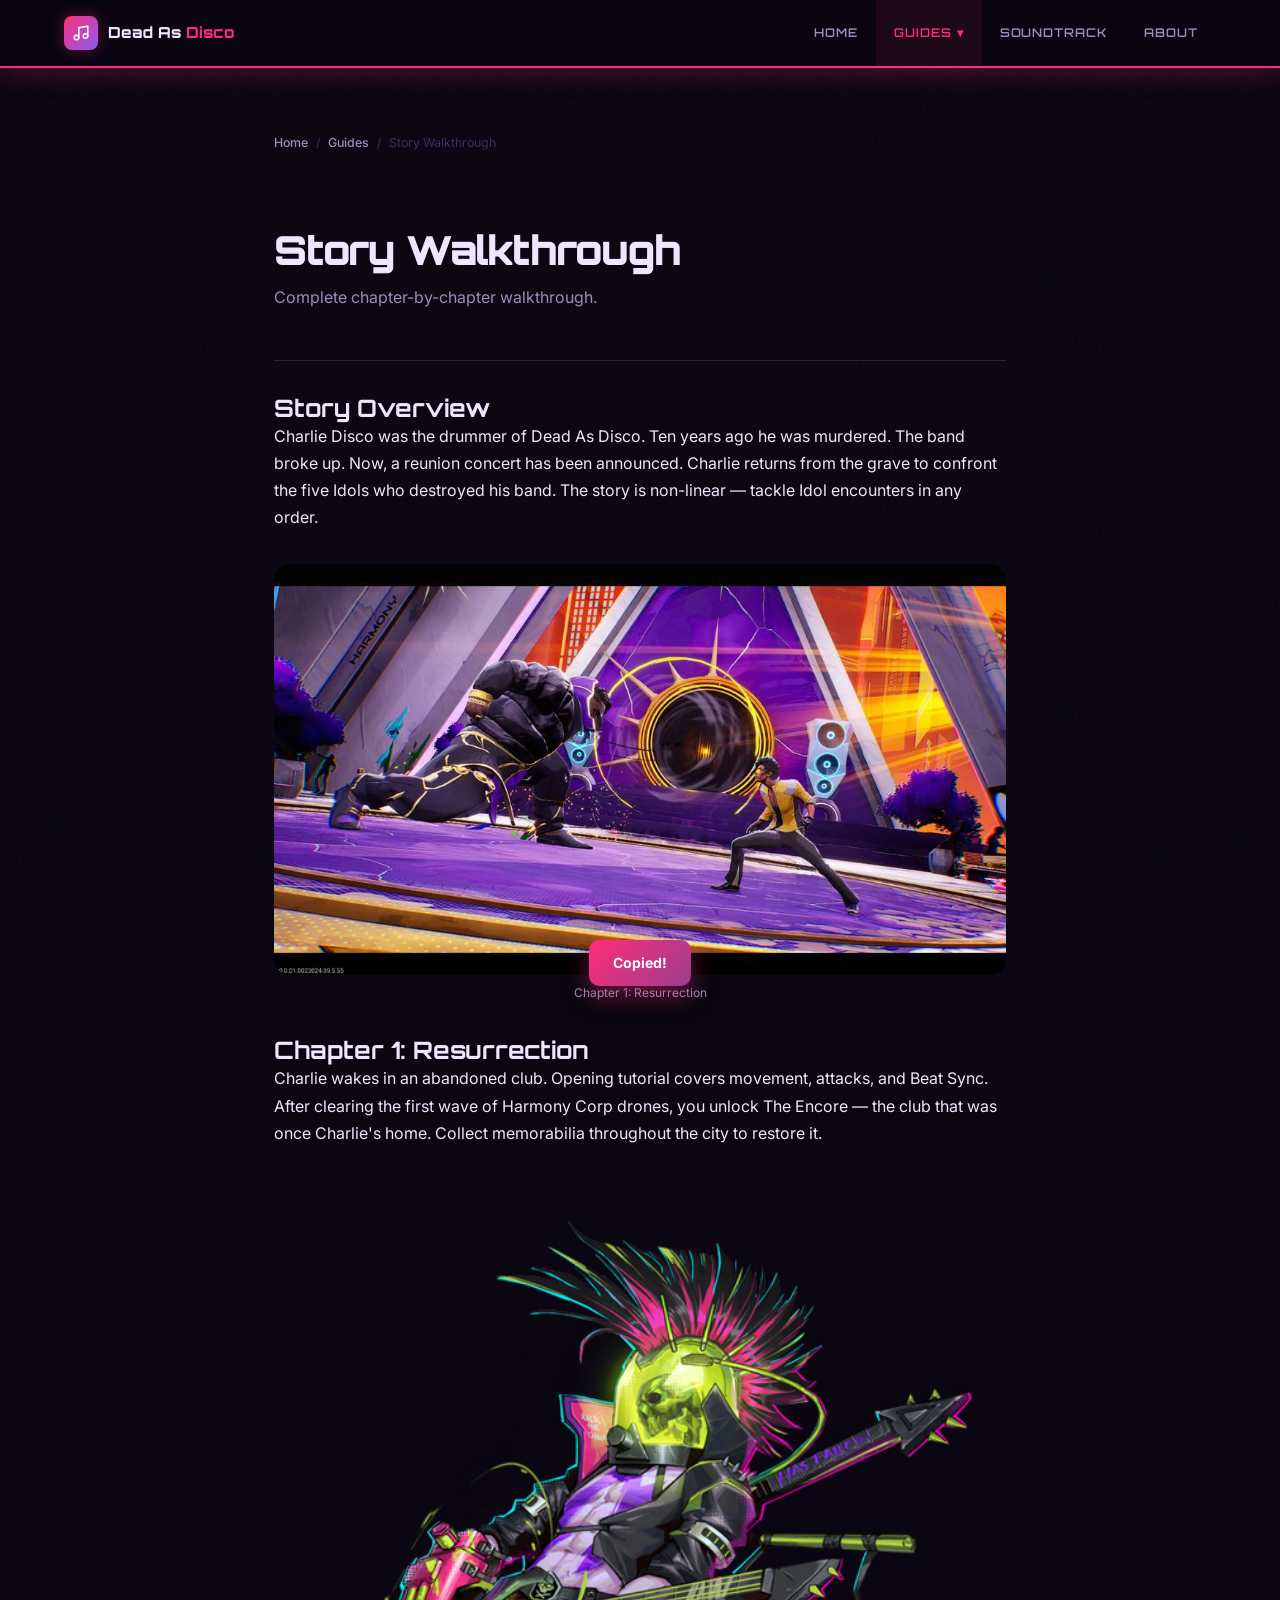
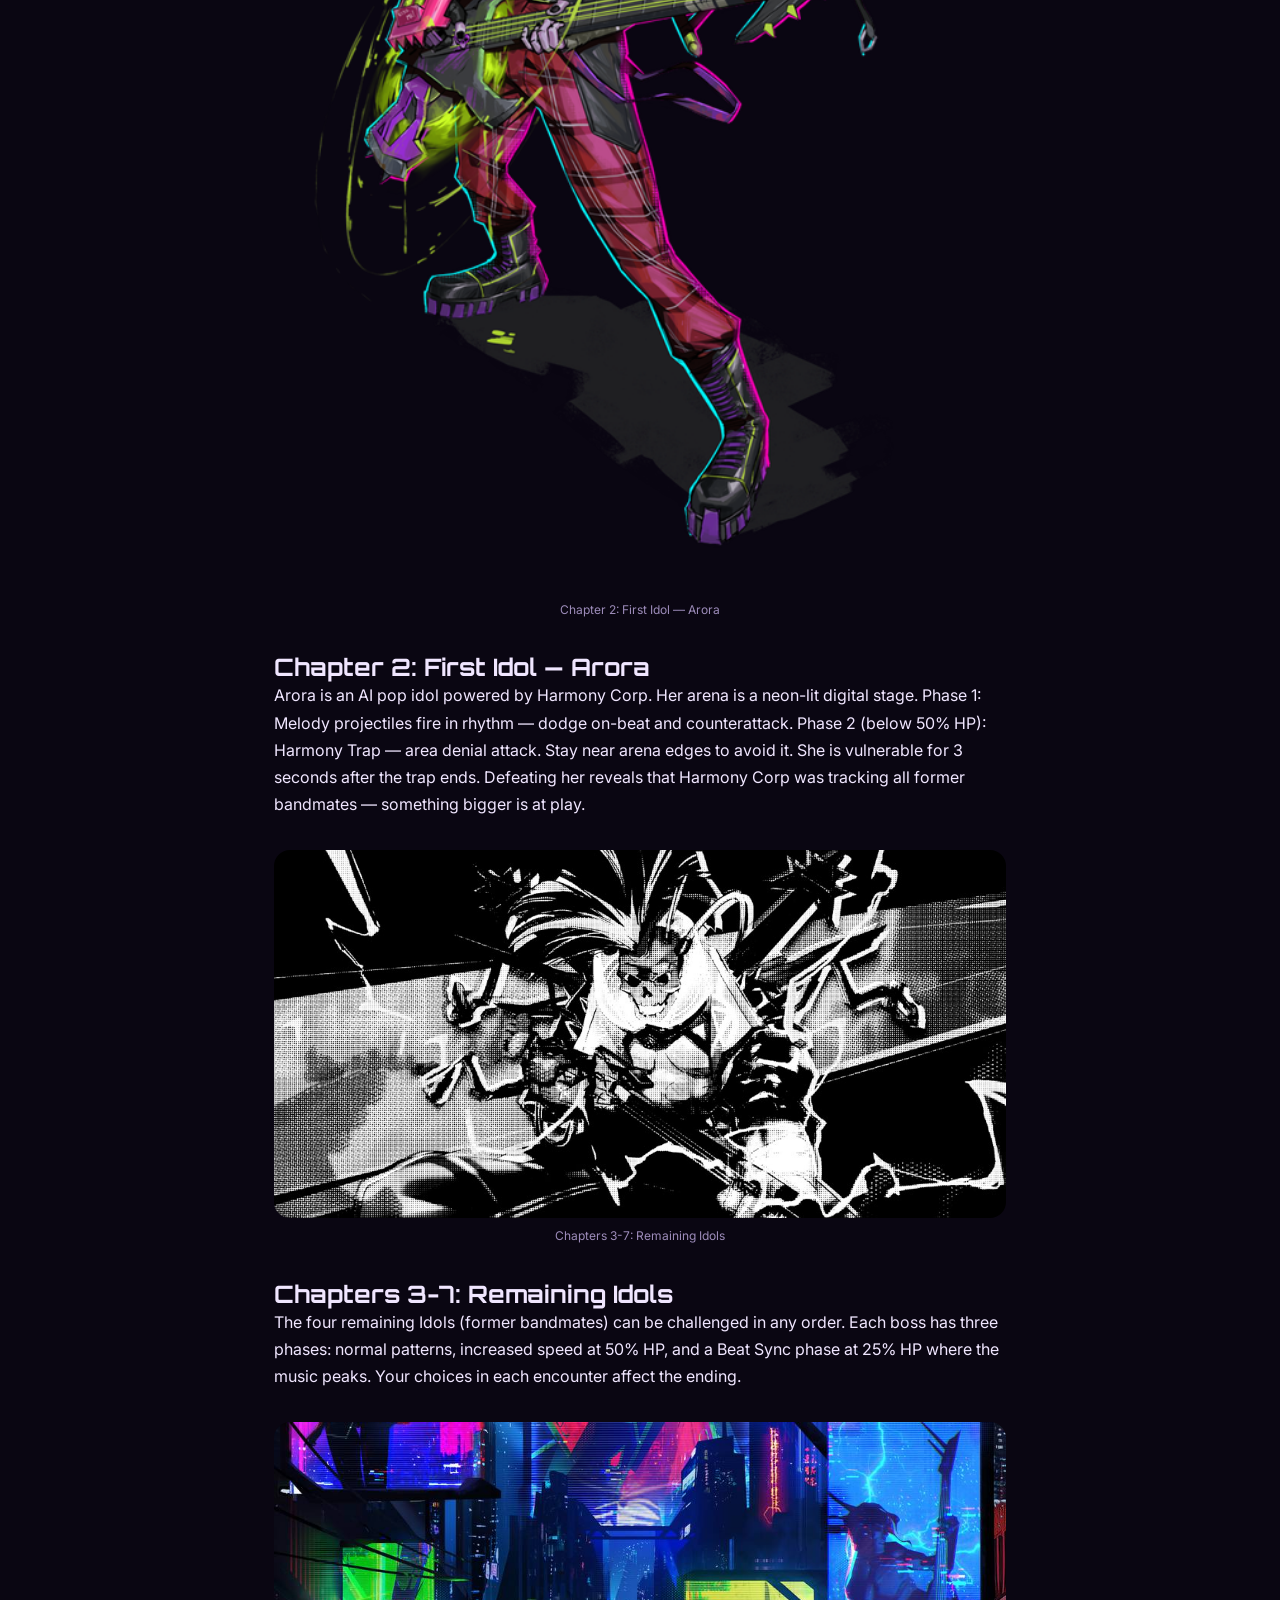
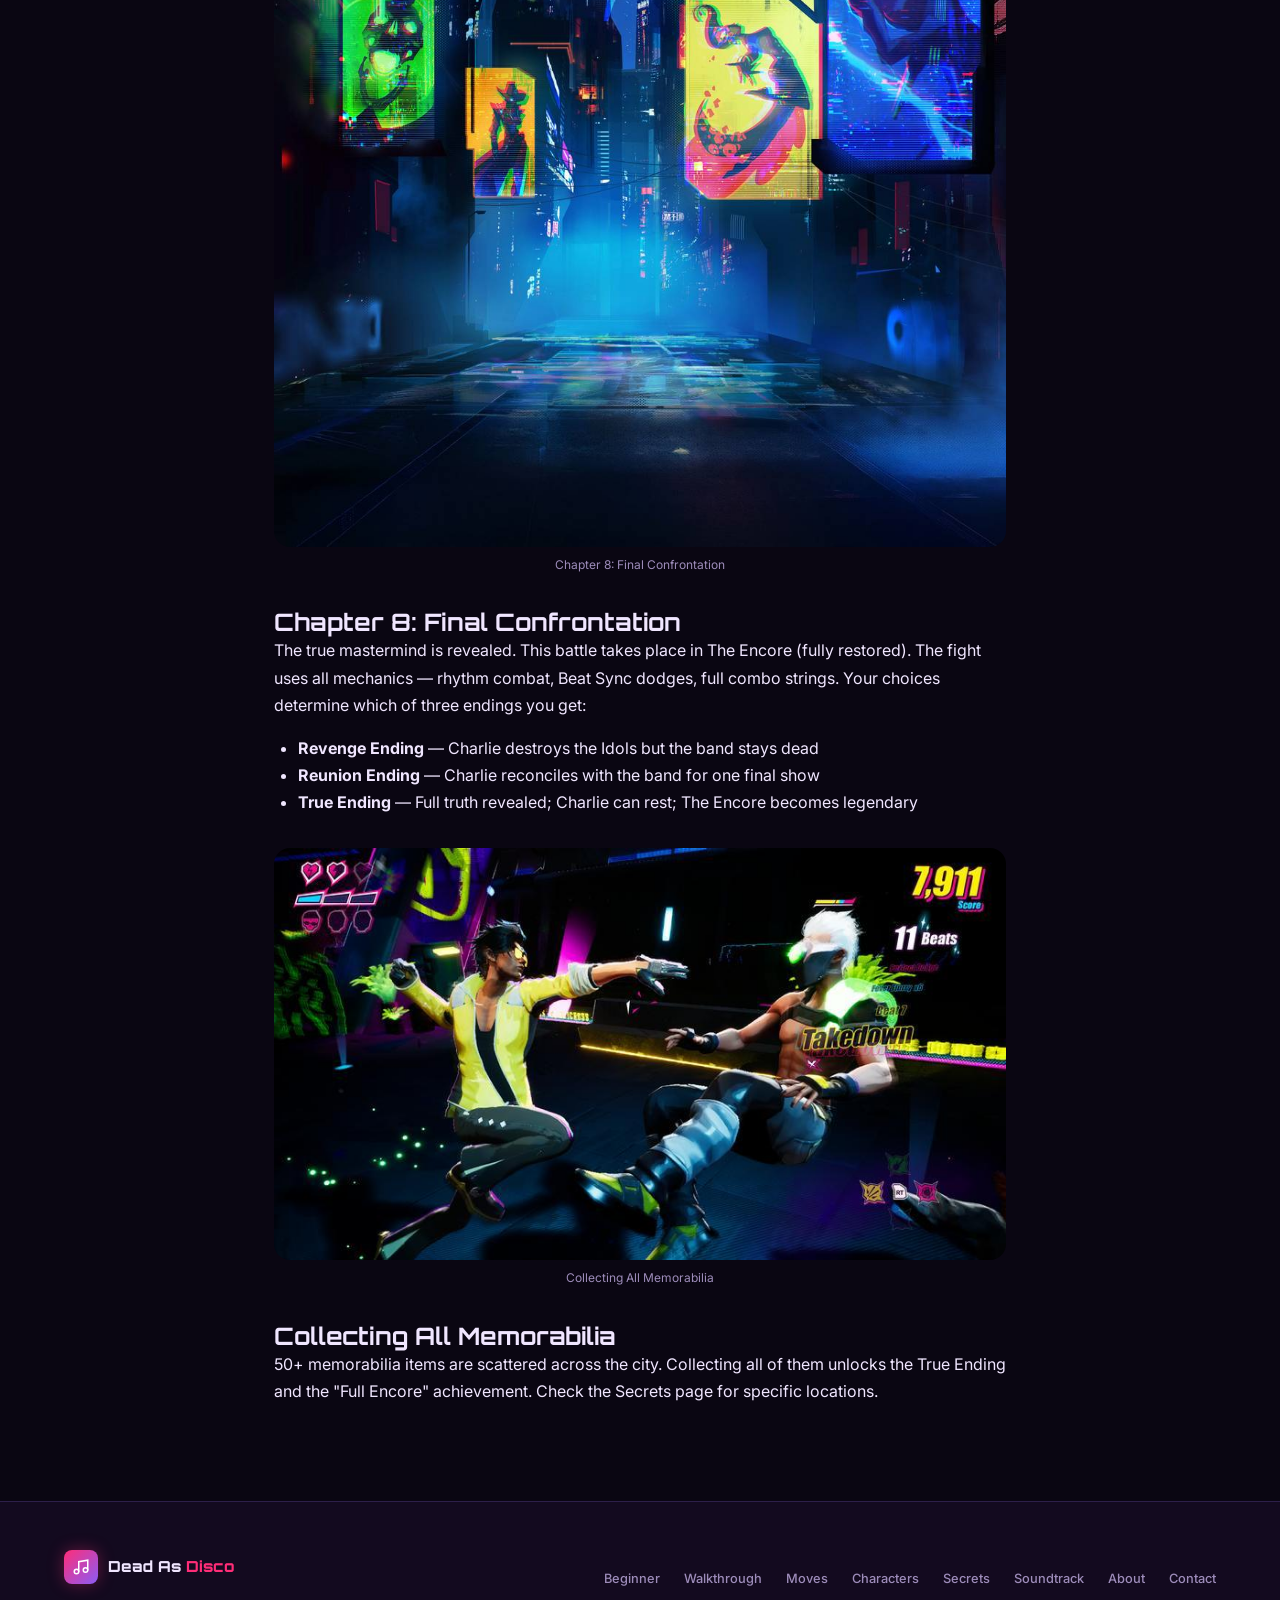
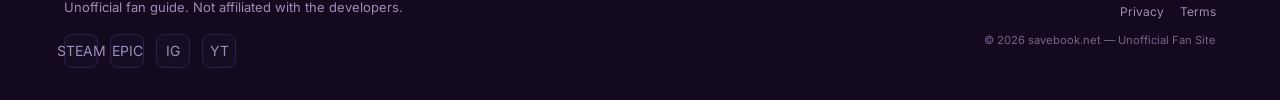
<file: pages/guides/walkthrough.html>
<!DOCTYPE html>
<html lang="en">
<head>
  <meta charset="UTF-8">
  <meta name="viewport" content="width=device-width, initial-scale=1.0">
  <title>Story Walkthrough — Dead As Disco</title>
  <meta name="description" content="Complete chapter-by-chapter walkthrough. Every idol encounter, story beat, choice, and the full truth behind Charlie Disco's death.">
  <link rel="icon" type="image/svg+xml" href="../../favicon.svg">
  <link rel="stylesheet" href="../../css/style.css">
</head>
<body>
  <header class="header">
    <div class="header-inner">
      <a href="../../index.html" class="logo">
        <div class="logo-icon">
          <svg width="18" height="18" viewBox="0 0 24 24" fill="none"><path d="M9 18V5l12-2v13" stroke="#fff" stroke-width="2" stroke-linecap="round"/><circle cx="6" cy="18" r="3" stroke="#fff" stroke-width="2"/><circle cx="18" cy="16" r="3" stroke="#fff" stroke-width="2"/></svg>
        </div>
        <span class="logo-name">Dead As <span>Disco</span></span>
      </a>
      <nav class="nav-desktop">
        <ul>
          <li><a href="../../index.html">Home</a></li>
          <li><a href="index.html" class="active">Guides ▾</a>
            <ul class="dropdown">
              <li><a href="beginner.html">Beginner Guide</a></li>
              <li><a href="walkthrough.html">Story Walkthrough</a></li>
              <li><a href="moves.html">Moves &amp; Combos</a></li>
              <li><a href="characters.html">Characters</a></li>
              <li><a href="secrets.html">Secrets &amp; Easter Eggs</a></li>
            </ul>
          </li>
          <li><a href="../soundtrack.html">Soundtrack</a></li>
          <li><a href="../about.html">About</a></li>
        </ul>
      </nav>
      <button class="hamburger" aria-label="Menu"><span></span><span></span><span></span></button>
    </div>
  </header>
  <main class="main-content">
    <div class="container" style="max-width:780px">
      <div class="breadcrumb">
        <a href="../../index.html">Home</a> <span>/</span> <a href="index.html">Guides</a> <span>/</span> <span>Story Walkthrough</span>
      </div>
      
      <div class="guide-hero">
        <div class="guide-hero-overlay">
          <h2 class="guide-hero-title">Story Mode</h2>
          <p class="guide-hero-desc">Confront the five Idols who destroyed your band — in any order you choose.</p>
        </div>
      </div>
<div class="tool-page-header">
        <h1 class="tool-page-title">Story Walkthrough</h1>
        <p class="lead">Complete chapter-by-chapter walkthrough.</p>
      </div>
<h2>Story Overview</h2>
<p>Charlie Disco was the drummer of Dead As Disco. Ten years ago he was murdered. The band broke up. Now, a reunion concert has been announced. Charlie returns from the grave to confront the five Idols who destroyed his band. The story is non-linear — tackle Idol encounters in any order.</p>

<div style="margin:2rem 0">
  <img src="../../images/story-screenshot.jpg" alt="Chapter 1: Resurrection" style="width:100%;border-radius:var(--radius-lg);margin-bottom:0.5rem;">
  <p style="font-size:0.75rem;color:var(--text-muted);text-align:center;margin:0">Chapter 1: Resurrection</p>
</div>

<h2>Chapter 1: Resurrection</h2>
<p>Charlie wakes in an abandoned club. Opening tutorial covers movement, attacks, and Beat Sync. After clearing the first wave of Harmony Corp drones, you unlock The Encore — the club that was once Charlie's home. Collect memorabilia throughout the city to restore it.</p>

<div style="margin:2rem 0">
  <img src="../../images/idol-arora.png" alt="Chapter 2: First Idol — Arora" style="width:100%;border-radius:var(--radius-lg);margin-bottom:0.5rem;">
  <p style="font-size:0.75rem;color:var(--text-muted);text-align:center;margin:0">Chapter 2: First Idol — Arora</p>
</div>

<h2>Chapter 2: First Idol — Arora</h2>
<p>Arora is an AI pop idol powered by Harmony Corp. Her arena is a neon-lit digital stage. Phase 1: Melody projectiles fire in rhythm — dodge on-beat and counterattack. Phase 2 (below 50% HP): Harmony Trap — area denial attack. Stay near arena edges to avoid it. She is vulnerable for 3 seconds after the trap ends. Defeating her reveals that Harmony Corp was tracking all former bandmates — something bigger is at play.</p>

<div style="margin:2rem 0">
  <img src="../../images/char-select.jpg" alt="Chapters 3-7: Remaining Idols" style="width:100%;border-radius:var(--radius-lg);margin-bottom:0.5rem;">
  <p style="font-size:0.75rem;color:var(--text-muted);text-align:center;margin:0">Chapters 3-7: Remaining Idols</p>
</div>

<h2>Chapters 3-7: Remaining Idols</h2>
<p>The four remaining Idols (former bandmates) can be challenged in any order. Each boss has three phases: normal patterns, increased speed at 50% HP, and a Beat Sync phase at 25% HP where the music peaks. Your choices in each encounter affect the ending.</p>

<div style="margin:2rem 0">
  <img src="../../images/feature-video-bg.jpg" alt="Chapter 8: Final Confrontation" style="width:100%;border-radius:var(--radius-lg);margin-bottom:0.5rem;">
  <p style="font-size:0.75rem;color:var(--text-muted);text-align:center;margin:0">Chapter 8: Final Confrontation</p>
</div>

<h2>Chapter 8: Final Confrontation</h2>
<p>The true mastermind is revealed. This battle takes place in The Encore (fully restored). The fight uses all mechanics — rhythm combat, Beat Sync dodges, full combo strings. Your choices determine which of three endings you get:</p>
<ul style="margin:1rem 0 1.5rem 1.5rem;list-style:disc"><li><strong>Revenge Ending</strong> — Charlie destroys the Idols but the band stays dead</li><li><strong>Reunion Ending</strong> — Charlie reconciles with the band for one final show</li><li><strong>True Ending</strong> — Full truth revealed; Charlie can rest; The Encore becomes legendary</li></ul>

<div style="margin:2rem 0">
  <img src="../../images/infinitedisco_screenshot.jpg" alt="Collecting All Memorabilia" style="width:100%;border-radius:var(--radius-lg);margin-bottom:0.5rem;">
  <p style="font-size:0.75rem;color:var(--text-muted);text-align:center;margin:0">Collecting All Memorabilia</p>
</div>

<h2>Collecting All Memorabilia</h2>
<p>50+ memorabilia items are scattered across the city. Collecting all of them unlocks the True Ending and the "Full Encore" achievement. Check the Secrets page for specific locations.</p>
    </div>
  </main>
  <footer class="footer">
    <div class="container">
      <div style="display:flex;justify-content:space-between;align-items:center;flex-wrap:wrap;gap:1.5rem;">
        <div class="footer-brand" style="flex:1;min-width:200px;">
          <a href="../../index.html" class="logo">
            <div class="logo-icon">
              <svg width="18" height="18" viewBox="0 0 24 24" fill="none"><path d="M9 18V5l12-2v13" stroke="#fff" stroke-width="2" stroke-linecap="round"/><circle cx="6" cy="18" r="3" stroke="#fff" stroke-width="2"/><circle cx="18" cy="16" r="3" stroke="#fff" stroke-width="2"/></svg>
            </div>
            <span class="logo-name">Dead As <span>Disco</span></span>
          </a>
          <p style="margin-top:0.75rem;">Unofficial fan guide. Not affiliated with the developers.</p>
          <div class="social-links" style="margin-top:0.5rem;">
            <a href="https://store.steampowered.com/app/3404260" target="_blank" rel="noopener" class="social-link" title="Steam">STEAM</a>
            <a href="https://store.epicgames.com/p/dead-as-disco-de4d9d" target="_blank" rel="noopener" class="social-link" title="Epic">EPIC</a>
            <a href="https://instagram.com/deadasdiscogame" target="_blank" rel="noopener" class="social-link" title="Instagram">IG</a>
            <a href="https://www.youtube.com/@DeadAsDiscoGame" target="_blank" rel="noopener" class="social-link" title="YouTube">YT</a>
          </div>
        </div>
        <div style="display:flex;flex-direction:column;align-items:flex-end;gap:0.5rem;text-align:right;">
          <div style="display:flex;gap:1.5rem;">
            <a href="beginner.html" style="color:var(--text-muted);font-size:0.8rem;font-weight:500;transition:color 200ms;" onmouseover="this.style.color='var(--accent)'" onmouseout="this.style.color='var(--text-muted)'">Beginner</a>
            <a href="walkthrough.html" style="color:var(--text-muted);font-size:0.8rem;font-weight:500;transition:color 200ms;" onmouseover="this.style.color='var(--accent)'" onmouseout="this.style.color='var(--text-muted)'">Walkthrough</a>
            <a href="moves.html" style="color:var(--text-muted);font-size:0.8rem;font-weight:500;transition:color 200ms;" onmouseover="this.style.color='var(--accent)'" onmouseout="this.style.color='var(--text-muted)'">Moves</a>
            <a href="characters.html" style="color:var(--text-muted);font-size:0.8rem;font-weight:500;transition:color 200ms;" onmouseover="this.style.color='var(--accent)'" onmouseout="this.style.color='var(--text-muted)'">Characters</a>
            <a href="secrets.html" style="color:var(--text-muted);font-size:0.8rem;font-weight:500;transition:color 200ms;" onmouseover="this.style.color='var(--accent)'" onmouseout="this.style.color='var(--text-muted)'">Secrets</a>
            <a href="../soundtrack.html" style="color:var(--text-muted);font-size:0.8rem;font-weight:500;transition:color 200ms;" onmouseover="this.style.color='var(--accent)'" onmouseout="this.style.color='var(--text-muted)'">Soundtrack</a>
            <a href="../about.html" style="color:var(--text-muted);font-size:0.8rem;font-weight:500;transition:color 200ms;" onmouseover="this.style.color='var(--accent)'" onmouseout="this.style.color='var(--text-muted)'">About</a>
            <a href="../contact.html" style="color:var(--text-muted);font-size:0.8rem;font-weight:500;transition:color 200ms;" onmouseover="this.style.color='var(--accent)'" onmouseout="this.style.color='var(--text-muted)'">Contact</a>
          </div>
          <div style="display:flex;gap:1rem;margin-top:0.25rem;">
            <a href="../privacy.html" style="color:var(--text-muted);font-size:0.75rem;transition:color 200ms;" onmouseover="this.style.color='var(--accent)'" onmouseout="this.style.color='var(--text-muted)'">Privacy</a>
            <a href="../terms.html" style="color:var(--text-muted);font-size:0.75rem;transition:color 200ms;" onmouseover="this.style.color='var(--accent)'" onmouseout="this.style.color='var(--text-muted)'">Terms</a>
          </div>
          <span style="color:var(--text-muted);font-size:0.7rem;opacity:0.7;">© 2026 savebook.net — Unofficial Fan Site</span>
        </div>
      </div>
    </div>
  </footer>
  <div id="toast" class="toast">Copied!</div>
  <script async src="https://pagead2.googlesyndication.com/pagead/js/adsbygoogle.js?client=ca-pub-9420599375364457"
     crossorigin="anonymous"></script>
</body>
</html>
</file>
<file: css/style.css>
/* ================================================
   DeadAsDisco.net - Official Game Guide
   Disco Neon Theme — v1.0
   ================================================ */

@import url('https://fonts.googleapis.com/css2?family=Orbitron:wght@400;500;600;700;800;900&family=Inter:wght@300;400;500;600;700&family=Bebas+Neue&family=Share+Tech+Mono&display=swap');

:root {
  --bg-primary: #0a0612;
  --bg-secondary: #130a1f;
  --bg-card: #150d24;
  --bg-card-hover: #1d1233;
  --accent: #ff2d78;
  --accent-light: #ff6ba8;
  --accent-dark: #cc225f;
  --accent-glow: rgba(255, 45, 120, 0.35);
  --neon-purple: #8b5cf6;
  --neon-purple-light: #a78bfa;
  --disco-gold: #ffd700;
  --disco-gold-dim: #b8960b;
  --text: #f0e6ff;
  --text-muted: #9d8cba;
  --border: #2d1f4a;
  --border-light: #3d2a60;
  --shadow: 0 4px 24px rgba(0, 0, 0, 0.6);
  --shadow-glow: 0 0 30px rgba(255, 45, 120, 0.35);
  --shadow-hover: 0 8px 40px rgba(255, 45, 120, 0.25);
  --radius: 10px;
  --radius-lg: 16px;
  --transition: all 0.3s cubic-bezier(0.16, 1, 0.3, 1);
  --font-heading: 'Orbitron', sans-serif;
  --font-body: 'Inter', sans-serif;
  --font-accent: 'Bebas Neue', sans-serif;
  --container: 1200px;
  --header-height: 68px;
}

*, *::before, *::after { box-sizing: border-box; margin: 0; padding: 0; }
html { scroll-behavior: smooth; font-size: 16px; }
body { font-family: var(--font-body); background-color: var(--bg-primary); color: var(--text); line-height: 1.7; min-height: 100vh; overflow-x: hidden; -webkit-font-smoothing: antialiased; position: relative; }
/* Subtle noise texture */
body::before {
  content: '';
  position: fixed; inset: 0;
  z-index: 0;
  pointer-events: none;
  opacity: 0.025;
  background-image: url("data:image/svg+xml,%3Csvg viewBox='0 0 256 256' xmlns='http://www.w3.org/2000/svg'%3E%3Cfilter id='noise'%3E%3CfeTurbulence type='fractalNoise' baseFrequency='0.9' numOctaves='4' stitchTiles='stitch'/%3E%3C/filter%3E%3Crect width='100%25' height='100%25' filter='url(%23noise)'/%3E%3C/svg%3E");
}
a { color: var(--accent); text-decoration: none; transition: var(--transition); }
a:hover { color: var(--accent-light); }
img { max-width: 100%; height: auto; display: block; }
ul, ol { list-style: none; }
h1,h2,h3,h4,h5,h6 { font-family: var(--font-heading); font-weight: 700; line-height: 1.25; color: var(--text); }
p { margin-bottom: 1rem; color: var(--text); }
::selection { background: var(--accent); color: #fff; }

::-webkit-scrollbar { width: 6px; height: 6px; }
::-webkit-scrollbar-track { background: var(--bg-secondary); }
::-webkit-scrollbar-thumb { background: var(--border-light); border-radius: 9999px; }
::-webkit-scrollbar-thumb:hover { background: var(--neon-purple); }

.container { width: 100%; max-width: var(--container); margin: 0 auto; padding: 0 1.5rem; }

.header { position: sticky; top: 0; z-index: 1000; background: rgba(10,6,18,0.95); border-bottom: 2px solid var(--accent); height: var(--header-height); box-shadow: var(--shadow-glow); backdrop-filter: blur(12px); -webkit-backdrop-filter: blur(12px); }
.header-inner { display: flex; align-items: center; justify-content: space-between; height: 100%; max-width: var(--container); margin: 0 auto; padding: 0 1.5rem; }
.logo { display: flex; align-items: center; gap: 0.625rem; font-family: var(--font-heading); font-size: 1.1rem; font-weight: 900; color: var(--text); text-decoration: none; }
.logo:hover { color: var(--text); }
.logo-icon { width: 34px; height: 34px; border-radius: 8px; background: linear-gradient(135deg, var(--accent), var(--neon-purple)); display: flex; align-items: center; justify-content: center; box-shadow: 0 0 16px var(--accent-glow); flex-shrink: 0; }
.logo-name { font-size: 0.95rem; font-weight: 800; }
.logo-name span { color: var(--accent); }

.nav-desktop { display: none; align-items: center; }
@media (min-width: 768px) { .nav-desktop { display: flex; } }
.nav-desktop > ul { display: flex; align-items: center; }
.nav-desktop > ul > li { position: relative; }
.nav-desktop > ul > li > a { display: flex; align-items: center; gap: 5px; padding: 0 1.125rem; height: var(--header-height); color: var(--text-muted); font-family: var(--font-heading); font-size: 0.75rem; font-weight: 600; letter-spacing: 0.08em; text-transform: uppercase; transition: var(--transition); }
.nav-desktop > ul > li > a:hover, .nav-desktop > ul > li > a.active { color: var(--accent); background: rgba(255,45,120,0.08); }
.dropdown { position: absolute; top: 100%; left: 0; background: var(--bg-card); border: 1px solid var(--border); border-radius: var(--radius); min-width: 200px; box-shadow: var(--shadow), var(--shadow-glow); opacity: 0; visibility: hidden; transform: translateY(8px); transition: var(--transition); z-index: 100; padding: 0.5rem 0; }
.nav-desktop > ul > li:hover .dropdown { opacity: 1; visibility: visible; transform: translateY(0); }
.dropdown li a { display: flex; align-items: center; gap: 0.5rem; padding: 0.5rem 1rem; color: var(--text-muted); font-size: 0.8rem; font-weight: 500; border-radius: 6px; transition: var(--transition); }
.dropdown li a:hover { color: var(--accent); background: rgba(255,45,120,0.1); }
.hamburger { display: flex; flex-direction: column; gap: 5px; width: 22px; padding: 0.25rem; cursor: pointer; background: none; border: none; }
.hamburger span { display: block; height: 2px; background: var(--text); border-radius: 2px; transition: var(--transition); }
@media (min-width: 768px) { .hamburger { display: none; } }

.hero { position: relative; min-height: 560px; display: flex; align-items: center; background: var(--bg-primary); overflow: hidden; padding: 2rem 0; }
.hero-bg-graphics { position: absolute; inset: 0; pointer-events: none; }
.hero-circle { position: absolute; border-radius: 50%; opacity: 0.15; }
.hero-circle.circle-1 { width: 600px; height: 600px; background: radial-gradient(circle, var(--accent) 0%, transparent 70%); top: -200px; right: -100px; }
.hero-circle.circle-2 { width: 400px; height: 400px; background: radial-gradient(circle, var(--neon-purple) 0%, transparent 70%); bottom: -150px; left: -80px; }
.hero-circle.circle-3 { width: 300px; height: 300px; background: radial-gradient(circle, var(--disco-gold) 0%, transparent 70%); top: 50%; left: 40%; transform: translate(-50%, -50%); opacity: 0.08; }
.hero-lines { position: absolute; inset: 0; background: repeating-linear-gradient(90deg, transparent, transparent 80px, rgba(255,45,120,0.03) 80px, rgba(255,45,120,0.03) 81px), repeating-linear-gradient(0deg, transparent, transparent 80px, rgba(139,92,246,0.03) 80px, rgba(139,92,246,0.03) 81px); }
.hero-content { position: relative; z-index: 1; display: grid; grid-template-columns: 1fr 1.6fr; gap: 4rem; align-items: center; max-width: 1200px; margin: 0 auto; padding: 0 1.5rem; }
.hero-left { max-width: 440px; }
.hero-right { display: flex; justify-content: center; align-items: center; }
.hero-video-wrapper { position: relative; }
.hero-video-wrapper::before { content: ''; position: absolute; inset: -8px; background: linear-gradient(135deg, var(--accent), var(--neon-purple), var(--disco-gold)); border-radius: calc(var(--radius-lg) + 8px); opacity: 0.6; z-index: -1; animation: videoGlow 4s ease-in-out infinite alternate; }
.hero-video-wrapper iframe { position: relative; z-index: 1; }
.hero-badge { display: inline-flex; align-items: center; gap: 0.4rem; font-size: 0.7rem; font-weight: 700; letter-spacing: 0.12em; color: var(--disco-gold); background: rgba(255,215,0,0.1); border: 1px solid rgba(255,215,0,0.3); padding: 0.35rem 0.875rem; border-radius: 9999px; text-transform: uppercase; margin-bottom: 1.25rem; }
.hero-title { font-size: clamp(1.75rem, 4vw, 3rem); font-weight: 900; line-height: 1; letter-spacing: -0.03em; margin-bottom: 1rem; text-shadow: 0 0 60px var(--accent-glow); white-space: nowrap; }
.hero-title .line1 { display: block; color: var(--text); }
.hero-title .line2 { display: block; color: var(--accent); }
.hero-title .line3 { display: block; color: var(--neon-purple); }
.hero-tagline { font-size: 1rem; color: var(--text-muted); line-height: 1.7; margin-bottom: 1.5rem; max-width: 480px; }
.stats-row { display: flex; gap: 2rem; flex-wrap: wrap; margin-bottom: 1.75rem; }
.stat-item { display: flex; flex-direction: column; gap: 0.15rem; }
.stat-number { font-family: var(--font-heading); font-size: 1.5rem; font-weight: 900; color: var(--accent); line-height: 1; }
.stat-label { font-size: 0.7rem; color: var(--text-muted); font-weight: 600; letter-spacing: 0.06em; text-transform: uppercase; }
.hero-cta { display: flex; gap: 0.875rem; flex-wrap: wrap; margin-bottom: 1.5rem; }
.hero-store-badges { display: flex; gap: 0.875rem; }
.store-badge { display: inline-flex; align-items: center; gap: 0.5rem; padding: 0.5rem 1rem; background: rgba(255,255,255,0.05); border: 1px solid var(--border); border-radius: var(--radius); font-size: 0.75rem; font-weight: 600; color: var(--text-muted); transition: var(--transition); }
.store-badge:hover { border-color: var(--accent); color: var(--accent); background: rgba(255,45,120,0.1); }
.store-badge.epic:hover { border-color: var(--neon-purple); color: var(--neon-purple); background: rgba(139,92,246,0.1); }
.btn { display: inline-flex; align-items: center; gap: 0.4rem; padding: 0.8rem 1.75rem; border-radius: var(--radius); font-size: 0.875rem; font-weight: 700; cursor: pointer; transition: var(--transition); font-family: var(--font-heading); letter-spacing: 0.04em; white-space: nowrap; border: none; }
.btn-primary { background: linear-gradient(135deg, var(--accent), var(--accent-dark)); color: #fff; box-shadow: 0 4px 20px var(--accent-glow); }
.btn-primary:hover { transform: translateY(-3px); box-shadow: 0 8px 30px var(--accent-glow); color: #fff; }
.btn-outline { background: transparent; color: var(--text-muted); border: 1.5px solid var(--border-light); }
.btn-outline:hover { border-color: var(--accent); color: var(--accent); transform: translateY(-3px); }

.main-content { padding: 4rem 0 5rem; }
.section-title { font-size: clamp(1.5rem, 3vw, 2rem); font-weight: 900; letter-spacing: -0.03em; margin-bottom: 2rem; }
.section-title span { color: var(--accent); }

.guides-grid { display: grid; grid-template-columns: repeat(auto-fill, minmax(260px, 1fr)); gap: 1rem; }
.guide-card { background: var(--bg-card); border: 1px solid var(--border); border-radius: var(--radius-lg); padding: 1.5rem; display: flex; flex-direction: column; transition: var(--transition); position: relative; overflow: hidden; }
.guide-card::before { content: ''; position: absolute; top: 0; left: 0; right: 0; height: 3px; background: linear-gradient(90deg, var(--accent), var(--neon-purple)); opacity: 0; transition: opacity 250ms ease; }
.guide-card:hover { border-color: var(--accent); box-shadow: var(--shadow-hover); transform: translateY(-4px); }
.guide-card:hover::before { opacity: 1; }
.guide-card-icon { font-size: 2.5rem; margin-bottom: 1rem; line-height: 1; }
.guide-card h3 { font-size: 1rem; font-weight: 800; margin-bottom: 0.625rem; font-family: var(--font-heading); letter-spacing: -0.01em; }
.guide-card p { font-size: 0.8375rem; color: var(--text-muted); line-height: 1.7; flex: 1; margin-bottom: 1.25rem; }
.guide-card-link { font-size: 0.8rem; font-weight: 700; color: var(--accent); font-family: var(--font-heading); letter-spacing: 0.04em; transition: var(--transition); display: inline-flex; align-items: center; gap: 0.3rem; }
.guide-card-link::after { content: ' \2192'; transition: transform 150ms ease; display: inline-block; }
.guide-card-link:hover::after { transform: translateX(4px); }

.featured-section { background: var(--bg-secondary); border-top: 1px solid var(--border); border-bottom: 1px solid var(--border); padding: 4rem 0; }
.feature-grid { display: grid; grid-template-columns: repeat(auto-fill, minmax(280px, 1fr)); gap: 1rem; }
.feature-card { background: var(--bg-card); border: 1px solid var(--border); border-radius: var(--radius-lg); overflow: hidden; transition: var(--transition); display: block; text-decoration: none; }
.feature-card:hover { border-color: var(--neon-purple); box-shadow: 0 8px 30px rgba(139,92,246,0.2); transform: translateY(-3px); }
.feature-card { cursor: pointer; }
.feature-img { width: 100%; height: 220px; object-fit: cover; background: var(--bg-primary); }
.feature-body { padding: 1.125rem 1.25rem; }
.feature-tag { display: inline-block; font-size: 0.65rem; font-weight: 700; color: var(--neon-purple); background: rgba(139,92,246,0.12); border: 1px solid rgba(139,92,246,0.25); padding: 0.2rem 0.6rem; border-radius: 9999px; text-transform: uppercase; letter-spacing: 0.08em; margin-bottom: 0.625rem; }
.feature-card h3 { font-size: 0.9375rem; font-weight: 800; margin-bottom: 0.5rem; }
.feature-card p { font-size: 0.8125rem; color: var(--text-muted); line-height: 1.65; }

.breadcrumb { display: flex; align-items: center; gap: 0.5rem; font-size: 0.775rem; color: var(--text-muted); margin-bottom: 2rem; flex-wrap: wrap; }
.breadcrumb a { color: var(--text-muted); font-weight: 500; }
.breadcrumb a:hover { color: var(--accent); }
.breadcrumb span { color: var(--border-light); }

.tool-page { padding: 3rem 0 4rem; }
.tool-page-header { margin-bottom: 2rem; padding-bottom: 1.5rem; border-bottom: 1px solid var(--border); }
.tool-page-title { font-size: clamp(1.5rem, 4vw, 2.5rem); font-weight: 900; letter-spacing: -0.03em; margin-bottom: 0.5rem; }
.lead { font-size: 1rem; color: var(--text-muted); line-height: 1.8; margin-bottom: 1.5rem; }
.tool-layout { display: grid; grid-template-columns: 1fr 1fr; gap: 1rem; }
@media (max-width: 768px) { .tool-layout { grid-template-columns: 1fr; } }
.tool-panel { display: flex; flex-direction: column; gap: 0.5rem; }
.tool-panel-label { font-size: 0.72rem; font-weight: 700; color: var(--text-muted); text-transform: uppercase; letter-spacing: 0.08em; }
.tool-input { width: 100%; min-height: 200px; padding: 0.875rem 1rem; font-family: 'JetBrains Mono', monospace; font-size: 0.8125rem; line-height: 1.7; background: var(--bg-card); border: 1.5px solid var(--border); border-radius: var(--radius); color: var(--text); resize: vertical; outline: none; transition: border-color 150ms; }
.tool-input:focus { border-color: var(--accent); box-shadow: 0 0 0 3px var(--accent-glow); }
.tool-output { min-height: 200px; padding: 0.875rem 1rem; font-family: 'JetBrains Mono', monospace; font-size: 0.8125rem; line-height: 1.7; background: var(--bg-secondary); border: 1.5px solid var(--border); border-radius: var(--radius); overflow: auto; white-space: pre-wrap; word-break: break-all; color: var(--text); }
.tool-actions { display: flex; gap: 0.5rem; flex-wrap: wrap; margin: 1rem 0; }
.tool-stats { display: flex; gap: 1.5rem; font-size: 0.775rem; color: var(--text-muted); padding: 1rem 0; border-top: 1px solid var(--border); }
.btn--secondary { background: var(--bg-card); border: 1.5px solid var(--border-light); color: var(--text-muted); border-radius: var(--radius); }
.btn--secondary:hover { border-color: var(--accent); color: var(--accent); }
.btn--ghost { background: transparent; color: var(--text-muted); border-radius: var(--radius); }
.btn--ghost:hover { background: var(--bg-card); color: var(--text); }
.btn--sm { padding: 0.4rem 0.875rem; font-size: 0.775rem; border-radius: 8px; }
.btn-group { display: flex; gap: 0.5rem; flex-wrap: wrap; }
.copy-btn { background: none; border: 1px solid var(--border); padding: 0.3rem 0.75rem; font-size: 0.725rem; color: var(--text-muted); border-radius: 6px; cursor: pointer; transition: var(--transition); font-family: inherit; }
.copy-btn:hover { border-color: var(--accent); color: var(--accent); }
.toggle { display: flex; align-items: center; gap: 0.625rem; cursor: pointer; font-size: 0.8125rem; color: var(--text-muted); }
.toggle input { display: none; }
.toggle-track { width: 38px; height: 22px; background: var(--border); border-radius: 9999px; position: relative; transition: background 150ms; }
.toggle input:checked + .toggle-track { background: var(--accent); }
.toggle-thumb { width: 16px; height: 16px; background: #fff; border-radius: 50%; position: absolute; top: 3px; left: 3px; transition: transform 150ms; box-shadow: 0 1px 3px rgba(0,0,0,0.3); }
.toggle input:checked + .toggle-track .toggle-thumb { transform: translateX(16px); }

.faq-section { margin-top: 3rem; }
.faq-title { font-size: 1.125rem; font-weight: 900; margin-bottom: 1rem; }
.faq-item { background: var(--bg-card); border: 1px solid var(--border); border-radius: var(--radius); margin-bottom: 0.5rem; overflow: hidden; transition: border-color 200ms; }
.faq-item.open { border-color: var(--accent); }
.faq-question { display: flex; align-items: center; justify-content: space-between; padding: 1rem 1.25rem; font-size: 0.875rem; font-weight: 600; color: var(--text); background: var(--bg-card); cursor: pointer; border: none; width: 100%; text-align: left; font-family: inherit; transition: var(--transition); }
.faq-question:hover { background: var(--bg-card-hover); }
.faq-answer { padding: 0 1.25rem 1rem; font-size: 0.8375rem; color: var(--text-muted); line-height: 1.8; border-top: 1px solid var(--border); background: var(--bg-secondary); }
.faq-icon { color: var(--accent); font-size: 1.1rem; transition: transform 200ms; font-weight: 700; }
.faq-item.open .faq-icon { transform: rotate(45deg); }

.blog-list { display: grid; grid-template-columns: repeat(auto-fill, minmax(260px, 1fr)); gap: 0.875rem; }
.blog-card { background: var(--bg-card); border: 1px solid var(--border); border-radius: var(--radius-lg); overflow: hidden; transition: var(--transition); display: flex; flex-direction: column; }
.blog-card:hover { border-color: var(--neon-purple); box-shadow: 0 8px 30px rgba(139,92,246,0.18); transform: translateY(-3px); }
.blog-card-img { width: 100%; height: 140px; object-fit: cover; background: var(--bg-primary); }
.blog-card-body { padding: 1.125rem; flex: 1; display: flex; flex-direction: column; }
.blog-card-date { font-size: 0.72rem; color: var(--text-muted); margin-bottom: 0.5rem; font-weight: 600; }
.blog-card-title { font-size: 0.9375rem; font-weight: 700; margin-bottom: 0.5rem; line-height: 1.35; }
.blog-card-excerpt { font-size: 0.8rem; color: var(--text-muted); line-height: 1.7; flex: 1; margin-bottom: 1rem; }
.blog-card-footer { display: flex; justify-content: space-between; align-items: center; padding-top: 0.875rem; border-top: 1px solid var(--border); }
.blog-read-time { font-size: 0.72rem; color: var(--text-muted); }
.blog-card-link { font-size: 0.8rem; font-weight: 700; color: var(--accent); }
.blog-card-link::after { content: ' \2192'; transition: transform 120ms; display: inline-block; }
.blog-card-link:hover::after { transform: translateX(3px); }

.footer { background: var(--bg-secondary); border-top: 1px solid var(--border); padding: 3rem 0 2rem; }
.footer-top { display: flex; gap: 3rem; flex-wrap: wrap; margin-bottom: 2.5rem; }
.footer-brand { flex: 1; min-width: 180px; }
.footer-brand p { font-size: 0.8125rem; color: var(--text-muted); margin-top: 0.75rem; line-height: 1.7; }
.footer-links { display: flex; gap: 3rem; flex-wrap: wrap; }
.footer-col ul { list-style: none; margin: 0; }
.footer-col li { margin-bottom: 0.5rem; }
.footer-col a { font-size: 0.8125rem; color: var(--text-muted); transition: color 120ms; }
.footer-col a:hover { color: var(--accent); }
.footer-bottom { display: flex; justify-content: space-between; align-items: center; padding-top: 1.5rem; border-top: 1px solid var(--border); flex-wrap: wrap; gap: 0.875rem; }
.footer-copy { font-size: 0.775rem; color: var(--text-muted); }
.footer-legal { display: flex; gap: 1.25rem; }
.footer-legal a { font-size: 0.775rem; color: var(--text-muted); }
.footer-legal a:hover { color: var(--accent); }
.social-links { display: flex; gap: 0.75rem; margin-top: 1rem; }
.social-link { width: 34px; height: 34px; border-radius: 8px; background: var(--bg-card); border: 1px solid var(--border); display: flex; align-items: center; justify-content: center; font-size: 0.875rem; color: var(--text-muted); transition: var(--transition); }
.social-link:hover { border-color: var(--accent); color: var(--accent); box-shadow: 0 0 12px var(--accent-glow); }

.toast { position: fixed; bottom: 1.5rem; left: 50%; transform: translateX(-50%) translateY(110px); background: linear-gradient(135deg, var(--accent), #9b3e8e); color: #fff; padding: 0.7rem 1.5rem; border-radius: var(--radius); font-size: 0.875rem; font-weight: 700; box-shadow: 0 8px 24px rgba(255,45,120,0.4); transition: transform 250ms cubic-bezier(0.4,0,0.2,1); z-index: 200; pointer-events: none; }
.toast.show { transform: translateX(-50%) translateY(0); }

.text-accent { color: var(--accent); }
.text-muted { color: var(--text-muted); }
.text-gold { color: var(--disco-gold); }
.mt-2 { margin-top: 2rem; }
.mb-2 { margin-bottom: 2rem; }
.disclaimer { font-size: 0.775rem; color: var(--text-muted); padding: 1rem; background: var(--bg-card); border: 1px solid var(--border); border-radius: var(--radius); line-height: 1.7; }

@media (max-width: 768px) {
  .hero { min-height: auto; padding: 2rem 0 2.5rem; }
  .hero-content { grid-template-columns: 1fr; gap: 2rem; }
  .hero-right { order: -1; }
  .hero-left { text-align: center; }
  .hero-tagline { margin-left: auto; margin-right: auto; }
  .stats-row { justify-content: center; }
  .hero-cta { justify-content: center; }
  .hero-store-badges { justify-content: center; }
  .guides-grid { grid-template-columns: 1fr; }
  .feature-grid { grid-template-columns: 1fr; }
  .blog-list { grid-template-columns: 1fr; }
  .footer-top { flex-direction: column; gap: 2rem; }
  .footer-bottom { flex-direction: column; text-align: center; }
  .hero-cta { flex-direction: column; }
  .stats-row { gap: 1.25rem; }
  .nav-desktop { display: none; }
  .hamburger { display: flex; }
  .carousel-track { height: 220px; }
}

/* ============ GUIDE HERO IMAGE ============ */
.guide-hero {
  position: relative; width: 100%;
  border-radius: var(--radius-lg); overflow: hidden;
  box-shadow: 0 6px 30px rgba(0,0,0,0.5);
  margin-bottom: 2.5rem; max-height: 360px;
}
.guide-hero-img {
  width: 100%; height: 100%; object-fit: cover;
  display: block; max-height: 360px;
}
.guide-hero-overlay {
  position: absolute; bottom: 0; left: 0; right: 0;
  padding: 3rem 2rem 1.75rem;
  background: linear-gradient(transparent, rgba(10,6,18,0.92) 80%);
  text-align: left;
}
.guide-hero-title {
  font-family: var(--font-heading); font-size: 1.5rem;
  font-weight: 900; color: #fff; margin: 0 0 0.5rem;
  letter-spacing: -0.02em;
}
.guide-hero-desc {
  font-size: 0.875rem; color: rgba(240,230,255,0.85);
  margin: 0; line-height: 1.5; max-width: 600px;
}


.section-img-wrap { margin: 1.5rem 0; }
.section-inline-img { width: 100%; max-height: 280px; object-fit: cover; border-radius: var(--radius-md); border: 1px solid var(--border); }


/* ============ TRACK CARDS ============ */
.track-cards { display: grid; grid-template-columns: repeat(auto-fill, minmax(280px, 1fr)); gap: 1.25rem; margin: 1.5rem 0; }
.track-card {
  background: var(--bg-card); border: 1px solid var(--border); border-radius: var(--radius-md);
  padding: 1.25rem; transition: var(--transition); position: relative; overflow: hidden;
  display: flex; flex-direction: column; gap: 0.625rem;
}
.track-card:hover { border-color: var(--accent); box-shadow: 0 4px 16px rgba(255,45,120,0.12); transform: translateY(-2px); }
.track-card-top { display: flex; align-items: center; justify-content: space-between; gap: 0.75rem; }
.track-card-num { font-size: 0.7rem; font-weight: 700; color: var(--text-muted); font-family: var(--font-heading); min-width: 24px; }
.track-card-badge { display: inline-block; font-size: 0.6rem; font-weight: 700; color: var(--neon-purple); background: rgba(139,92,246,0.12); border: 1px solid rgba(139,92,246,0.25); padding: 0.2rem 0.5rem; border-radius: 9999px; text-transform: uppercase; letter-spacing: 0.04em; }
.track-card-actions { position: absolute; top: 0.875rem; right: 0.875rem; display: flex; gap: 0.375rem; opacity: 0; transition: opacity 200ms; }
.track-card:hover .track-card-actions { opacity: 1; }
.track-play-btn-small { width: 28px; height: 28px; border-radius: 50%; background: var(--accent); border: none; display: flex; align-items: center; justify-content: center; cursor: pointer; transition: transform 150ms; }
.track-play-btn-small:hover { transform: scale(1.1); }
.track-play-btn-small svg { width: 11px; height: 11px; fill: #fff; }
.track-title { font-size: 0.9rem; font-weight: 700; color: var(--text); line-height: 1.3; padding-right: 2rem; }
.track-album { font-size: 0.75rem; color: var(--text-muted); }
.track-desc { font-size: 0.78rem; color: var(--text-muted); line-height: 1.55; flex: 1; margin-top: 0.25rem; }
.track-footer { display: flex; align-items: center; justify-content: space-between; margin-top: 0.25rem; }
.track-duration { font-size: 0.7rem; font-family: var(--font-heading); color: var(--text-muted); }
.track-yt-link { font-size: 0.65rem; color: var(--accent); font-weight: 600; text-decoration: none; display: flex; align-items: center; gap: 0.25rem; transition: opacity 150ms; }
.track-yt-link:hover { opacity: 0.75; }


/* ============ TRACK CARDS ============ */
.track-cards { display: grid; grid-template-columns: repeat(auto-fill, minmax(260px, 1fr)); gap: 1rem; margin: 1.5rem 0; }
.track-card {
  background: var(--bg-card); border: 1px solid var(--border); border-radius: var(--radius-md);
  padding: 1rem 1.125rem; transition: var(--transition); position: relative;
  display: flex; flex-direction: column; gap: 0.5rem;
}
.track-card:hover { border-color: var(--accent); box-shadow: 0 4px 16px rgba(255,45,120,0.1); transform: translateY(-2px); }
.tc-top { display: flex; align-items: center; gap: 0.5rem; flex-wrap: wrap; }
.tc-num { font-size: 0.65rem; font-weight: 700; color: var(--text-muted); font-family: var(--font-heading); min-width: 22px; }
.tc-badge { display: inline-block; font-size: 0.6rem; font-weight: 700; color: var(--neon-purple); background: rgba(139,92,246,0.12); border: 1px solid rgba(139,92,246,0.25); padding: 0.15rem 0.45rem; border-radius: 9999px; text-transform: uppercase; letter-spacing: 0.04em; }
.tc-yt { display: flex; align-items: center; justify-content: center; width: 22px; height: 22px; border-radius: 50%; background: var(--bg-secondary); border: 1px solid var(--border); color: var(--text-muted); transition: all 150ms; text-decoration: none; margin-left: auto; }
.tc-yt:hover { background: var(--accent); border-color: var(--accent); color: #fff; }
.tc-title { font-size: 0.875rem; font-weight: 700; color: var(--text); line-height: 1.3; padding-right: 1.5rem; }
.tc-desc { font-size: 0.775rem; color: var(--text-muted); line-height: 1.55; flex: 1; margin-top: 0.125rem; }
.tc-footer { display: flex; align-items: center; justify-content: space-between; margin-top: 0.25rem; padding-top: 0.5rem; border-top: 1px solid var(--border); }
.tc-dur { font-size: 0.7rem; font-family: var(--font-heading); color: var(--text-muted); }
.tc-dur--my { color: var(--accent); }

/* ============ VINYL RECORD CARDS ============ */
.track-cards {
  display: grid;
  grid-template-columns: repeat(auto-fill, minmax(200px, 1fr));
  gap: 1.5rem;
  margin: 1.5rem 0;
}
.record-card {
  background: var(--bg-card);
  border: 1px solid var(--border);
  border-radius: var(--radius-lg);
  padding: 0;
  transition: var(--transition);
  overflow: hidden;
  display: flex;
  flex-direction: column;
  cursor: pointer;
}
.record-card:hover {
  border-color: var(--accent);
  transform: translateY(-3px);
  box-shadow: 0 8px 24px rgba(255,45,120,0.15);
}
.record-disc {
  position: relative;
  width: 100%;
  aspect-ratio: 1;
  background: #0a0a0a;
  display: flex;
  align-items: center;
  justify-content: center;
  overflow: hidden;
}
.record-disc::before {
  content: '';
  position: absolute;
  inset: 0;
  background:
    radial-gradient(circle at center, transparent 30%, rgba(255,255,255,0.03) 31%, rgba(255,255,255,0.03) 32%, transparent 33%, transparent 48%, rgba(255,255,255,0.04) 49%, transparent 50%),
    repeating-radial-gradient(circle at center, transparent 0, transparent 4px, rgba(255,255,255,0.015) 5px, transparent 6px);
  pointer-events: none;
}
.disc-grooves {
  position: absolute;
  inset: 0;
  border-radius: 50%;
  background: repeating-radial-gradient(circle at 50% 50%, transparent 0, transparent 8px, rgba(255,255,255,0.02) 9px, transparent 10px);
  pointer-events: none;
}
.disc-center {
  width: 36%;
  height: 36%;
  border-radius: 50%;
  background: var(--accent, #ff2d78);
  display: flex;
  align-items: center;
  justify-content: center;
  z-index: 2;
  position: relative;
  box-shadow: 0 0 20px rgba(255,45,120,0.4);
}
.disc-center::before {
  content: '';
  width: 30%;
  height: 30%;
  border-radius: 50%;
  background: #0a0a0a;
}
.disc-label {
  position: absolute;
  width: 55%;
  height: 55%;
  border-radius: 50%;
  display: flex;
  align-items: center;
  justify-content: center;
  z-index: 1;
}
.disc-label-text {
  font-size: 0.45rem;
  font-weight: 800;
  color: rgba(255,255,255,0.6);
  text-align: center;
  text-transform: uppercase;
  letter-spacing: 0.05em;
  line-height: 1.3;
  padding: 0.5rem;
  word-break: break-word;
}
.record-card.playing .disc-center {
  box-shadow: 0 0 0 3px rgba(255,45,120,0.4), 0 0 30px rgba(255,45,120,0.6);
  animation: disc-pulse 2s ease-in-out infinite;
}
@keyframes disc-pulse {
  0%, 100% { box-shadow: 0 0 0 3px rgba(255,45,120,0.4), 0 0 30px rgba(255,45,120,0.6); }
  50% { box-shadow: 0 0 0 6px rgba(255,45,120,0.3), 0 0 50px rgba(255,45,120,0.8); }
}
.record-play-overlay {
  position: absolute;
  inset: 0;
  display: flex;
  align-items: center;
  justify-content: center;
  background: rgba(0,0,0,0.45);
  opacity: 0;
  transition: opacity 200ms;
  z-index: 3;
}
.record-card:hover .record-play-overlay { opacity: 1; }
.record-play-btn {
  width: 48px;
  height: 48px;
  border-radius: 50%;
  background: var(--accent, #ff2d78);
  display: flex;
  align-items: center;
  justify-content: center;
  transform: scale(0.85);
  transition: transform 150ms;
}
.record-play-btn:hover { transform: scale(1); }
.record-play-btn svg { width: 20px; height: 20px; fill: #fff; }
.record-info {
  padding: 0.875rem 1rem 1rem;
  flex: 1;
  display: flex;
  flex-direction: column;
  gap: 0.25rem;
}
.record-num {
  font-size: 0.65rem; font-weight: 700; color: var(--text-muted);
  font-family: var(--font-heading);
}
.record-title {
  font-size: 0.85rem; font-weight: 700; color: var(--text); line-height: 1.3;
}
.record-album {
  font-size: 0.72rem; color: var(--neon-purple); font-weight: 600;
  margin-top: 0.125rem;
}
.record-desc {
  font-size: 0.75rem; color: var(--text-muted); line-height: 1.5; flex: 1; margin-top: 0.25rem;
}
.record-footer {
  display: flex; align-items: center; justify-content: space-between;
  margin-top: 0.5rem; padding-top: 0.5rem; border-top: 1px solid var(--border);
}
.record-dur {
  font-size: 0.7rem; font-family: var(--font-heading); color: var(--text-muted);
}
.record-yt {
  font-size: 0.65rem; color: var(--accent); font-weight: 600;
  text-decoration: none; display: flex; align-items: center; gap: 0.2rem;
}
.record-yt:hover { opacity: 0.75; }

/* ============ TRACK LIST ============ */
.track-list { list-style: none; margin: 1.5rem 0; padding: 0; border: 1px solid var(--border); border-radius: var(--radius-md); overflow: hidden; background: var(--bg-card); }
.track-item { display: flex; align-items: center; justify-content: space-between; padding: 0.875rem 1.25rem; border-bottom: 1px solid var(--border); transition: background 150ms; gap: 1rem; }
.track-item:last-child { border-bottom: none; }
.track-item:hover { background: var(--bg-secondary); }
.track-item--hidden { display: none; }
.ti-left { display: flex; align-items: center; gap: 0.875rem; flex: 1; min-width: 0; }
.ti-num { font-size: 0.7rem; font-weight: 700; color: var(--text-muted); font-family: var(--font-heading); min-width: 28px; }
.ti-meta { display: flex; flex-direction: column; gap: 0.125rem; min-width: 0; }
.ti-title { font-size: 0.875rem; font-weight: 700; color: var(--text); white-space: nowrap; overflow: hidden; text-overflow: ellipsis; }
.ti-album { font-size: 0.7rem; color: var(--text-muted); font-weight: 600; }
.ti-right { display: flex; align-items: center; gap: 0.75rem; flex-shrink: 0; }
.track-dur { font-size: 0.7rem; font-family: var(--font-heading); color: var(--text-muted); }
.track-dur--my { color: var(--accent); }
.ti-yt { display: flex; align-items: center; justify-content: center; width: 24px; height: 24px; border-radius: 50%; background: var(--bg-secondary); border: 1px solid var(--border); color: var(--text-muted); transition: all 150ms; text-decoration: none; }
.ti-yt:hover { background: var(--accent); border-color: var(--accent); color: #fff; }
.track-expand-btn { display: block; width: 100%; text-align: center; padding: 0.875rem; margin: 0.75rem 0; font-size: 0.85rem; font-weight: 600; color: var(--text-muted); cursor: pointer; border: 1px dashed var(--border); border-radius: var(--radius-md); transition: all 150ms; background: var(--bg-card); }
.track-expand-btn:hover { border-color: var(--accent); color: var(--accent); background: var(--bg-secondary); }

/* ============ TRACK LIST (PREMIUM) ============ */
.t-list { list-style: none; margin: 1.5rem 0; padding: 0; display: flex; flex-direction: column; gap: 0.5rem; }
.t-row { display: flex; align-items: center; gap: 0.875rem; padding: 0.75rem 1rem; background: var(--bg-card); border: 1px solid var(--border); border-radius: var(--radius-md); transition: all 200ms; cursor: pointer; }
.t-row:hover { border-color: var(--accent); transform: translateX(3px); box-shadow: 0 2px 12px rgba(255,45,120,0.1); }
.t-row--hidden { display: none; }
.t-disc { width: 36px; height: 36px; border-radius: 50%; background: var(--bg-secondary); border: 2px solid var(--border); display: flex; align-items: center; justify-content: center; flex-shrink: 0; transition: border-color 200ms; }
.t-row:hover .t-disc { border-color: var(--accent); }
.t-disc-ring { width: 16px; height: 16px; border-radius: 50%; border: 2px solid var(--text-muted); opacity: 0.4; }
.t-disc-center { display: none; }
.t-body { display: flex; align-items: center; gap: 0.75rem; flex: 1; min-width: 0; }
.t-num { font-size: 0.65rem; font-weight: 800; color: var(--text-muted); font-family: var(--font-heading); min-width: 24px; text-align: center; }
.t-info { display: flex; flex-direction: column; gap: 0.1rem; min-width: 0; }
.t-title { font-size: 0.85rem; font-weight: 700; color: var(--text); white-space: nowrap; overflow: hidden; text-overflow: ellipsis; }
.t-album { font-size: 0.68rem; color: var(--text-muted); font-weight: 600; }
.t-actions { display: flex; align-items: center; gap: 0.5rem; flex-shrink: 0; }
.dur { font-size: 0.68rem; font-family: var(--font-heading); color: var(--text-muted); }
.dur--my { color: var(--accent); font-weight: 700; }
.t-yt { display: flex; align-items: center; justify-content: center; width: 26px; height: 26px; border-radius: 50%; background: var(--bg-secondary); border: 1px solid var(--border); color: var(--text-muted); transition: all 150ms; text-decoration: none; }
.t-yt:hover { background: var(--accent); border-color: var(--accent); color: #fff; }
.t-expand { display: block; width: 100%; text-align: center; padding: 0.875rem; font-size: 0.85rem; font-weight: 700; color: var(--text-muted); cursor: pointer; border: 1.5px dashed var(--border); border-radius: var(--radius-md); transition: all 200ms; background: transparent; margin-top: 0.25rem; }
.t-expand:hover { border-color: var(--accent); color: var(--accent); background: var(--bg-secondary); }
.info-block { background: var(--bg-card); border: 1px solid var(--border); border-radius: var(--radius-md); padding: 1.5rem; margin: 1rem 0; }

/* ============ VIDEO TRACK PLAYER ============ */
.vt-tabs { display: flex; flex-direction: column; gap: 0.5rem; margin: 1.5rem 0 1rem; }
.vt-tab-scroll { display: flex; flex-wrap: wrap; gap: 0.375rem; }
.vt-tab-btn { padding: 0.375rem 0.75rem; font-size: 0.75rem; font-weight: 600; font-family: var(--font-heading); color: var(--text-muted); background: var(--bg-card); border: 1px solid var(--border); border-radius: 9999px; cursor: pointer; transition: all 150ms; white-space: nowrap; }
.vt-tab-btn:hover, .vt-tab-btn.active { color: var(--text); background: var(--bg-secondary); border-color: var(--accent); }
.vt-tab-btn.active { background: var(--accent); color: #fff; border-color: var(--accent); }
.vt-more-btn { align-self: flex-start; padding: 0.375rem 0.875rem; font-size: 0.75rem; font-weight: 700; color: var(--accent); background: transparent; border: 1.5px dashed var(--accent); border-radius: 9999px; cursor: pointer; transition: all 150ms; }
.vt-more-btn:hover { background: var(--accent); color: #fff; border-style: solid; }
.vt-all-tabs { display: flex; flex-wrap: wrap; gap: 0.375rem; margin-top: 0.25rem; }
.vt-player { margin: 1rem 0; border-radius: var(--radius-lg); overflow: hidden; border: 1px solid var(--border); background: var(--bg-card); }
.vt-embed { position: relative; padding-bottom: 56.25%; height: 0; background: #000; }
.vt-embed iframe { position: absolute; top: 0; left: 0; width: 100%; height: 100%; }
.vt-panel-info { padding: 1rem 1.25rem; display: flex; flex-direction: column; gap: 0.5rem; }
.vt-panel-title { font-size: 1rem; font-weight: 800; color: var(--text); }
.vt-panel-meta { display: flex; align-items: center; gap: 0.75rem; }
.vt-badge { display: inline-block; font-size: 0.65rem; font-weight: 700; color: var(--neon-purple); background: rgba(139,92,246,0.12); border: 1px solid rgba(139,92,246,0.25); padding: 0.15rem 0.5rem; border-radius: 9999px; text-transform: uppercase; letter-spacing: 0.04em; }
.vt-dur { font-size: 0.72rem; font-family: var(--font-heading); color: var(--text-muted); }
.vt-dur--my { color: var(--accent); }
.vt-panel-desc { font-size: 0.825rem; color: var(--text-muted); line-height: 1.6; }
.vt-yt-link { display: inline-flex; align-items: center; gap: 0.375rem; font-size: 0.75rem; font-weight: 600; color: var(--accent); text-decoration: none; }
.vt-yt-link:hover { opacity: 0.75; }
.vt-list { display: flex; flex-direction: column; gap: 0.375rem; margin: 0.75rem 0; }
.vt-row { display: flex; align-items: center; gap: 0.75rem; padding: 0.6rem 0.875rem; background: var(--bg-card); border: 1px solid var(--border); border-radius: var(--radius-sm); cursor: pointer; transition: all 150ms; }
.vt-row:hover, .vt-row.vt-row--active { border-color: var(--accent); background: var(--bg-secondary); }
.vt-row.vt-row--active { border-color: var(--accent); }
.vt-row--hidden { display: none; }
.vt-num { font-size: 0.65rem; font-weight: 800; color: var(--text-muted); font-family: var(--font-heading); min-width: 22px; text-align: center; }
.vt-info { display: flex; flex-direction: column; gap: 0.05rem; flex: 1; min-width: 0; }
.vt-title { font-size: 0.825rem; font-weight: 700; color: var(--text); white-space: nowrap; overflow: hidden; text-overflow: ellipsis; }
.vt-album { font-size: 0.68rem; color: var(--text-muted); font-weight: 600; }
.vt-yt { display: flex; align-items: center; justify-content: center; width: 22px; height: 22px; border-radius: 50%; background: var(--bg-secondary); border: 1px solid var(--border); color: var(--text-muted); transition: all 150ms; text-decoration: none; flex-shrink: 0; }
.vt-yt:hover { background: var(--accent); border-color: var(--accent); color: #fff; }
.vt-notice { display: flex; align-items: flex-start; gap: 0.5rem; padding: 0.875rem 1rem; background: rgba(139,92,246,0.08); border: 1px solid rgba(139,92,246,0.2); border-radius: var(--radius-md); font-size: 0.8rem; color: var(--text-muted); margin: 0.75rem 0; }
.vt-notice code { background: rgba(255,255,255,0.08); padding: 0.1rem 0.35rem; border-radius: 3px; font-size: 0.75rem; }

/* ============ SOUNDTRACK PAGE — CYBERPUNK NEON ============ */
/* ================================================
   SOUNDTRACK PAGE — CYBERPUNK NEON MAX
   ================================================ */

/* ---------- SCANLINES OVERLAY ---------- */
.st-scanlines {
  position: fixed; inset: 0; z-index: 9999; pointer-events: none;
  background: repeating-linear-gradient(
    0deg,
    transparent, transparent 2px,
    rgba(0,0,0,0.04) 2px, rgba(0,0,0,0.04) 4px
  );
}
/* CRT vignette */
.st-scanlines::after {
  content: '';
  position: absolute; inset: 0;
  background: radial-gradient(ellipse at center, transparent 60%, rgba(0,0,0,0.5) 100%);
  pointer-events: none;
}

/* ---------- TITLE BLOCK ---------- */
.st-title-block {
  text-align: center;
  padding: 3.5rem 0 2.5rem;
  position: relative;
  overflow: hidden;
}
/* Animated background grid */
.st-title-block::before {
  content: '';
  position: absolute; inset: 0;
  background:
    repeating-linear-gradient(0deg, transparent, transparent 40px, rgba(255,45,120,0.03) 40px, rgba(255,45,120,0.03) 41px),
    repeating-linear-gradient(90deg, transparent, transparent 40px, rgba(139,92,246,0.03) 40px, rgba(139,92,246,0.03) 41px);
  animation: st-grid-scroll 20s linear infinite;
}
@keyframes st-grid-scroll { from { background-position: 0 0; } to { background-position: 41px 41px; } }

/* Floating corner orbs */
.st-title-block::after {
  content: '';
  position: absolute;
  width: 300px; height: 300px;
  top: -100px; left: 50%; transform: translateX(-50%);
  background: radial-gradient(circle, rgba(255,45,120,0.15) 0%, transparent 70%);
  animation: st-orb-pulse 4s ease-in-out infinite alternate;
  pointer-events: none;
}
@keyframes st-orb-pulse { from { transform: translateX(-50%) scale(0.8); opacity: 0.5; } to { transform: translateX(-50%) scale(1.2); opacity: 1; } }

.st-title {
  font-family: 'Orbitron', sans-serif;
  font-weight: 900;
  font-size: clamp(2.5rem, 6vw, 4.5rem);
  color: #fff;
  letter-spacing: 0.1em;
  text-transform: uppercase;
  margin: 0;
  position: relative;
  display: inline-block;
  text-shadow:
    0 0 10px #fff,
    0 0 20px var(--accent),
    0 0 40px var(--accent),
    0 0 80px var(--accent),
    0 0 120px var(--accent);
  animation:
    st-title-entrance 0.8s cubic-bezier(0.16,1,0.3,1) forwards,
    st-flicker 4s infinite;
  opacity: 0;
}
@keyframes st-title-entrance {
  0% { opacity: 0; transform: translateY(-30px) scale(0.9); filter: blur(10px); }
  100% { opacity: 1; transform: translateY(0) scale(1); filter: blur(0); }
}

.st-title::before, .st-title::after {
  content: attr(data-text);
  position: absolute; inset: 0;
  font: inherit;
}
.st-title::before {
  color: #00ffff;
  animation:
    st-glitch1 3s infinite,
    st-rgb-split 0.1s steps(2) infinite;
  clip-path: polygon(0 0, 100% 0, 100% 45%, 0 45%);
  transform: translateX(-4px);
  opacity: 0.8;
}
.st-title::after {
  color: #ff00aa;
  animation:
    st-glitch2 3s infinite,
    st-rgb-split 0.1s steps(2) infinite;
  clip-path: polygon(0 55%, 100% 55%, 100% 100%, 0 100%);
  transform: translateX(4px);
  opacity: 0.8;
}
@keyframes st-glitch1 {
  0%,75%,100% { transform: translateX(-4px) skewX(0deg); }
  78% { transform: translateX(4px) skewX(-2deg); }
  82% { transform: translateX(-2px) skewX(1deg); }
  86% { transform: translateX(6px) skewX(-1deg); }
  90% { transform: translateX(-4px) skewX(0deg); }
}
@keyframes st-glitch2 {
  0%,75%,100% { transform: translateX(4px) skewX(0deg); }
  78% { transform: translateX(-4px) skewX(2deg); }
  82% { transform: translateX(2px) skewX(-1deg); }
  86% { transform: translateX(-6px) skewX(1deg); }
  90% { transform: translateX(4px) skewX(0deg); }
}
@keyframes st-rgb-split {
  0%,100% { text-shadow: -2px 0 #00ffff, 2px 0 #ff00aa; }
  50% { text-shadow: 2px 0 #00ffff, -2px 0 #ff00aa; }
}
@keyframes st-flicker {
  0%,92%,100% { opacity: 1; }
  93% { opacity: 0.85; }
  94% { opacity: 1; }
  95% { opacity: 0.9; }
  96% { opacity: 1; }
  97% { opacity: 0.8; }
  98% { opacity: 1; }
}

.st-title-sub {
  font-family: 'Share Tech Mono', monospace;
  font-size: 0.85rem;
  color: var(--neon-purple);
  letter-spacing: 0.3em;
  margin-top: 1rem;
  text-transform: uppercase;
  animation: st-fade-up 0.6s 0.3s cubic-bezier(0.16,1,0.3,1) both;
}
@keyframes st-fade-up { from { opacity: 0; transform: translateY(15px); } to { opacity: 1; transform: translateY(0); } }

.st-title-line {
  width: 120px; height: 2px;
  margin: 1.25rem auto 0;
  background: linear-gradient(90deg, transparent, var(--accent), var(--neon-purple), var(--accent), transparent);
  box-shadow: 0 0 15px var(--accent), 0 0 30px var(--accent);
  animation: st-line-glow 2s ease-in-out infinite alternate, st-fade-up 0.6s 0.5s cubic-bezier(0.16,1,0.3,1) both;
  position: relative;
}
@keyframes st-line-glow { from { box-shadow: 0 0 8px var(--accent), 0 0 20px var(--accent); } to { box-shadow: 0 0 20px var(--accent), 0 0 50px var(--accent), 0 0 80px var(--neon-purple); } }

/* ---------- MAIN LAYOUT ---------- */
.st-layout {
  display: grid;
  grid-template-columns: 1fr 320px;
  gap: 2rem;
  margin-bottom: 2rem;
}

/* ---------- PLAYER COLUMN ---------- */
.st-player-col { display: flex; flex-direction: column; gap: 1.25rem; }

.st-player-glow {
  position: relative;
  animation: st-player-entrance 0.8s 0.2s cubic-bezier(0.16,1,0.3,1) both;
}
@keyframes st-player-entrance {
  from { opacity: 0; transform: translateY(30px) scale(0.95); }
  to { opacity: 1; transform: translateY(0) scale(1); }
}
.st-player-glow::before {
  content: '';
  position: absolute;
  inset: -4px;
  border-radius: 18px;
  background: conic-gradient(
    from 0deg,
    var(--accent),
    var(--neon-purple),
    #00ffff,
    var(--neon-purple),
    var(--accent)
);
  opacity: 0.6;
  filter: blur(12px);
  animation: st-neon-spin 6s linear infinite, st-glow-pulse2 1.5s ease-in-out infinite alternate;
  z-index: -1;
}
@keyframes st-neon-spin { from { transform: rotate(0deg); } to { transform: rotate(360deg); } }
@keyframes st-glow-pulse2 { from { opacity: 0.3; } to { opacity: 0.8; } }

.st-player-frame {
  position: relative;
  border-radius: 14px;
  overflow: hidden;
  background: #050508;
  box-shadow:
    0 0 0 1px rgba(255,45,120,0.4),
    0 0 30px rgba(255,45,120,0.2),
    inset 0 0 60px rgba(0,0,0,0.8);
}
/* Corner brackets */
.st-player-frame::before, .st-player-frame::after {
  content: '';
  position: absolute;
  width: 20px; height: 20px;
  z-index: 3;
  pointer-events: none;
}
.st-player-frame::before {
  top: 8px; left: 8px;
  border-top: 2px solid var(--accent);
  border-left: 2px solid var(--accent);
  box-shadow: 0 0 8px var(--accent);
  animation: st-corner-pulse 2s ease-in-out infinite alternate;
}
.st-player-frame::after {
  bottom: 8px; right: 8px;
  border-bottom: 2px solid var(--accent);
  border-right: 2px solid var(--accent);
  box-shadow: 0 0 8px var(--accent);
  animation: st-corner-pulse 2s ease-in-out infinite alternate 0.5s;
}
@keyframes st-corner-pulse { from { opacity: 0.4; } to { opacity: 1; } }

.st-player {
  width: 100%;
  aspect-ratio: 16/9;
  background: #000;
  position: relative;
}
.st-player iframe { width: 100%; height: 100%; border: none; }

/* Scanning line over player */
.st-player::after {
  content: '';
  position: absolute;
  left: 0; right: 0;
  height: 2px;
  background: linear-gradient(90deg, transparent, rgba(255,45,120,0.3), transparent);
  animation: st-scan 4s linear infinite;
  pointer-events: none;
  z-index: 2;
}
@keyframes st-scan { from { top: -2px; } to { top: 100%; } }

/* ---------- NOW PLAYING CARD ---------- */
.st-now-card {
  position: relative;
  overflow: hidden;
  border-radius: 12px;
  background: linear-gradient(135deg, rgba(255,45,120,0.12), rgba(139,92,246,0.08));
  border: 1px solid rgba(255,45,120,0.35);
  animation: st-card-entrance 0.8s 0.4s cubic-bezier(0.16,1,0.3,1) both;
}
@keyframes st-card-entrance {
  from { opacity: 0; transform: translateY(20px) scale(0.95); }
  to { opacity: 1; transform: translateY(0) scale(1); }
}
.st-now-glow {
  position: absolute;
  top: -30px; right: -30px;
  width: 100px; height: 100px;
  background: var(--accent);
  border-radius: 50%;
  filter: blur(40px);
  opacity: 0.4;
  animation: st-glow-drift 3s ease-in-out infinite alternate;
}
@keyframes st-glow-drift { from { transform: translate(0, 0); } to { transform: translate(-20px, 20px); } }
.st-now-inner {
  display: flex;
  align-items: center;
  gap: 1.25rem;
  padding: 1.25rem 1.5rem;
  position: relative;
  z-index: 1;
}
.st-now-icon { flex-shrink: 0; }

.st-eq {
  display: flex;
  align-items: flex-end;
  gap: 4px;
  height: 24px;
}
.st-eq-bar {
  width: 4px;
  background: linear-gradient(to top, var(--accent), #ff88aa);
  border-radius: 3px;
  animation: st-eq-dance 0.6s ease-in-out infinite alternate;
  box-shadow: 0 0 6px var(--accent);
}
.st-eq-bar:nth-child(1) { animation-delay: 0s; }
.st-eq-bar:nth-child(2) { animation-delay: 0.15s; }
.st-eq-bar:nth-child(3) { animation-delay: 0.3s; }
@keyframes st-eq-dance {
  0% { transform: scaleY(0.2); opacity: 0.4; }
  100% { transform: scaleY(1); opacity: 1; }
}

.st-now-info { display: flex; flex-direction: column; gap: 0.2rem; }
.st-now-label {
  font-family: 'Share Tech Mono', monospace;
  font-size: 0.6rem;
  color: var(--accent);
  letter-spacing: 0.2em;
  font-weight: 700;
  animation: st-blink 1s steps(1) infinite;
}
@keyframes st-blink { 0%,100% { opacity: 1; } 50% { opacity: 0.3; } }
.st-now-title {
  font-family: 'Orbitron', sans-serif;
  font-size: 0.95rem;
  font-weight: 700;
  color: #fff;
  text-shadow: 0 0 15px var(--accent), 0 0 30px var(--accent);
  animation: st-text-glow 1.5s ease-in-out infinite alternate;
}
@keyframes st-text-glow { from { text-shadow: 0 0 10px var(--accent), 0 0 20px var(--accent); } to { text-shadow: 0 0 20px var(--accent), 0 0 40px var(--accent), 0 0 60px var(--neon-purple); } }

/* ---------- PLAYLIST COLUMN ---------- */
.st-playlist-col {
  background: rgba(8,5,18,0.95);
  border: 1px solid rgba(255,45,120,0.3);
  border-radius: 14px;
  overflow: hidden;
  display: flex;
  flex-direction: column;
  max-height: 560px;
  backdrop-filter: blur(16px);
  box-shadow:
    0 0 0 1px rgba(139,92,246,0.15),
    0 0 40px rgba(255,45,120,0.1),
    inset 0 0 80px rgba(0,0,0,0.5);
  animation: st-playlist-entrance 0.8s 0.3s cubic-bezier(0.16,1,0.3,1) both;
}
@keyframes st-playlist-entrance {
  from { opacity: 0; transform: translateX(30px); }
  to { opacity: 1; transform: translateX(0); }
}

.st-playlist-hdr {
  display: flex;
  align-items: center;
  gap: 0.5rem;
  padding: 1rem 1.25rem;
  background: linear-gradient(90deg, rgba(255,45,120,0.1), rgba(139,92,246,0.05));
  border-bottom: 1px solid rgba(255,45,120,0.25);
  font-family: 'Orbitron', sans-serif;
  font-size: 0.65rem;
  font-weight: 700;
  letter-spacing: 0.2em;
  color: var(--accent);
  text-transform: uppercase;
  flex-shrink: 0;
}
.st-playlist-hdr-icon {
  font-size: 0.9rem;
  animation: st-icon-spin 4s linear infinite;
}
@keyframes st-icon-spin { from { transform: rotate(0deg); } to { transform: rotate(360deg); } }
.st-playlist-count {
  margin-left: auto;
  background: var(--accent);
  color: #000;
  border-radius: 9999px;
  width: 24px; height: 24px;
  display: flex;
  align-items: center;
  justify-content: center;
  font-size: 0.65rem;
  font-weight: 900;
  box-shadow: 0 0 12px var(--accent);
  animation: st-count-pulse 2s ease-in-out infinite;
}
@keyframes st-count-pulse { 0%,100% { box-shadow: 0 0 8px var(--accent); } 50% { box-shadow: 0 0 20px var(--accent), 0 0 40px var(--accent); } }

.st-playlist-scroll {
  overflow-y: auto;
  flex: 1;
  scrollbar-width: thin;
  scrollbar-color: var(--accent) rgba(255,255,255,0.03);
}
.st-playlist-scroll::-webkit-scrollbar { width: 5px; }
.st-playlist-scroll::-webkit-scrollbar-track { background: transparent; }
.st-playlist-scroll::-webkit-scrollbar-thumb { background: var(--accent); border-radius: 3px; box-shadow: 0 0 8px var(--accent); }
.st-playlist-scroll::-webkit-scrollbar-thumb:hover { background: var(--neon-purple); }

/* ---------- TRACK ITEMS ---------- */
.st-item {
  display: flex;
  align-items: center;
  gap: 0.625rem;
  padding: 0.875rem 1rem;
  border-bottom: 1px solid rgba(255,255,255,0.04);
  cursor: pointer;
  transition: all 200ms cubic-bezier(0.16,1,0.3,1);
  position: relative;
  overflow: hidden;
  animation: st-item-appear 0.4s cubic-bezier(0.16,1,0.3,1) both;
}
/* Stagger animation via nth-child */
.st-item:nth-child(1) { animation-delay: 0.05s; }
.st-item:nth-child(2) { animation-delay: 0.08s; }
.st-item:nth-child(3) { animation-delay: 0.11s; }
.st-item:nth-child(4) { animation-delay: 0.14s; }
.st-item:nth-child(5) { animation-delay: 0.17s; }
.st-item:nth-child(6) { animation-delay: 0.20s; }
.st-item:nth-child(7) { animation-delay: 0.23s; }
.st-item:nth-child(8) { animation-delay: 0.26s; }
.st-item:nth-child(n+9) { animation-delay: 0.30s; }
@keyframes st-item-appear { from { opacity: 0; transform: translateX(-20px); } to { opacity: 1; transform: translateX(0); } }

.st-item::before {
  content: '';
  position: absolute;
  left: 0; top: 0; bottom: 0;
  width: 3px;
  background: linear-gradient(180deg, var(--accent), var(--neon-purple), var(--cyan,#00ffff));
  transform: scaleY(0);
  transition: transform 200ms cubic-bezier(0.16,1,0.3,1);
  box-shadow: 0 0 10px var(--accent);
}
.st-item:hover { background: rgba(255,45,120,0.08); padding-left: 1.25rem; }
.st-item:hover::before { transform: scaleY(1); }
.st-item:hover .st-item-num { color: var(--accent); text-shadow: 0 0 10px var(--accent); }
.st-item:hover .st-item-title { color: #fff; text-shadow: 0 0 12px var(--accent), 0 0 24px var(--accent); }
.st-item:hover .st-item-dur { color: var(--neon-purple); text-shadow: 0 0 8px var(--neon-purple); }
.st-item:hover .st-item-bar { background: var(--accent); box-shadow: 0 0 8px var(--accent); width: 20px; }

.st-item-active { background: rgba(255,45,120,0.12); }
.st-item-active::before { transform: scaleY(1) !important; background: linear-gradient(180deg, var(--accent), var(--neon-purple)); }
.st-item-active .st-item-num { color: var(--accent); text-shadow: 0 0 10px var(--accent); }
.st-item-active .st-item-title { color: #fff; }
.st-item-active .st-item-bar { background: var(--accent); }

/* Scan line sweep on hover */
.st-item::after {
  content: '';
  position: absolute;
  left: -100%; top: 0; bottom: 0;
  width: 100%;
  background: linear-gradient(90deg, transparent, rgba(255,45,120,0.06), transparent);
  transition: left 400ms;
  pointer-events: none;
}
.st-item:hover::after { left: 100%; }

.st-item-num {
  font-family: 'Share Tech Mono', monospace;
  font-size: 0.6rem;
  color: rgba(255,255,255,0.25);
  min-width: 24px;
  transition: all 200ms;
}
.st-item-bar {
  width: 14px; height: 2px;
  background: rgba(255,255,255,0.08);
  border-radius: 2px;
  flex-shrink: 0;
  transition: all 200ms cubic-bezier(0.16,1,0.3,1);
}
.st-item-info { flex: 1; min-width: 0; }
.st-item-title {
  font-size: 0.8rem;
  font-weight: 600;
  color: rgba(255,255,255,0.7);
  display: block;
  white-space: nowrap;
  overflow: hidden;
  text-overflow: ellipsis;
  transition: all 200ms;
}
.st-item-dur {
  font-family: 'Share Tech Mono', monospace;
  font-size: 0.65rem;
  color: rgba(255,255,255,0.25);
  flex-shrink: 0;
  transition: all 200ms;
}

/* ---------- FEATURE BANNER ---------- */
.st-feature { margin-bottom: 2.5rem; animation: st-feature-entrance 0.8s 0.5s cubic-bezier(0.16,1,0.3,1) both; }
@keyframes st-feature-entrance { from { opacity: 0; transform: translateY(20px); } to { opacity: 1; transform: translateY(0); } }
.st-feature-inner {
  display: flex;
  align-items: center;
  gap: 1.75rem;
  padding: 1.75rem 2rem;
  background: linear-gradient(135deg, rgba(255,45,120,0.07), rgba(139,92,246,0.05));
  border: 1px solid rgba(255,45,120,0.2);
  border-radius: 14px;
  position: relative;
  overflow: hidden;
}
/* Double shimmer */
.st-feature-inner::before {
  content: '';
  position: absolute;
  top: 0; left: -100%;
  width: 200%; height: 2px;
  background: linear-gradient(90deg, transparent, var(--accent), var(--neon-purple), #00ffff, var(--accent), transparent);
  animation: st-shimmer 2.5s linear infinite;
}
.st-feature-inner::after {
  content: '';
  position: absolute;
  bottom: 0; right: -100%;
  width: 150%; height: 1px;
  background: linear-gradient(90deg, transparent, var(--neon-purple), var(--accent), transparent);
  animation: st-shimmer2 3s linear infinite;
}
@keyframes st-shimmer { from { transform: translateX(0); } to { transform: translateX(50%); } }
@keyframes st-shimmer2 { from { transform: translateX(0); } to { transform: translateX(-50%); } }

.st-feature-icon {
  font-size: 2.75rem;
  flex-shrink: 0;
  filter: drop-shadow(0 0 12px var(--accent));
  animation: st-icon-bounce 2s ease-in-out infinite alternate;
}
@keyframes st-icon-bounce { from { transform: translateY(0) scale(1); } to { transform: translateY(-5px) scale(1.05); } }
.st-feature-text { flex: 1; }
.st-feature-text h2 {
  font-family: 'Orbitron', sans-serif;
  font-size: 0.9rem;
  font-weight: 700;
  color: var(--accent);
  letter-spacing: 0.2em;
  margin: 0 0 0.4rem;
  text-shadow: 0 0 15px var(--accent), 0 0 30px var(--accent);
}
.st-feature-text p {
  font-family: 'Share Tech Mono', monospace;
  font-size: 0.8rem;
  color: rgba(255,255,255,0.45);
  margin: 0;
}
.st-feature-tags { display: flex; gap: 0.5rem; flex-wrap: wrap; }
.st-pill {
  padding: 0.35rem 0.875rem;
  font-family: 'Orbitron', sans-serif;
  font-size: 0.6rem;
  font-weight: 700;
  text-transform: uppercase;
  letter-spacing: 0.08em;
  border-radius: 9999px;
  background: rgba(139,92,246,0.12);
  border: 1px solid rgba(139,92,246,0.35);
  color: var(--neon-purple);
  transition: all 200ms;
  animation: st-pill-float 3s ease-in-out infinite alternate;
}
.st-pill:nth-child(1) { animation-delay: 0s; }
.st-pill:nth-child(2) { animation-delay: 0.5s; }
.st-pill:nth-child(3) { animation-delay: 1s; }
@keyframes st-pill-float { from { transform: translateY(0); } to { transform: translateY(-2px); } }
.st-pill:hover { background: rgba(139,92,246,0.25); box-shadow: 0 0 15px rgba(139,92,246,0.4); transform: scale(1.05); }
.st-pill-accent {
  background: rgba(255,45,120,0.12);
  border-color: rgba(255,45,120,0.35);
  color: var(--accent);
  animation: st-pill-float-accent 2.5s ease-in-out infinite alternate;
  animation-delay: 0.3s;
}
@keyframes st-pill-float-accent { from { transform: translateY(0); box-shadow: 0 0 8px rgba(255,45,120,0.3); } to { transform: translateY(-3px); box-shadow: 0 0 20px rgba(255,45,120,0.5); } }

/* ---------- DECORATIVE OVERLAYS ---------- */

/* Animated background grid */
.st-bg-grid {
  position: fixed;
  inset: 0;
  z-index: 0;
  pointer-events: none;
  background:
    repeating-linear-gradient(0deg, transparent, transparent 60px, rgba(255,45,120,0.04) 60px, rgba(255,45,120,0.04) 61px),
    repeating-linear-gradient(90deg, transparent, transparent 60px, rgba(139,92,246,0.04) 60px, rgba(139,92,246,0.04) 61px);
  animation: st-bg-grid-drift 30s linear infinite;
}
@keyframes st-bg-grid-drift { from { background-position: 0 0; } to { background-position: 61px 61px; } }

/* Floating orbs */
.st-orb {
  position: fixed;
  border-radius: 50%;
  pointer-events: none;
  z-index: 1;
  filter: blur(60px);
}
.st-orb--tl {
  width: 400px; height: 400px;
  top: -150px; left: -150px;
  background: radial-gradient(circle, rgba(255,45,120,0.2) 0%, transparent 70%);
  animation: st-orb-float1 8s ease-in-out infinite alternate;
}
.st-orb--tr {
  width: 350px; height: 350px;
  top: -100px; right: -100px;
  background: radial-gradient(circle, rgba(139,92,246,0.25) 0%, transparent 70%);
  animation: st-orb-float2 7s ease-in-out infinite alternate;
}
.st-orb--bl {
  width: 300px; height: 300px;
  bottom: -100px; left: 20%;
  background: radial-gradient(circle, rgba(0,255,255,0.12) 0%, transparent 70%);
  animation: st-orb-float3 9s ease-in-out infinite alternate;
}
.st-orb--br {
  width: 280px; height: 280px;
  bottom: 50px; right: -80px;
  background: radial-gradient(circle, rgba(255,45,120,0.18) 0%, transparent 70%);
  animation: st-orb-float1 6s ease-in-out infinite alternate-reverse;
}
@keyframes st-orb-float1 { 0% { transform: translate(0,0) scale(1); } 100% { transform: translate(40px,30px) scale(1.1); } }
@keyframes st-orb-float2 { 0% { transform: translate(0,0) scale(1); } 100% { transform: translate(-30px,40px) scale(1.05); } }
@keyframes st-orb-float3 { 0% { transform: translate(0,0) scale(1); } 100% { transform: translate(20px,-40px) scale(1.15); } }

/* Corner brackets */
.st-corner {
  position: fixed;
  width: 40px; height: 40px;
  pointer-events: none;
  z-index: 100;
  opacity: 0.5;
}
.st-corner--tl { top: 20px; left: 20px; border-top: 2px solid var(--accent); border-left: 2px solid var(--accent); animation: st-corner-pulse 3s ease-in-out infinite alternate; }
.st-corner--tr { top: 20px; right: 20px; border-top: 2px solid var(--accent); border-right: 2px solid var(--accent); animation: st-corner-pulse 3s ease-in-out infinite alternate 0.5s; }
.st-corner--bl { bottom: 20px; left: 20px; border-bottom: 2px solid var(--neon-purple); border-left: 2px solid var(--neon-purple); animation: st-corner-pulse 3s ease-in-out infinite alternate 1s; }
.st-corner--br { bottom: 20px; right: 20px; border-bottom: 2px solid var(--neon-purple); border-right: 2px solid var(--neon-purple); animation: st-corner-pulse 3s ease-in-out infinite alternate 1.5s; }
@keyframes st-corner-pulse { 0% { opacity: 0.3; box-shadow: 0 0 5px var(--accent); } 100% { opacity: 0.8; box-shadow: 0 0 20px var(--accent); } }

/* ---------- HERO VIDEO GLOW ---------- */
@keyframes videoGlow {
  0% { opacity: 0.4; }
  100% { opacity: 0.7; }
}

/* ---------- RESPONSIVE ---------- */
@media (max-width: 768px) {
  .st-layout { grid-template-columns: 1fr; gap: 1.5rem; }
  .st-playlist-col { max-height: 300px; }
  .st-title { font-size: 2.25rem; }
  .st-feature-inner { flex-direction: column; text-align: center; gap: 1rem; padding: 1.25rem; }
  .st-player-frame::before, .st-player-frame::after { display: none; }
}

/* Track list */
.mp-tracklist { max-width: 860px; margin: 2rem auto; background: var(--bg-card); border: 1px solid var(--border); border-radius: var(--radius-md); overflow: hidden; }
.mp-list-header { padding: 0.875rem 1.25rem; font-size: 0.75rem; font-weight: 800; text-transform: uppercase; letter-spacing: 0.08em; color: var(--text-muted); border-bottom: 1px solid var(--border); background: var(--bg-secondary); }
.mp-list-scroll { max-height: 320px; overflow-y: auto; }
.mp-list-item { display: flex; align-items: center; gap: 0.75rem; padding: 0.625rem 1.25rem; border-bottom: 1px solid var(--border); cursor: pointer; transition: background 150ms; }
.mp-list-item:last-child { border-bottom: none; }
.mp-list-item:hover, .mp-list-item--active { background: var(--bg-secondary); }
.mp-list-item--active { border-left: 2px solid var(--accent); }
.mp-list-num { font-size: 0.65rem; font-weight: 800; color: var(--text-muted); font-family: var(--font-heading); min-width: 24px; }
.mp-list-info { display: flex; flex-direction: column; gap: 0.05rem; flex: 1; min-width: 0; }
.mp-list-title { font-size: 0.825rem; font-weight: 700; color: var(--text); white-space: nowrap; overflow: hidden; text-overflow: ellipsis; }
.mp-list-album { font-size: 0.68rem; color: var(--text-muted); font-weight: 600; }
.mp-list-dur { font-size: 0.7rem; font-family: var(--font-heading); color: var(--text-muted); flex-shrink: 0; }
.vt-notice { display: flex; align-items: flex-start; gap: 0.5rem; padding: 0.875rem 1rem; background: rgba(139,92,246,0.08); border: 1px solid rgba(139,92,246,0.2); border-radius: var(--radius-md); font-size: 0.8rem; color: var(--text-muted); margin: 0.75rem auto; max-width: 860px; }
.vt-notice code { background: rgba(255,255,255,0.08); padding: 0.1rem 0.35rem; border-radius: 3px; font-size: 0.75rem; }
.info-block { background: var(--bg-card); border: 1px solid var(--border); border-radius: var(--radius-md); padding: 1.5rem; margin: 1rem 0 2rem; max-width: 860px; }
@media (max-width: 480px) { .container { padding: 0 1rem; } .header-inner { padding: 0 1rem; } }

/* ============ CAROUSEL ============ */
.hero-carousel {
  position: relative; width: 100%;
  border-radius: var(--radius-lg); overflow: hidden;
  box-shadow: 0 8px 40px rgba(0,0,0,0.5);
  margin: 0 auto; max-width: 1120px;
  background: var(--bg-primary);
}
.carousel-track { position: relative; height: 320px; overflow: hidden; }
.carousel-slide {
  position: absolute; inset: 0;
  opacity: 0; transition: opacity 500ms ease;
  display: flex; align-items: center; justify-content: center;
}
.carousel-slide.active { opacity: 1; }
.carousel-img {
  width: 100%; height: 100%; object-fit: cover;
  display: block;
}
.carousel-caption {
  position: absolute; bottom: 0; left: 0; right: 0;
  padding: 2rem 2.5rem 1.75rem;
  background: linear-gradient(transparent, rgba(10,6,18,0.95) 80%);
  text-align: left;
}
.carousel-caption h2 {
  font-size: 1.25rem; font-weight: 900; margin-bottom: 0.375rem;
  color: #fff; letter-spacing: -0.02em;
}
.carousel-caption p { font-size: 0.8375rem; color: rgba(240,230,255,0.85); margin: 0; line-height: 1.5; }
.carousel-btn {
  position: absolute; top: 50%; transform: translateY(-50%);
  background: rgba(255,45,120,0.8); color: #fff; border: none;
  width: 40px; height: 40px; border-radius: 50%;
  font-size: 1.25rem; cursor: pointer; transition: all 200ms ease;
  display: flex; align-items: center; justify-content: center;
  z-index: 10;
}
.carousel-btn:hover { background: var(--accent); transform: translateY(-50%) scale(1.1); }
.carousel-btn.prev { left: 1rem; }
.carousel-btn.next { right: 1rem; }
.carousel-dots {
  position: absolute; bottom: 1rem; left: 50%; transform: translateX(-50%);
  display: flex; gap: 0.5rem; z-index: 10;
}
.dot {
  width: 8px; height: 8px; border-radius: 50%;
  background: rgba(255,255,255,0.35); cursor: pointer;
  transition: all 200ms ease;
}
.dot.active { background: var(--accent); transform: scale(1.3); }
</file>
